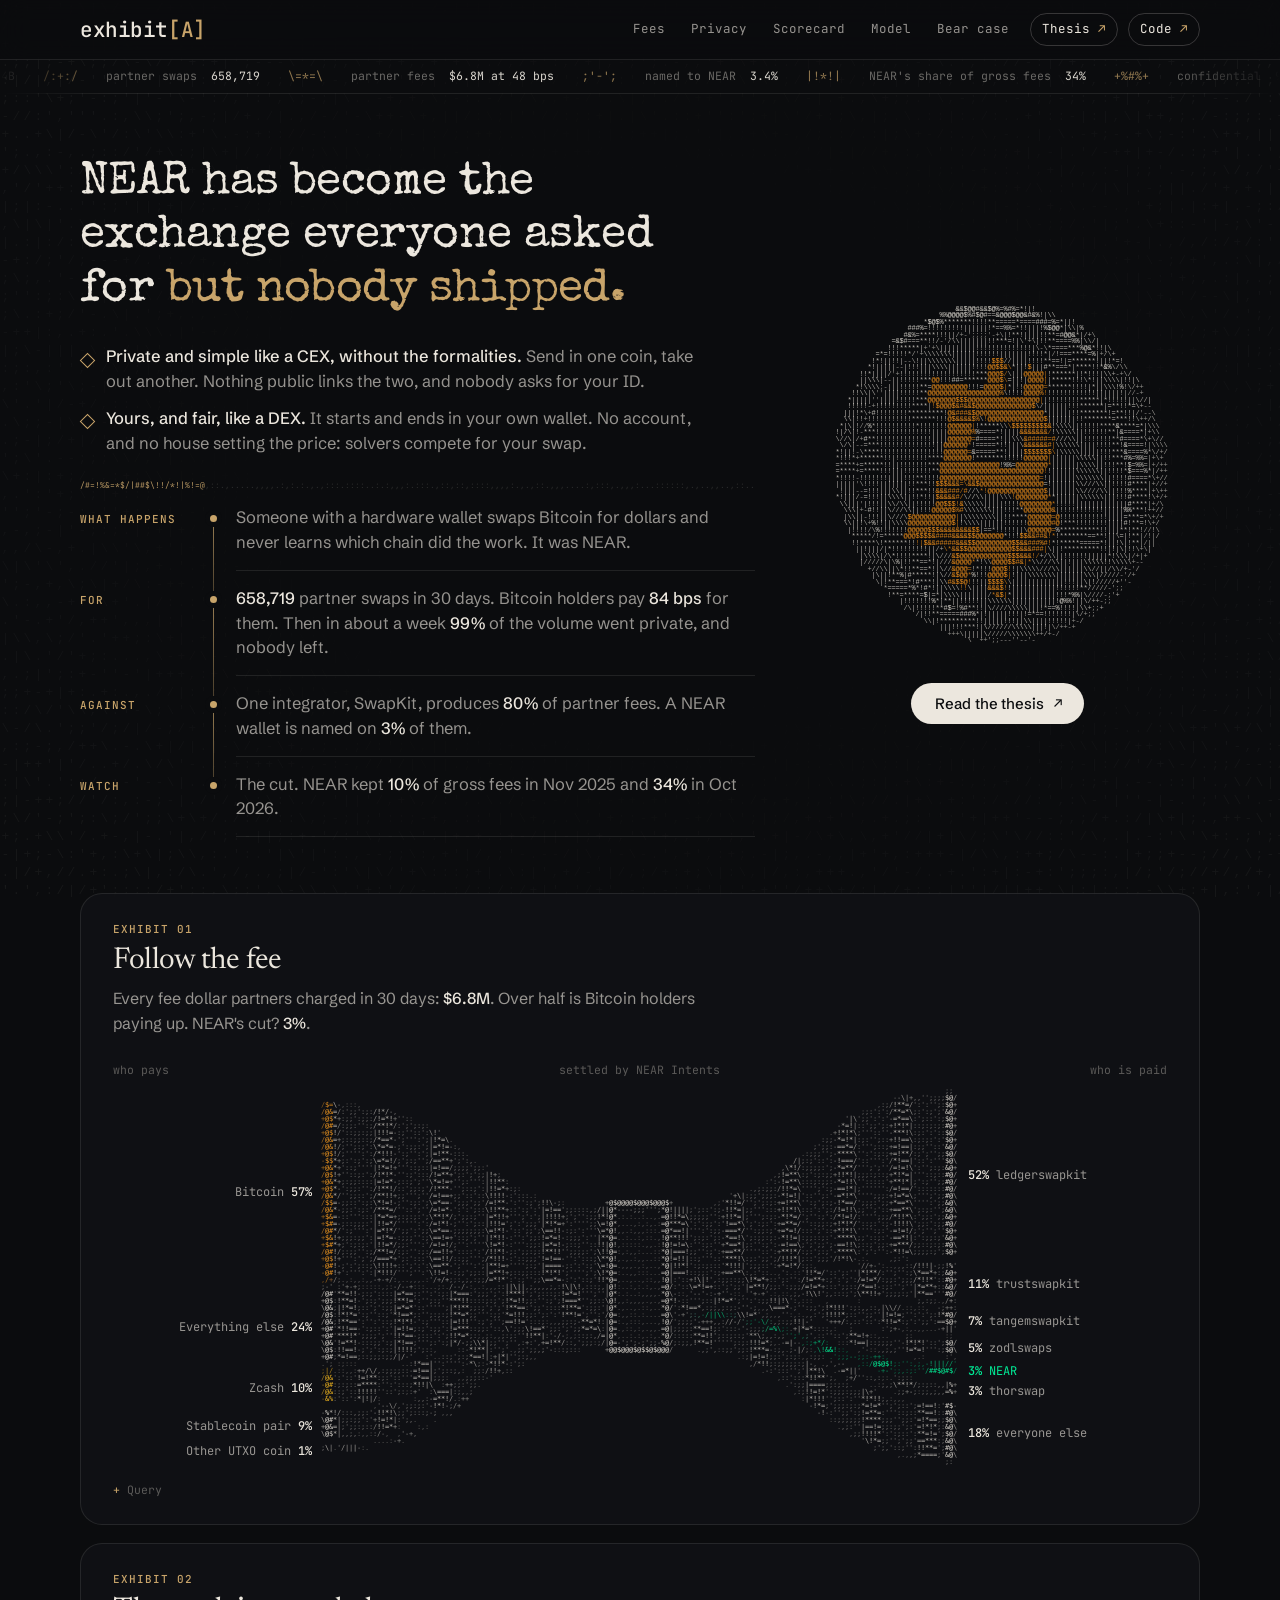
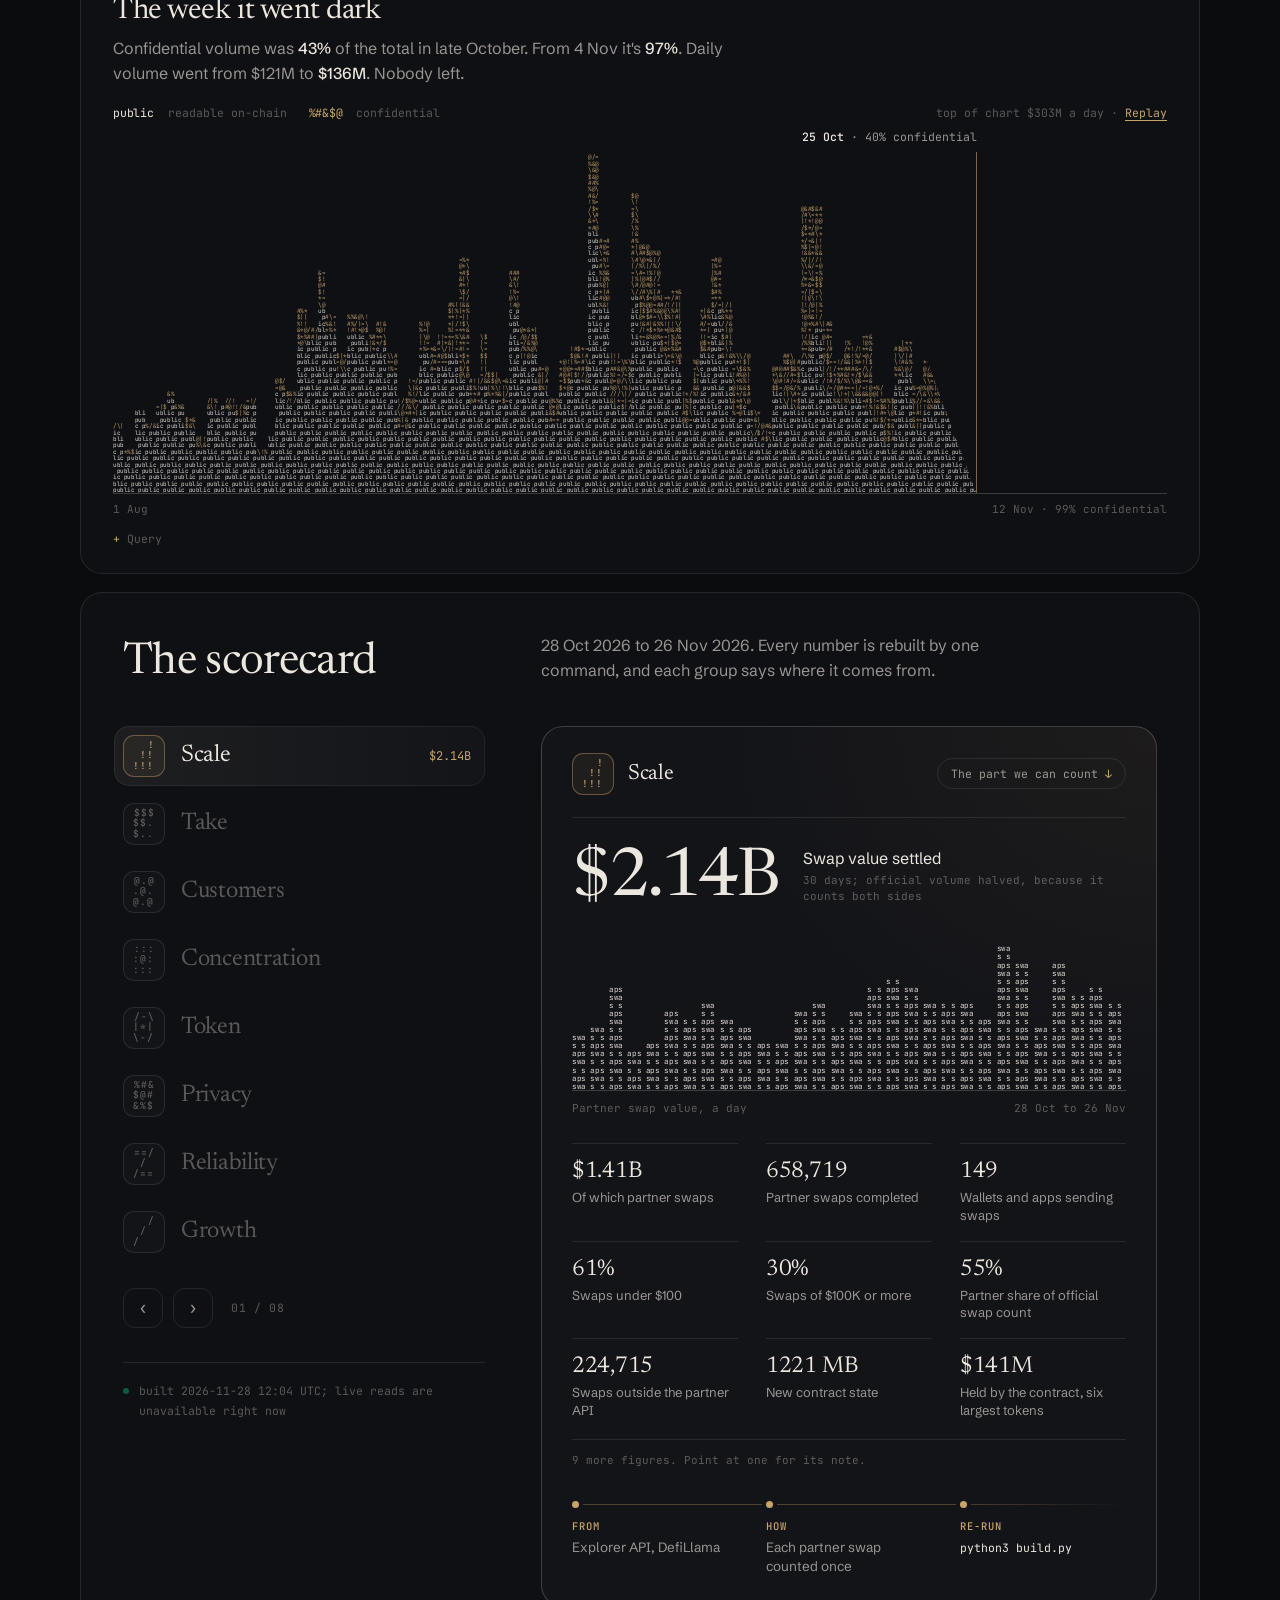
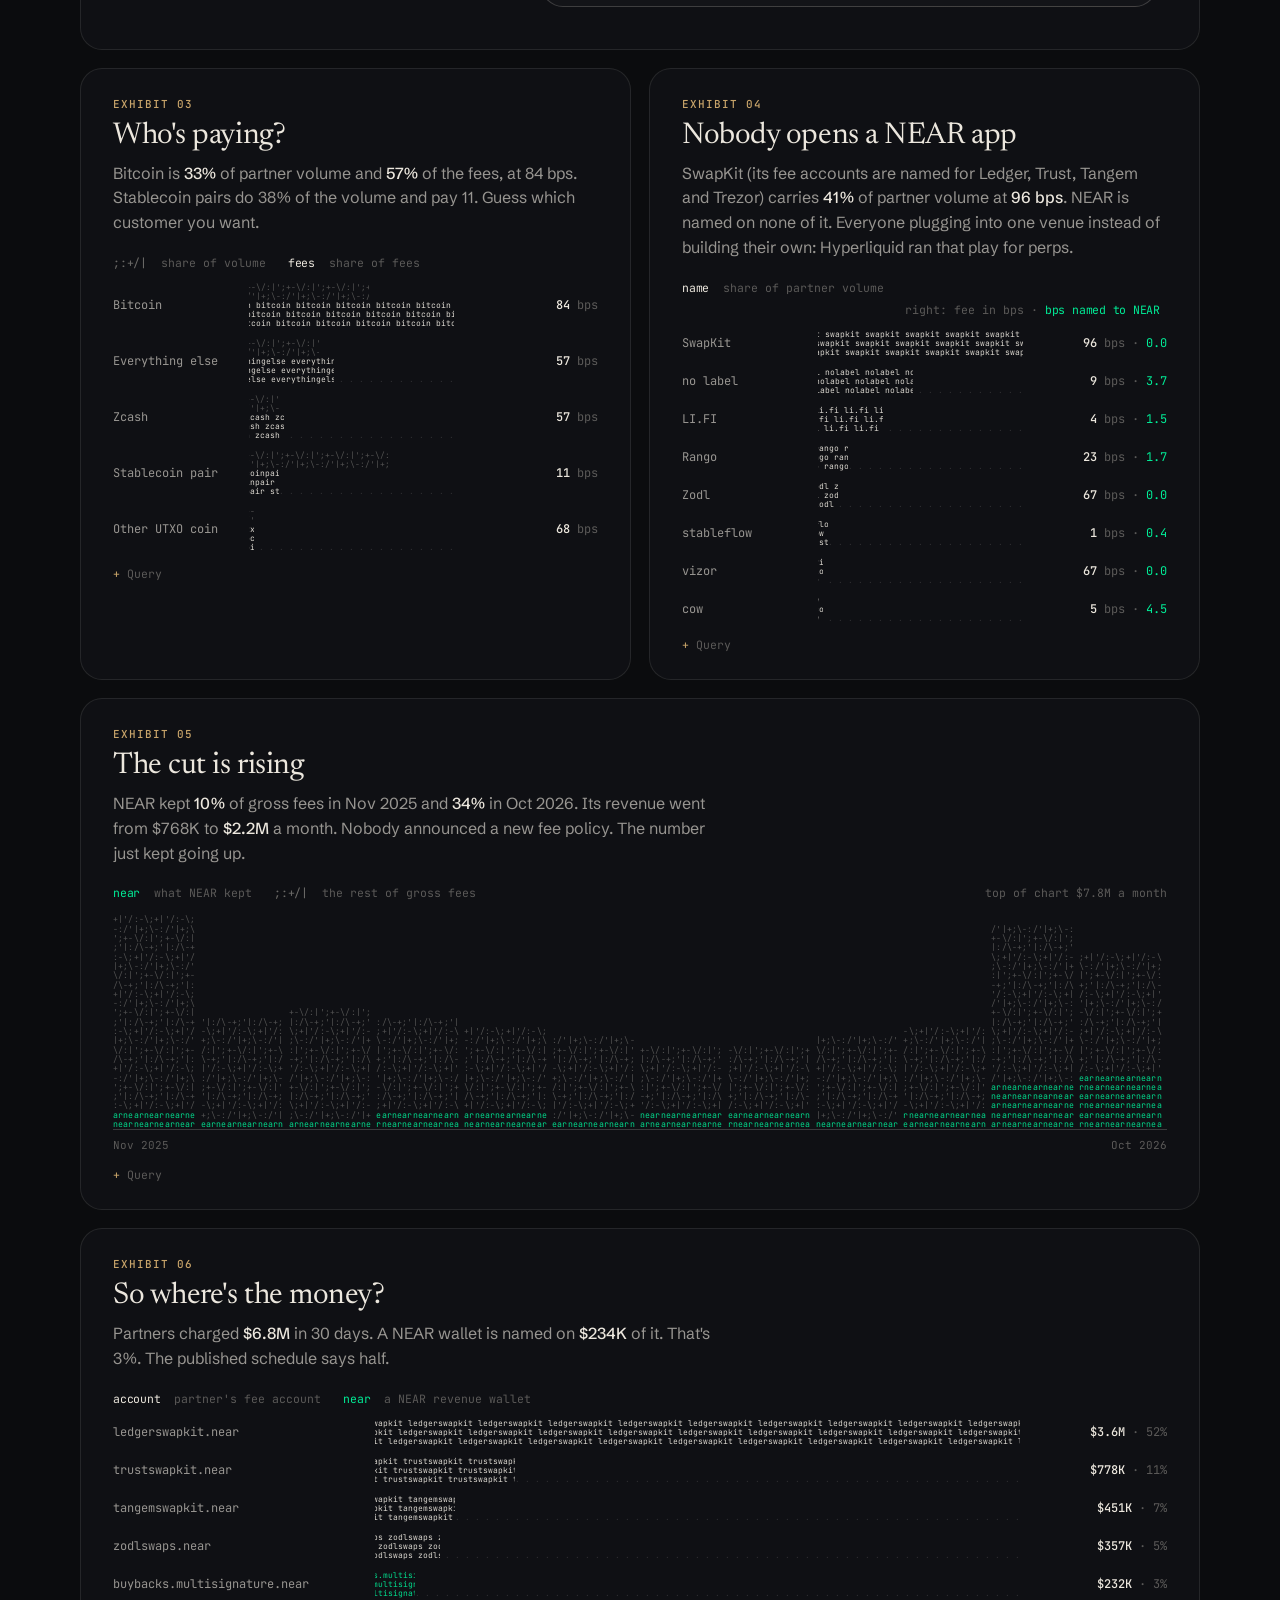
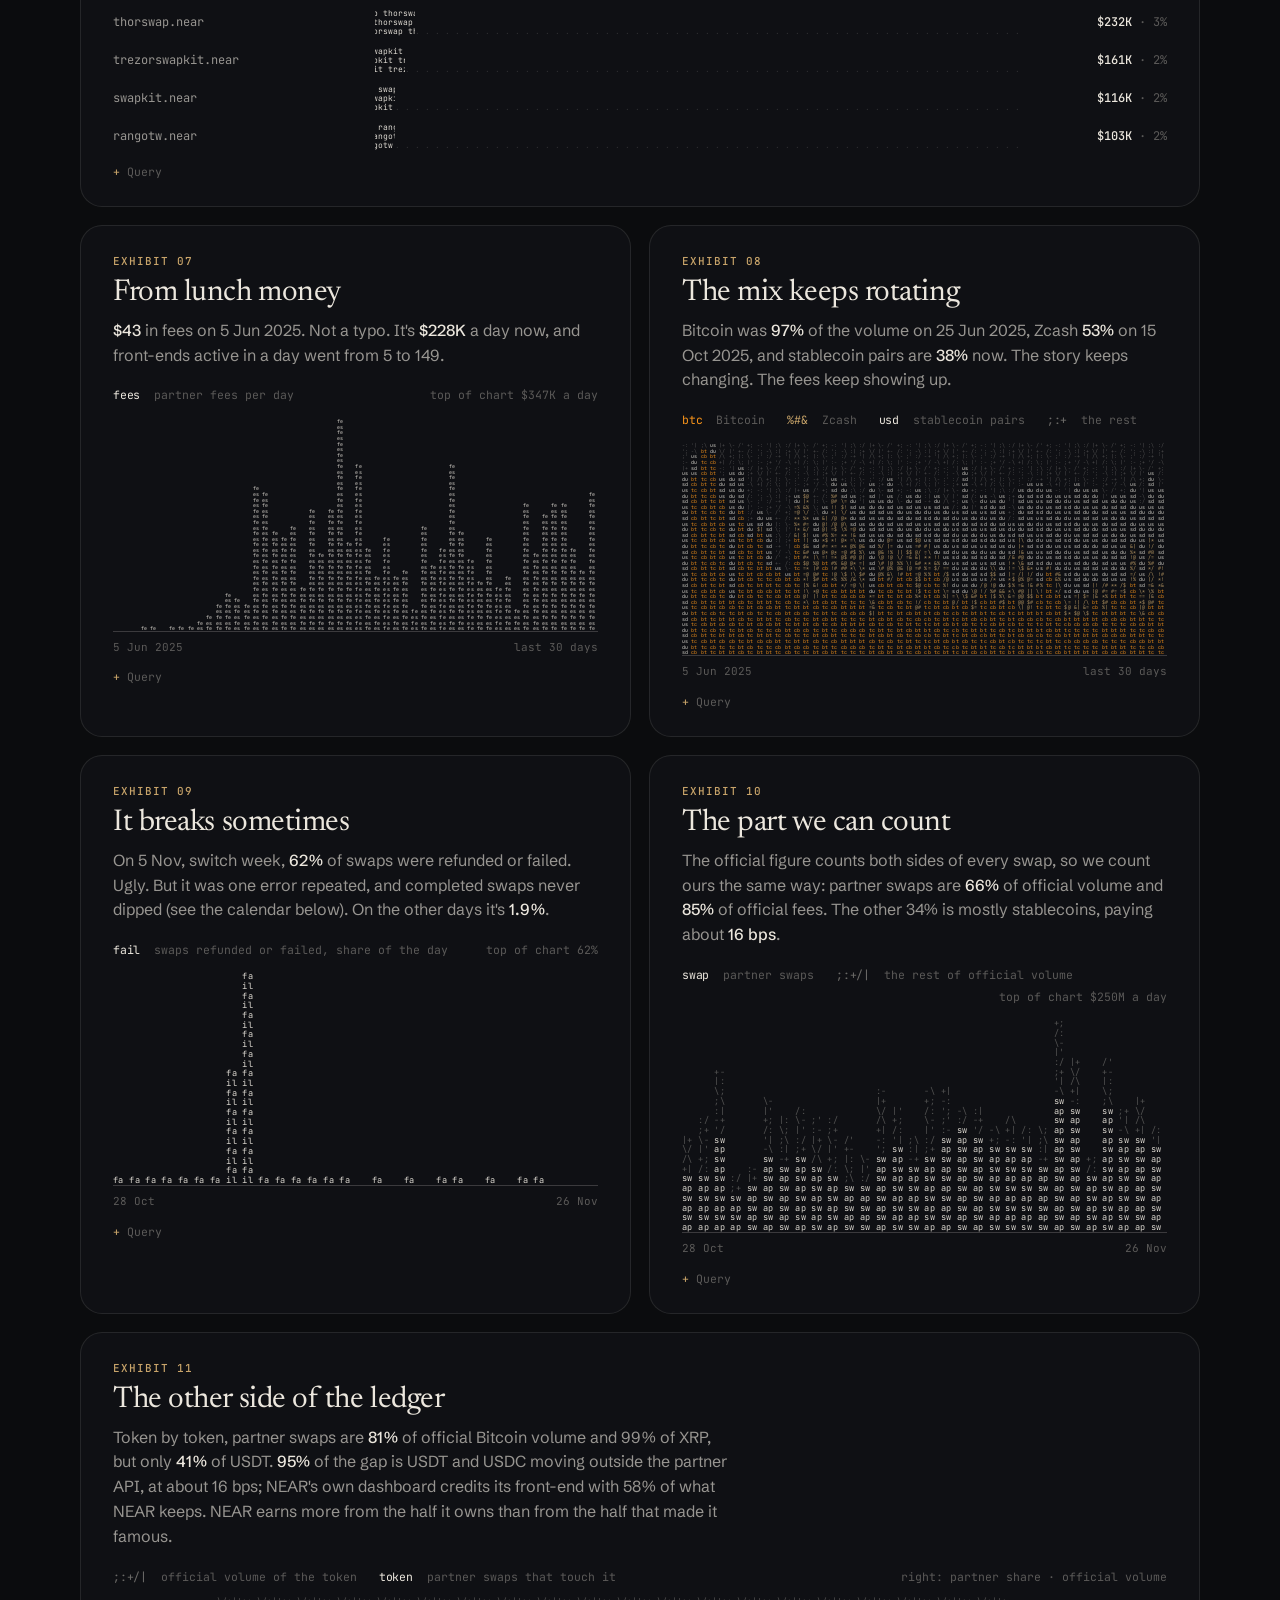
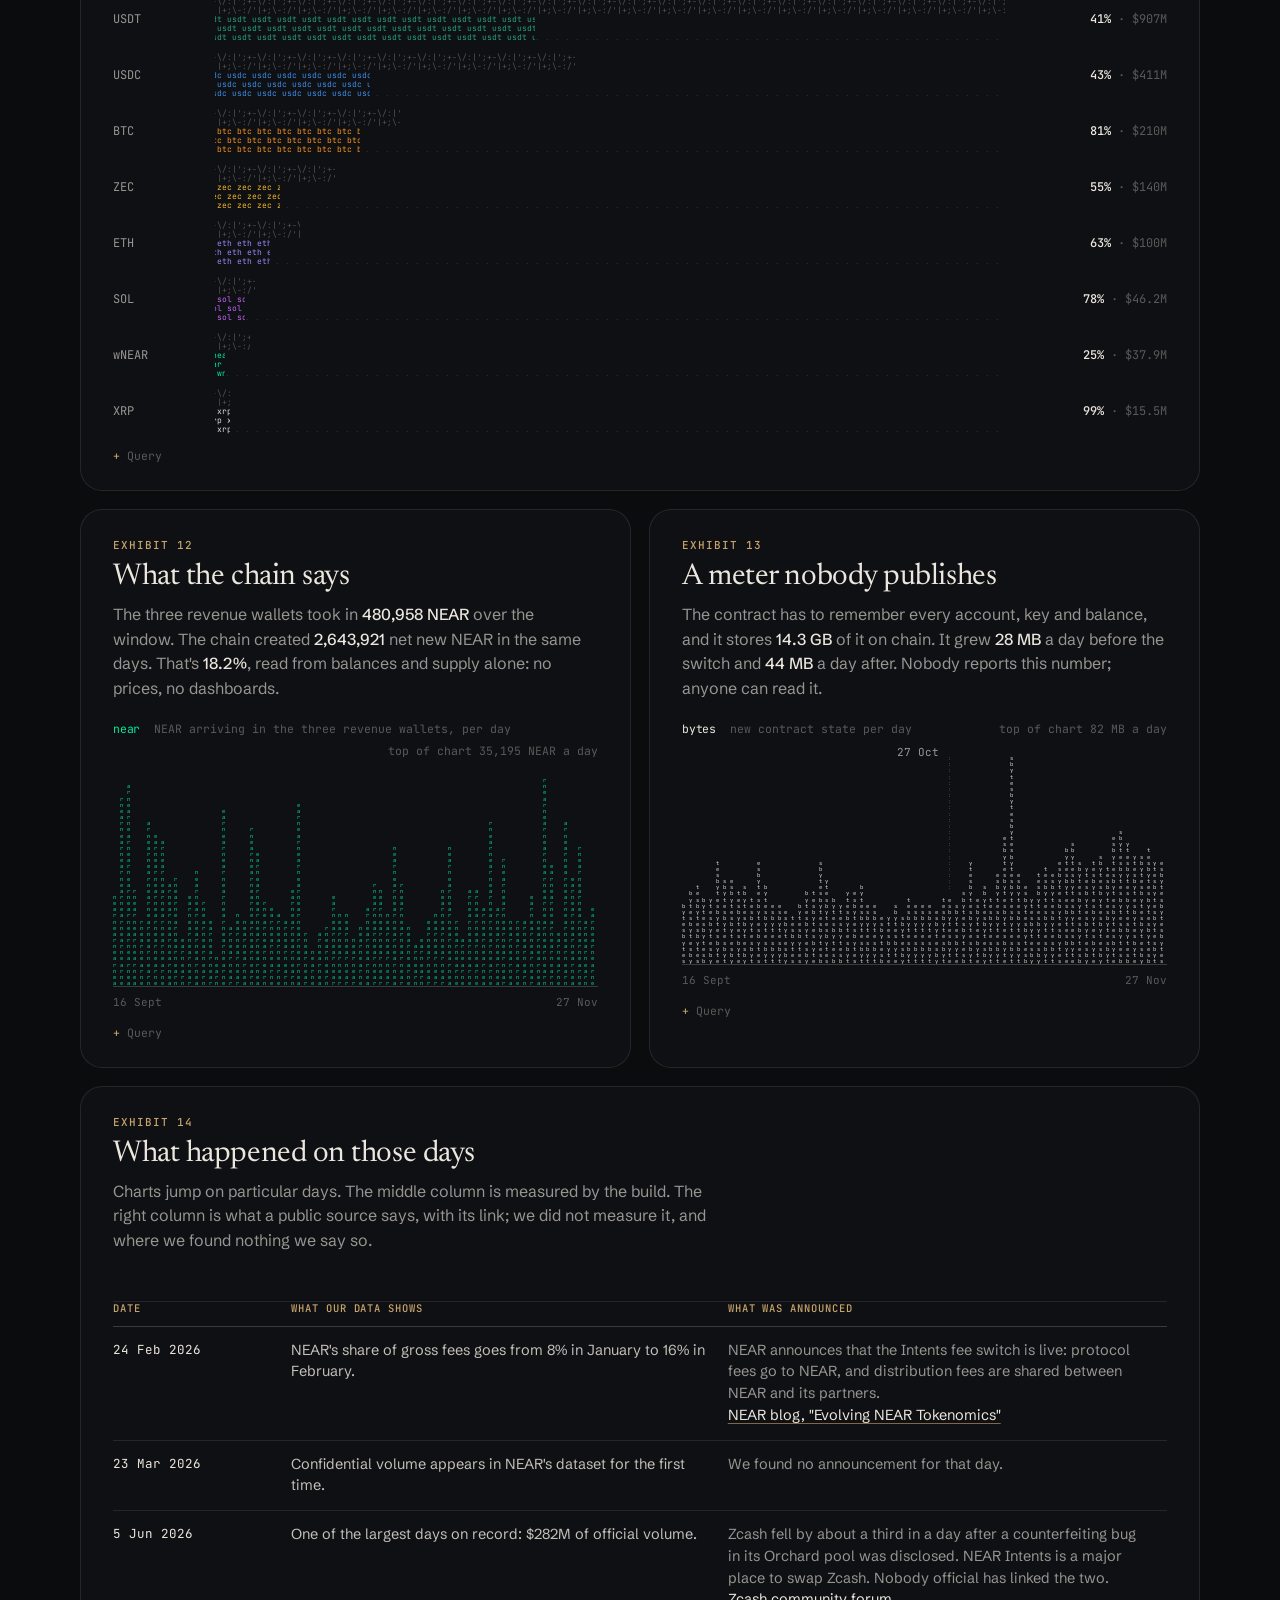
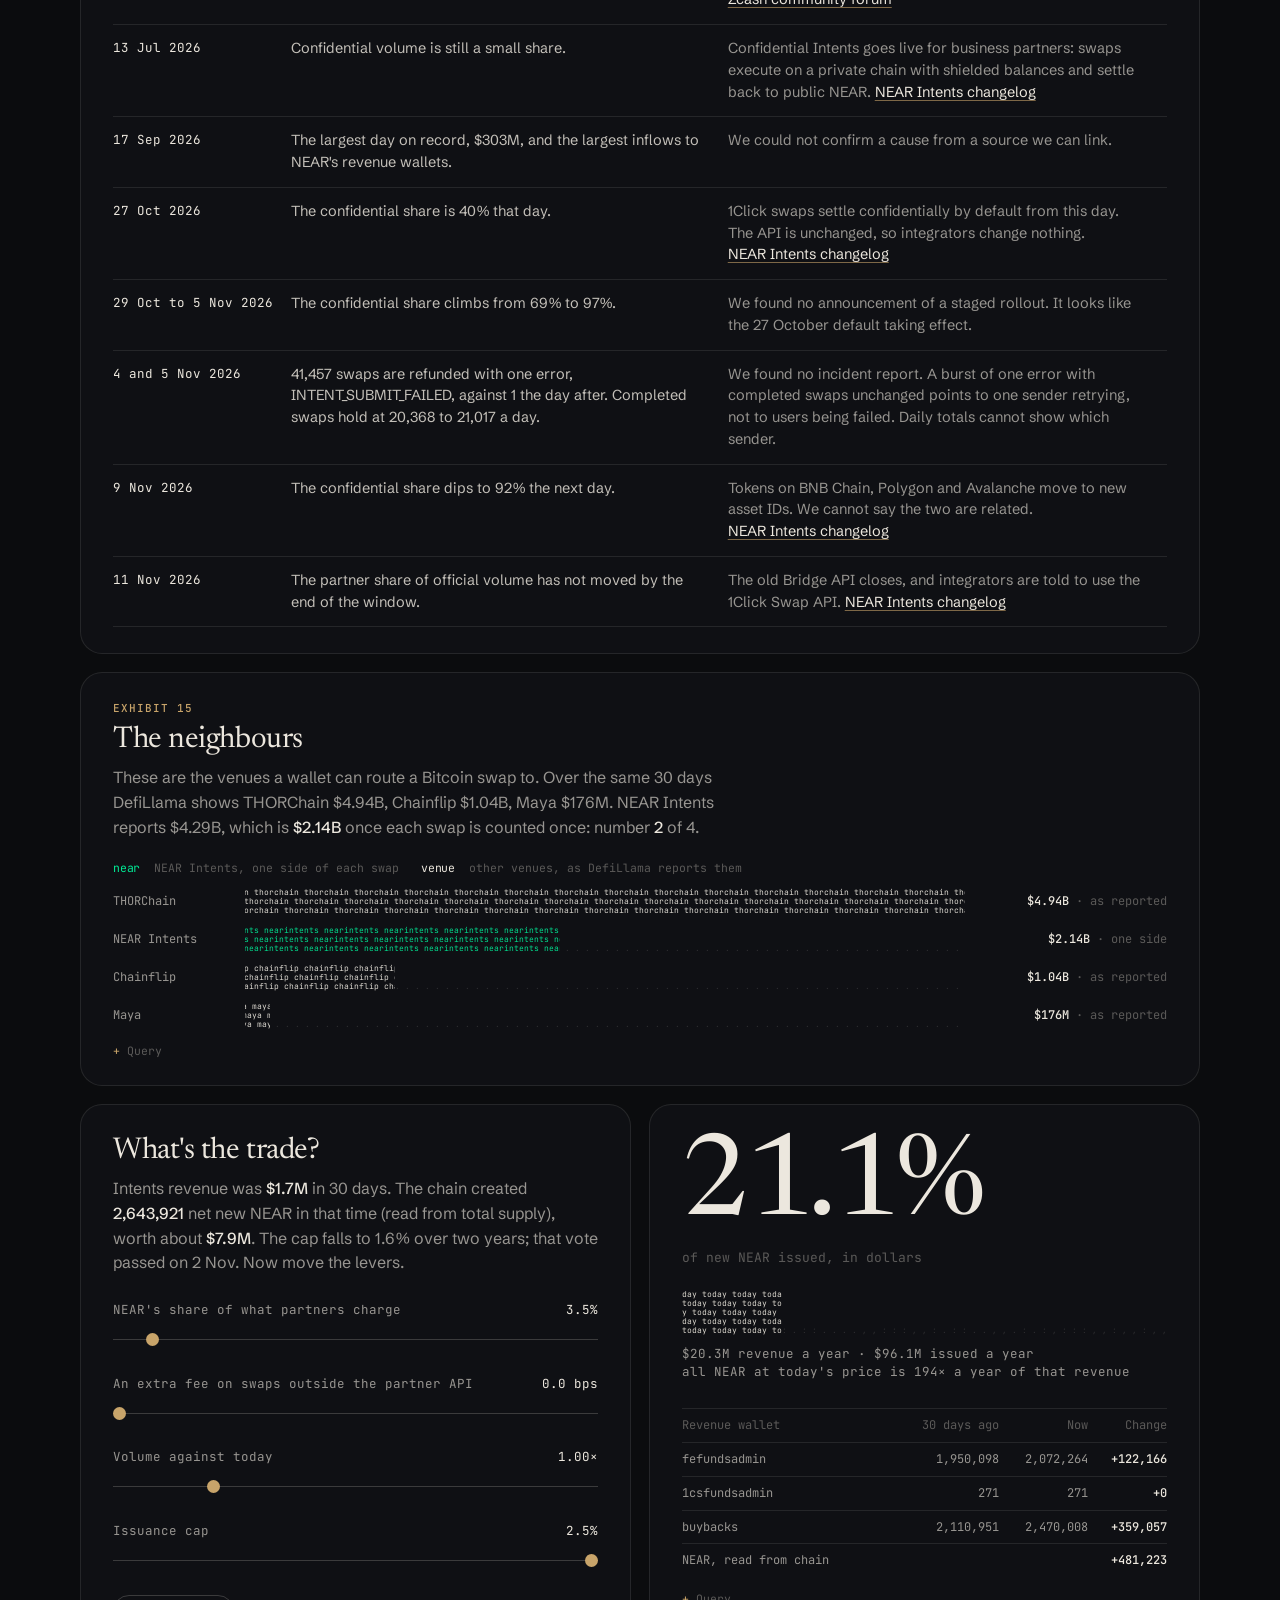
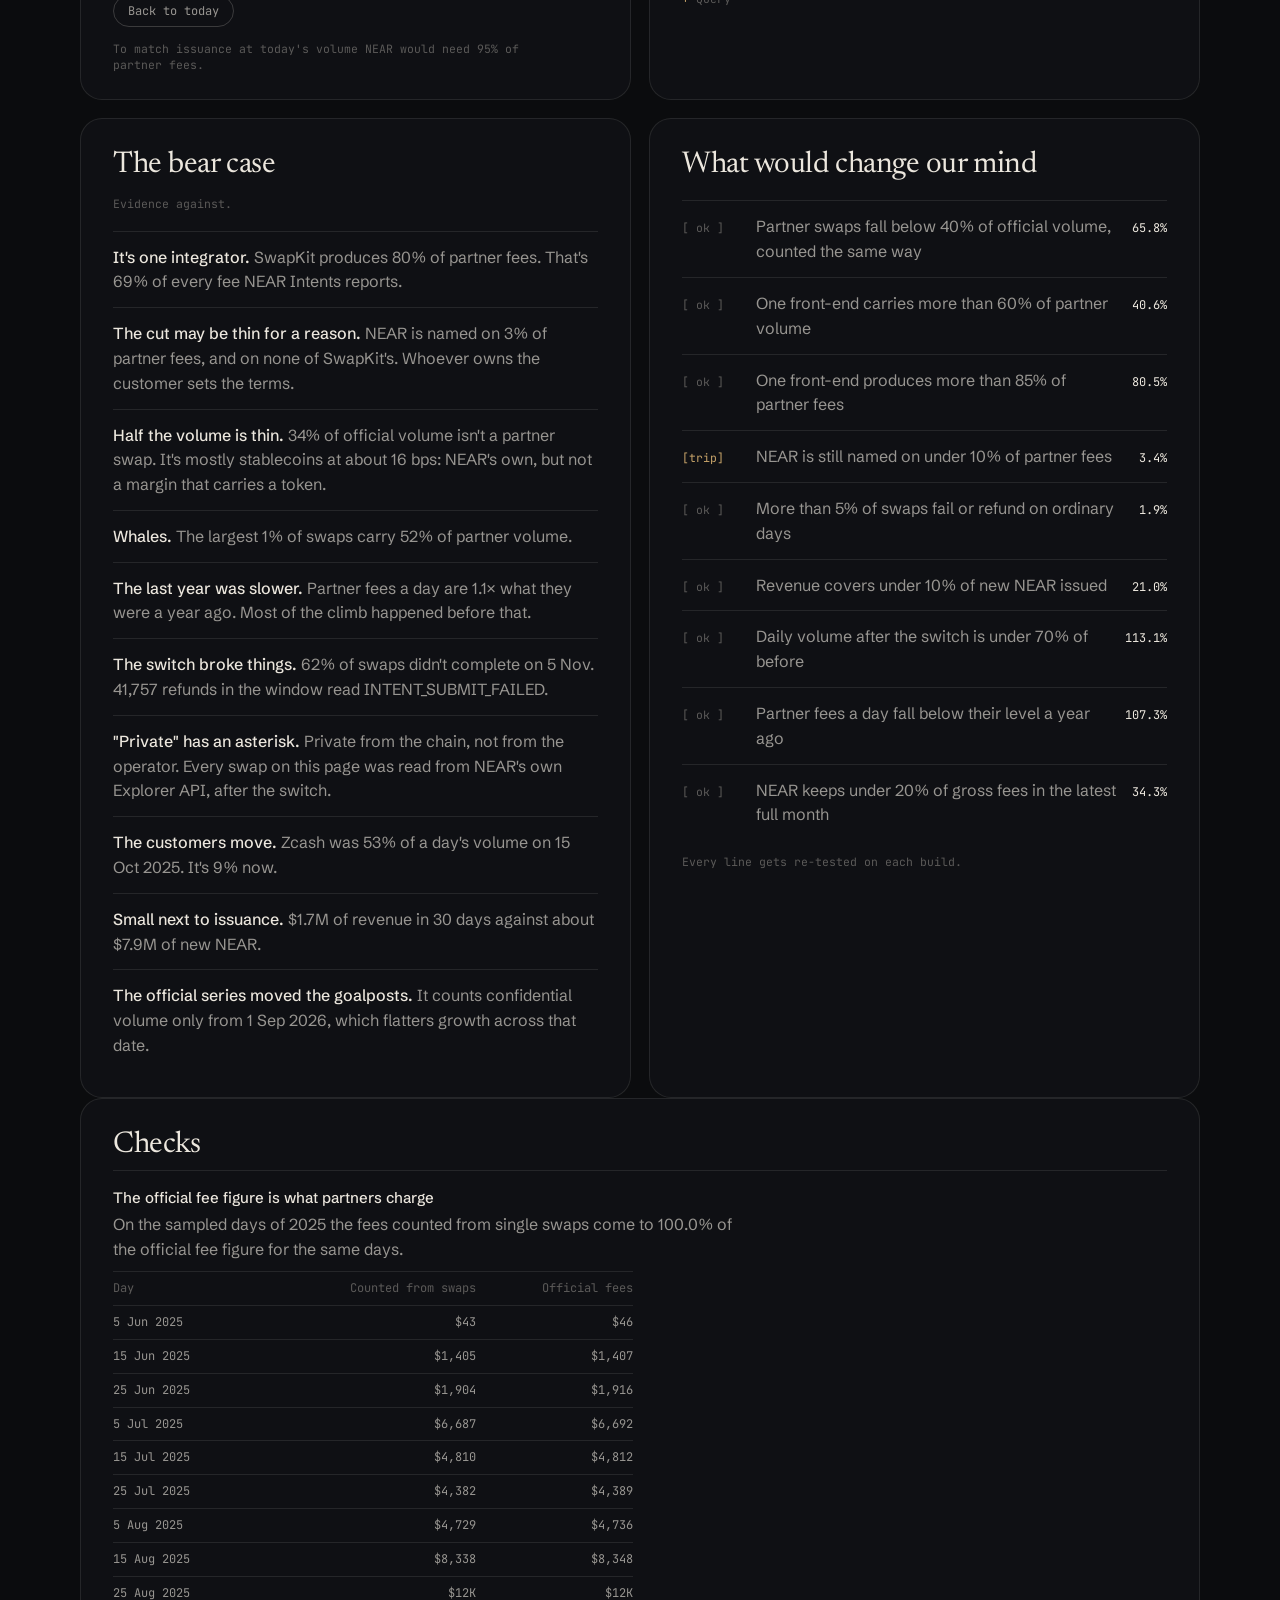
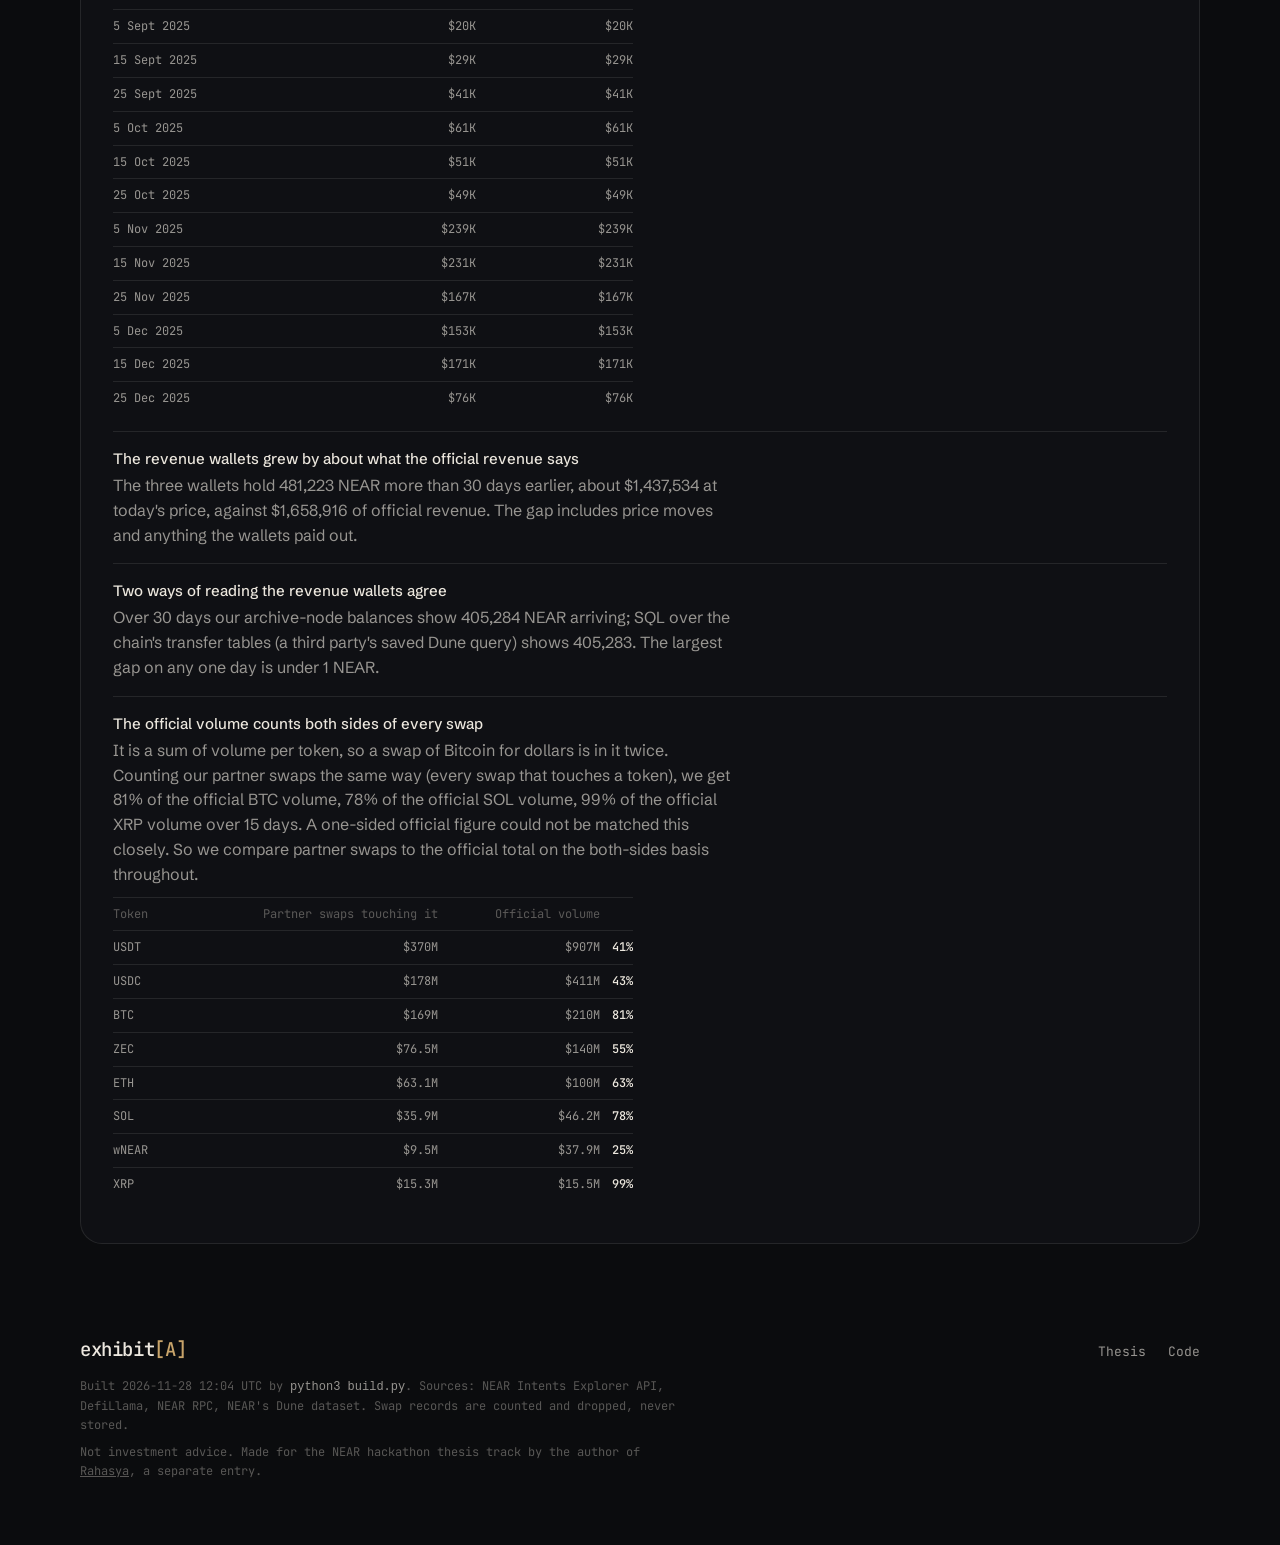
<file: docs/index.html>
<!doctype html>
<html lang="en">
<head>
<meta charset="utf-8">
<meta name="viewport" content="width=device-width, initial-scale=1">
<title>exhibit[A]: the exchange everyone asked for</title>
<meta name="description" content="A long-term thesis on NEAR, tested against every partner swap of the last 30 days. Every chart can be rebuilt with one command.">
<link rel="icon" href="icon.svg" type="image/svg+xml">
<link rel="preconnect" href="https://fonts.googleapis.com">
<link rel="preconnect" href="https://fonts.gstatic.com" crossorigin>
<link href="https://fonts.googleapis.com/css2?family=JetBrains+Mono:wght@400;500&family=Special+Elite&family=Newsreader:ital,opsz,wght@0,6..72,400;0,6..72,500;1,6..72,400;1,6..72,500&family=Schibsted+Grotesk:wght@400;500&display=swap" rel="stylesheet">
<link rel="stylesheet" href="style.css">
</head>
<body>
<canvas id="field" aria-hidden="true"></canvas>

<header class="masthead" id="top">
  <a class="lockup" href="#top" aria-label="Exhibit A"><span class="bracket" aria-hidden="true">exhibit<em>[A]</em></span></a>
  <nav>
    <a class="in" href="#flow">Fees</a>
    <a class="in" href="#dark">Privacy</a>
    <a class="in" href="#score">Scorecard</a>
    <a class="in" href="#model">Model</a>
    <a class="in" href="#against">Bear case</a>
    <a class="out" href="thesis.html">Thesis</a>
    <a class="out" href="https://github.com/0xyuji/exhibit-a">Code</a>
  </nav>
</header>
<div class="tape" aria-hidden="true"><canvas></canvas></div>

<main>
  <section class="hero">
    <div class="heroGrid">
      <div class="brief">
        <h1>NEAR has become the exchange everyone asked for <span>but nobody shipped.</span></h1>
        <ul class="pitch">
          <li><b>Private and simple like a CEX, without the formalities.</b> Send in one coin, take out another. Nothing public links the two, and nobody asks for your ID.</li>
          <li><b>Yours, and fair, like a DEX.</b> It starts and ends in your own wallet. No account, and no house setting the price: solvers compete for your swap.</li>
        </ul>
        <canvas class="rule" aria-hidden="true"></canvas>
        <dl class="terms">
          <div style="--i:0"><dt>What happens</dt><dd data-f="briefWhat"></dd></div>
          <div style="--i:1"><dt>For</dt><dd data-f="briefFor"></dd></div>
          <div style="--i:2"><dt>Against</dt><dd data-f="briefAgainst"></dd></div>
          <div style="--i:3"><dt>Watch</dt><dd data-f="briefWatch"></dd></div>
        </dl>
      </div>
      <div class="coin">
        <canvas id="solid" aria-hidden="true"></canvas>
        <a class="readIt" href="exhibit-a-thesis.pdf">Read the thesis</a>
      </div>
    </div>
  </section>

  <section class="gap">
    <figure class="chart" id="flow">
      <figcaption>
        <h2>Follow the fee</h2>
        <p data-f="flowLine"></p>
      </figcaption>
      <div class="flowHead"><span>who pays</span><span>settled by NEAR Intents</span><span>who is paid</span></div>
      <div class="flowBox"><canvas aria-hidden="true"></canvas><div class="flowLabels"></div></div>
      <details><summary>Query</summary><pre>GET explorer.near-intents.org/api/v0/transactions      -- every successful partner swap in the window

-- left:  fee dollars by what was swapped   (sum(amountInUsd * appFees[].fee / 10000), grouped as in "Who's paying?")
-- right: the same dollars by appFees[].recipient; the three NEAR revenue wallets are drawn in green
-- band width is proportional to dollars; code: pipeline/swaps.py</pre></details>
    </figure>
  </section>

  <section>
    <figure class="chart" id="dark">
      <figcaption>
        <h2>The week it went dark</h2>
        <p data-f="darkLine"></p>
      </figcaption>
      <div class="legend">
        <span><i class="k clear">public</i> readable on-chain</span>
        <span><i class="k cipher">%#&amp;$@</i> confidential</span>
        <span class="scale"><span data-f="darkScale"></span> · <button class="replay" type="button">Replay</button></span>
      </div>
      <div class="plot tall"><canvas aria-hidden="true"></canvas><div class="marks"></div><div class="tip"></div></div>
      <div class="axis"><span data-f="darkFrom"></span><span data-f="darkTo"></span></div>
      <details><summary>Query</summary><pre>-- NEAR's own saved query: <a href="https://dune.com/queries/5179085">dune.com/queries/5179085</a> (dataset dune.near.dataset_near_intents_metrics)
select date_at,
       sum(case when source_type = 'public'       then cast(volume_amount_usd as double) end) as public_volume_usd,
       sum(case when source_type = 'confidential' then cast(volume_amount_usd as double) end) as confidential_volume_usd
from dune.near.dataset_near_intents_metrics
group by date_at

-- cross-check: api.llama.fi/summary/dexs/near-intents?dataType=dailyVolume
-- (equals public before 2026-09-01 and public + confidential from that day on)</pre></details>
    </figure>
  </section>

  <section>
    <div class="chart" id="score">
      <div class="scHead">
        <h2>The scorecard</h2>
        <p class="sub2"><span data-f="window"></span>. Every number is rebuilt by one command, and each group says where it comes from.</p>
      </div>
      <div class="scGrid">
        <div class="scSide">
          <div class="scList" role="tablist" aria-label="Groups of figures" aria-orientation="vertical"></div>
          <div class="scNav">
            <button type="button" class="scPrev" aria-label="Previous group">&#8249;</button>
            <button type="button" class="scNext" aria-label="Next group">&#8250;</button>
            <span class="scCount"></span>
          </div>
          <div class="live" id="live" aria-live="polite"><span class="dot"></span><span id="liveText">reading the chain…</span></div>
        </div>
        <div class="scPanel" id="scPanel" role="tabpanel">
          <header>
            <pre class="scTile" aria-hidden="true"></pre>
            <h3></h3>
            <a class="scOut" href="#"></a>
          </header>
          <div class="scLead"><b></b><div><span></span><small></small></div></div>
          <div class="scTrace">
            <canvas aria-hidden="true"></canvas>
            <div class="scSplit"></div>
          </div>
          <p class="scCap"><span></span><span></span></p>
          <dl class="scCells"></dl>
          <p class="scNote" aria-live="polite"></p>
          <ol class="scTrail"></ol>
        </div>
      </div>
    </div>
  </section>

  <section class="pair">
    <figure class="chart" id="kinds">
      <figcaption>
        <h2>Who's paying?</h2>
        <p data-f="kindsLine"></p>
      </figcaption>
      <div class="legend"><span><i class="k ghost">;:+/|</i> share of volume</span><span><i class="k clear">fees</i> share of fees</span></div>
      <div class="bars"></div>
      <details><summary>Query</summary><pre>GET explorer.near-intents.org/api/v0/transactions
    ?statuses=SUCCESS,REFUNDED,FAILED&amp;numberOfTransactions=1000
    &amp;startTimestampUnix={day start}&amp;endTimestampUnix={cursor}     -- paged back through each day

-- per successful swap:  fee = amountInUsd * sum(appFees[].fee) / 10000
-- group: both sides in {USDC, USDT, DAI} -> stablecoin pair; else touches BTC -> Bitcoin;
--        else ZEC -> Zcash; else LTC / DOGE / BCH -> other UTXO coin; else everything else
-- code: pipeline/swaps.py</pre></details>
    </figure>

    <figure class="chart" id="fronts">
      <figcaption>
        <h2>Nobody opens a NEAR app</h2>
        <p data-f="frontsLine"></p>
      </figcaption>
      <div class="legend"><span><i class="k clear">name</i> share of partner volume</span><span class="scale">right: fee in bps · <i class="k near">bps named to NEAR</i></span></div>
      <div class="bars"></div>
      <details><summary>Query</summary><pre>-- same swap records as "Who's paying?", grouped by the referral field
-- fee charged   = sum(amountInUsd * appFees[].fee / 10000) / sum(amountInUsd)
-- named to NEAR = the part whose appFees[].recipient is one of
--   buybacks.multisignature.near, fefundsadmin.sputnik-dao.near, 1csfundsadmin.sputnik-dao.near</pre></details>
    </figure>
  </section>

  <section>
    <figure class="chart" id="monthly">
      <figcaption>
        <h2>The cut is rising</h2>
        <p data-f="monthlyLine"></p>
      </figcaption>
      <div class="legend"><span><i class="k near">near</i> what NEAR kept</span><span><i class="k ghost">;:+/|</i> the rest of gross fees</span><span class="scale" data-f="monthlyScale"></span></div>
      <div class="plot"><canvas aria-hidden="true"></canvas><div class="tip"></div></div>
      <div class="axis"><span data-f="monthlyFrom"></span><span data-f="monthlyTo"></span></div>
      <details><summary>Query</summary><pre>GET api.llama.fi/summary/fees/near-intents?dataType=dailyFees       -- gross fees, per day
GET api.llama.fi/summary/fees/near-intents?dataType=dailyRevenue    -- NEAR/wNEAR swept into its revenue wallets, per day
-- summed by calendar month; share kept = revenue / fees. Full months only.
-- DefiLlama builds both from NEAR's Dune datasets and the three revenue wallets (see "What the chain says").</pre></details>
    </figure>
  </section>

  <section>
    <figure class="chart" id="recipients">
      <figcaption>
        <h2>So where's the money?</h2>
        <p data-f="recipientsLine"></p>
      </figcaption>
      <div class="legend"><span><i class="k clear">account</i> partner's fee account</span><span><i class="k near">near</i> a NEAR revenue wallet</span></div>
      <div class="bars"></div>
      <details><summary>Query</summary><pre>-- same swap records, grouped by appFees[].recipient
-- dollars = sum(amountInUsd * fee / 10000) per recipient, successful swaps only</pre></details>
    </figure>
  </section>

  <section class="pair">
    <figure class="chart" id="growth">
      <figcaption>
        <h2>From lunch money</h2>
        <p data-f="growthLine"></p>
      </figcaption>
      <div class="legend"><span><i class="k clear">fees</i> partner fees per day</span><span class="scale" data-f="growthScale"></span></div>
      <div class="plot"><canvas></canvas><div class="tip"></div></div>
      <div class="axis"><span data-f="growthFrom"></span><span>last 30 days</span></div>
      <details><summary>Query</summary><pre>-- three full days counted per month (the 5th, 15th and 25th), then the daily average of the window
-- same Explorer request and fee rule as "Who's paying?"</pre></details>
    </figure>

    <figure class="chart" id="mix">
      <figcaption>
        <h2>The mix keeps rotating</h2>
        <p data-f="mixLine"></p>
      </figcaption>
      <div class="legend"><span><i class="k btc">btc</i> Bitcoin</span><span><i class="k cipher">%#&amp;</i> Zcash</span><span><i class="k clear">usd</i> stablecoin pairs</span><span><i class="k ghost">;:+</i> the rest</span></div>
      <div class="plot"><canvas></canvas><div class="tip"></div></div>
      <div class="axis"><span data-f="growthFrom"></span><span>last 30 days</span></div>
      <details><summary>Query</summary><pre>-- share of each day's partner volume by group (groups as in "Who's paying?")
-- three sampled days per month, so the path between them is not shown</pre></details>
    </figure>
  </section>

  <section class="pair">
    <figure class="chart" id="broken">
      <figcaption>
        <h2>It breaks sometimes</h2>
        <p data-f="brokenLine"></p>
      </figcaption>
      <div class="legend"><span><i class="k clear">fail</i> swaps refunded or failed, share of the day</span><span class="scale" data-f="brokenScale"></span></div>
      <div class="plot"><canvas></canvas><div class="tip"></div></div>
      <div class="axis"><span data-f="winFrom"></span><span data-f="winTo"></span></div>
      <details><summary>Query</summary><pre>-- same Explorer request; per day:
-- (count(status = REFUNDED) + count(status = FAILED)) / count(*)</pre></details>
    </figure>

    <figure class="chart" id="share">
      <figcaption>
        <h2>The part we can count</h2>
        <p data-f="shareLine"></p>
      </figcaption>
      <div class="legend"><span><i class="k clear">swap</i> partner swaps</span><span><i class="k ghost">;:+/|</i> the rest of official volume</span><span class="scale" data-f="shareScale"></span></div>
      <div class="plot"><canvas></canvas><div class="tip"></div></div>
      <div class="axis"><span data-f="winFrom"></span><span data-f="winTo"></span></div>
      <details><summary>Query</summary><pre>-- partner swaps: 2 * sum(amountInUsd) of successful swaps per day (Explorer API);
--   doubled because the official figure counts both sides of a swap
-- official:      api.llama.fi/summary/dexs/near-intents?dataType=dailyVolume
-- official swap counts, for the same check by count: <a href="https://dune.com/queries/4374089">dune.com/queries/4374089</a></pre></details>
    </figure>
  </section>

  <section>
    <figure class="chart" id="tokens">
      <figcaption>
        <h2>The other side of the ledger</h2>
        <p data-f="tokensLine"></p>
      </figcaption>
      <div class="legend"><span><i class="k ghost">;:+/|</i> official volume of the token</span><span><i class="k clear">token</i> partner swaps that touch it</span><span class="scale">right: partner share · official volume</span></div>
      <div class="bars"></div>
      <details><summary>Query</summary><pre>-- official, per token and day: NEAR's saved query <a href="https://dune.com/queries/5157527">dune.com/queries/5157527</a>
select date_at, symbol, sum(cast(volume_amount_usd as double)) as volume_usd
from dune.near.dataset_near_intents_metrics
group by date_at, symbol

-- ours: sum(amountInUsd) of successful partner swaps whose origin or destination asset is the token
-- (Explorer API, pipeline/swaps.py). Both count a swap once for each of its two tokens.</pre></details>
    </figure>
  </section>

  <section class="pair" id="chain">
    <figure class="chart" id="inflow">
      <figcaption>
        <h2>What the chain says</h2>
        <p data-f="inflowLine"></p>
      </figcaption>
      <div class="legend"><span><i class="k near">near</i> NEAR arriving in the three revenue wallets, per day</span><span class="scale" data-f="inflowScale"></span></div>
      <div class="plot"><canvas aria-hidden="true"></canvas><div class="tip"></div></div>
      <div class="axis"><span data-f="chainFrom"></span><span data-f="chainTo"></span></div>
      <details><summary>Query</summary><pre>-- NEAR archival RPC, no key. For the last block of each UTC day:
query { request_type: "view_account", block_id: &lt;block&gt;, account_id: &lt;wallet&gt; }   -- three wallets
block { block_id: &lt;block&gt; }.header.total_supply                                  -- net new NEAR per day

-- wallets: fefundsadmin.sputnik-dao.near, 1csfundsadmin.sputnik-dao.near, buybacks.multisignature.near
-- code: pipeline/history.py      the same thing in SQL: <a href="https://dune.com/queries/6740088">dune.com/queries/6740088</a> (a third party's)</pre></details>
    </figure>

    <figure class="chart" id="state">
      <figcaption>
        <h2>A meter nobody publishes</h2>
        <p data-f="stateLine"></p>
      </figcaption>
      <div class="legend"><span><i class="k clear">bytes</i> new contract state per day</span><span class="scale" data-f="stateScale"></span></div>
      <div class="plot"><canvas aria-hidden="true"></canvas><div class="marks"></div><div class="tip"></div></div>
      <div class="axis"><span data-f="chainFrom"></span><span data-f="chainTo"></span></div>
      <details><summary>Query</summary><pre>-- NEAR archival RPC, no key. For the last block of each UTC day:
query { request_type: "view_account", block_id: &lt;block&gt;, account_id: "intents.near" }.storage_usage

-- the day's growth in bytes the contract stores: new accounts, keys, balances and intents
-- code: pipeline/history.py</pre></details>
    </figure>
  </section>

  <section>
    <figure class="chart" id="calendar">
      <figcaption>
        <h2>What happened on those days</h2>
        <p>Charts jump on particular days. The middle column is measured by the build. The right column is what a public source says, with its link; we did not measure it, and where we found nothing we say so.</p>
      </figcaption>
      <div class="tableBox"><table>
        <thead><tr><th>Date</th><th>What our data shows</th><th>What was announced</th></tr></thead>
        <tbody></tbody>
      </table></div>
    </figure>
  </section>

  <section>
    <figure class="chart" id="peers">
      <figcaption>
        <h2>The neighbours</h2>
        <p data-f="peersLine"></p>
      </figcaption>
      <div class="legend"><span><i class="k near">near</i> NEAR Intents, one side of each swap</span><span><i class="k clear">venue</i> other venues, as DefiLlama reports them</span></div>
      <div class="bars"></div>
      <details><summary>Query</summary><pre>GET api.llama.fi/summary/dexs/{thorchain-dex, chainflip-amm, maya-protocol, near-intents}?dataType=dailyVolume
-- summed over the same days. NEAR Intents is halved, because its figure counts both sides of a swap
-- (see "The other side of the ledger"). The others are shown as reported; we did not audit their basis.</pre></details>
    </figure>
  </section>

  <section id="model" class="model">
    <div class="modelText">
      <h2>What's the trade?</h2>
      <p data-f="modelLine"></p>
      <label>NEAR's share of what partners charge <output id="cutOut"></output>
        <input id="cut" type="range" min="0" max="50" step="0.5"></label>
      <label>An extra fee on swaps outside the partner API <output id="restOut"></output>
        <input id="rest" type="range" min="0" max="10" step="0.5" value="0"></label>
      <label>Volume against today <output id="growOut"></output>
        <input id="grow" type="range" min="0.25" max="4" step="0.25" value="1"></label>
      <label>Issuance cap <output id="capOut"></output>
        <input id="cap" type="range" min="1.6" max="2.5" step="0.1" value="2.5"></label>
      <button id="reset" type="button">Back to today</button>
      <p class="note" data-f="evenLine"></p>
    </div>
    <div class="modelOut">
      <p class="big"><span id="covered"></span><small>of new NEAR issued, in dollars</small></p>
      <div class="meter"><canvas></canvas></div>
      <p class="sub"><span id="revYear"></span> revenue a year · <span id="issYear"></span> issued a year<br>all NEAR at today's price is <span id="multiple"></span> a year of that revenue</p>
      <table id="wallets"></table>
      <details><summary>Query</summary><pre>revenue  = (revenue_now - cut_now * partner_fees) * growth
         + cut * partner_fees * growth
         + rest_bps / 10000 * (official_volume / 2 - partner_volume) * growth
issuance = net new NEAR in the window * price * (cap / 2.5%)
covered  = revenue / issuance

-- run it yourself:  python3 -m pipeline.model --cut 0.5 --growth 2 --cap 0.016

-- total_supply:        RPC block(final).header.total_supply
-- max_inflation_rate:  RPC EXPERIMENTAL_protocol_config
-- revenue_now:         api.llama.fi/summary/fees/near-intents?dataType=dailyRevenue
-- wallets:             RPC view_account now and 30 days earlier (archival node)
-- code: pipeline/model.py, pipeline/chain.py</pre></details>
    </div>
  </section>

  <section id="against" class="pair text">
    <div>
      <h2>The bear case</h2>
      <p class="note">Evidence against.</p>
      <ul id="againstList"></ul>
    </div>
    <div>
      <h2>What would change our mind</h2>
      <ul id="wires" class="wires"></ul>
      <p class="note">Every line gets re-tested on each build.</p>
    </div>
  </section>

  <section class="text">
    <h2>Checks</h2>
    <div id="checks"></div>
  </section>
</main>

<footer>
  <p class="foot"><span class="brand bracket" aria-label="Exhibit A">exhibit<em>[A]</em></span><a href="thesis.html">Thesis</a><a href="https://github.com/0xyuji/exhibit-a">Code</a></p>
  <p>Built <span data-f="built"></span> by <code>python3 build.py</code>. Sources: NEAR Intents Explorer API, DefiLlama, NEAR RPC, NEAR's Dune dataset. Swap records are counted and dropped, never stored.</p>
  <p>Not investment advice. Made for the NEAR hackathon thesis track by the author of <a href="https://rahasya.chat">Rahasya</a>, a separate entry.</p>
</footer>

<script src="app.js" type="module"></script>
</body>
</html>
</file>
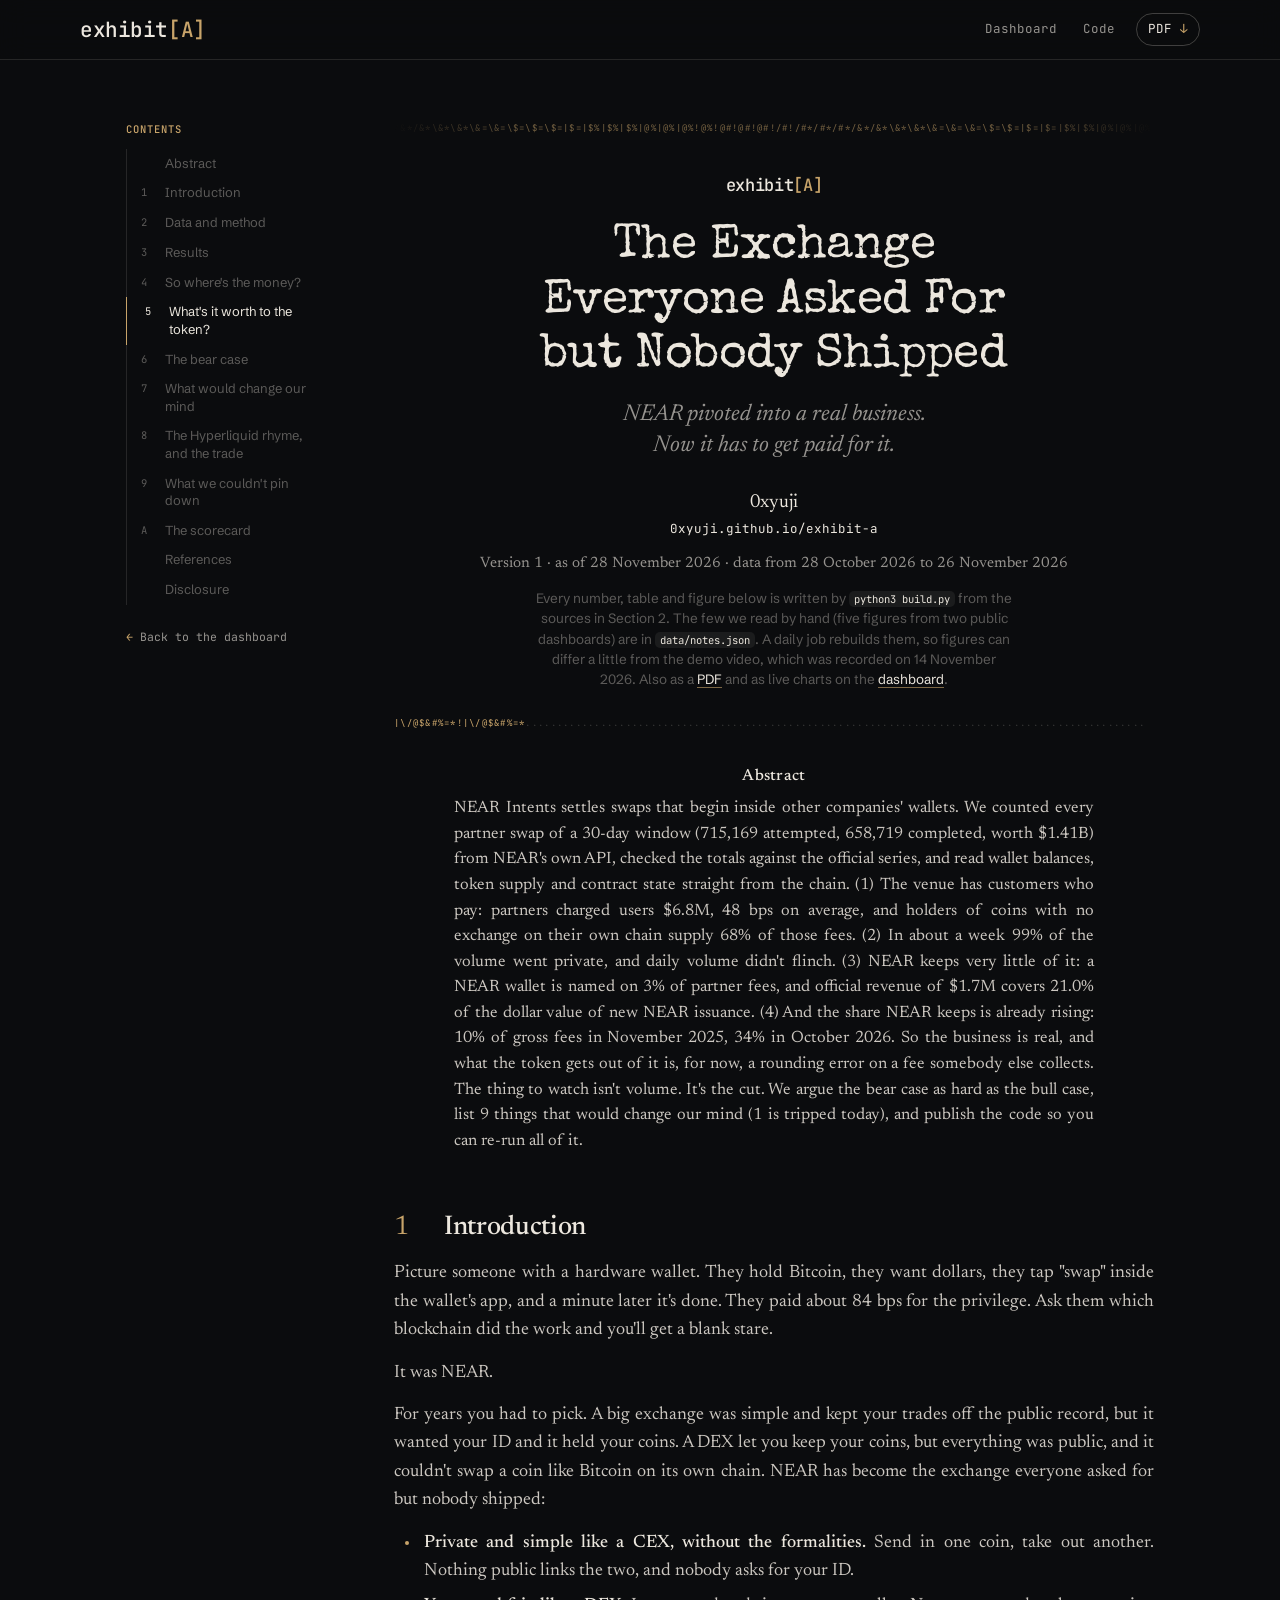
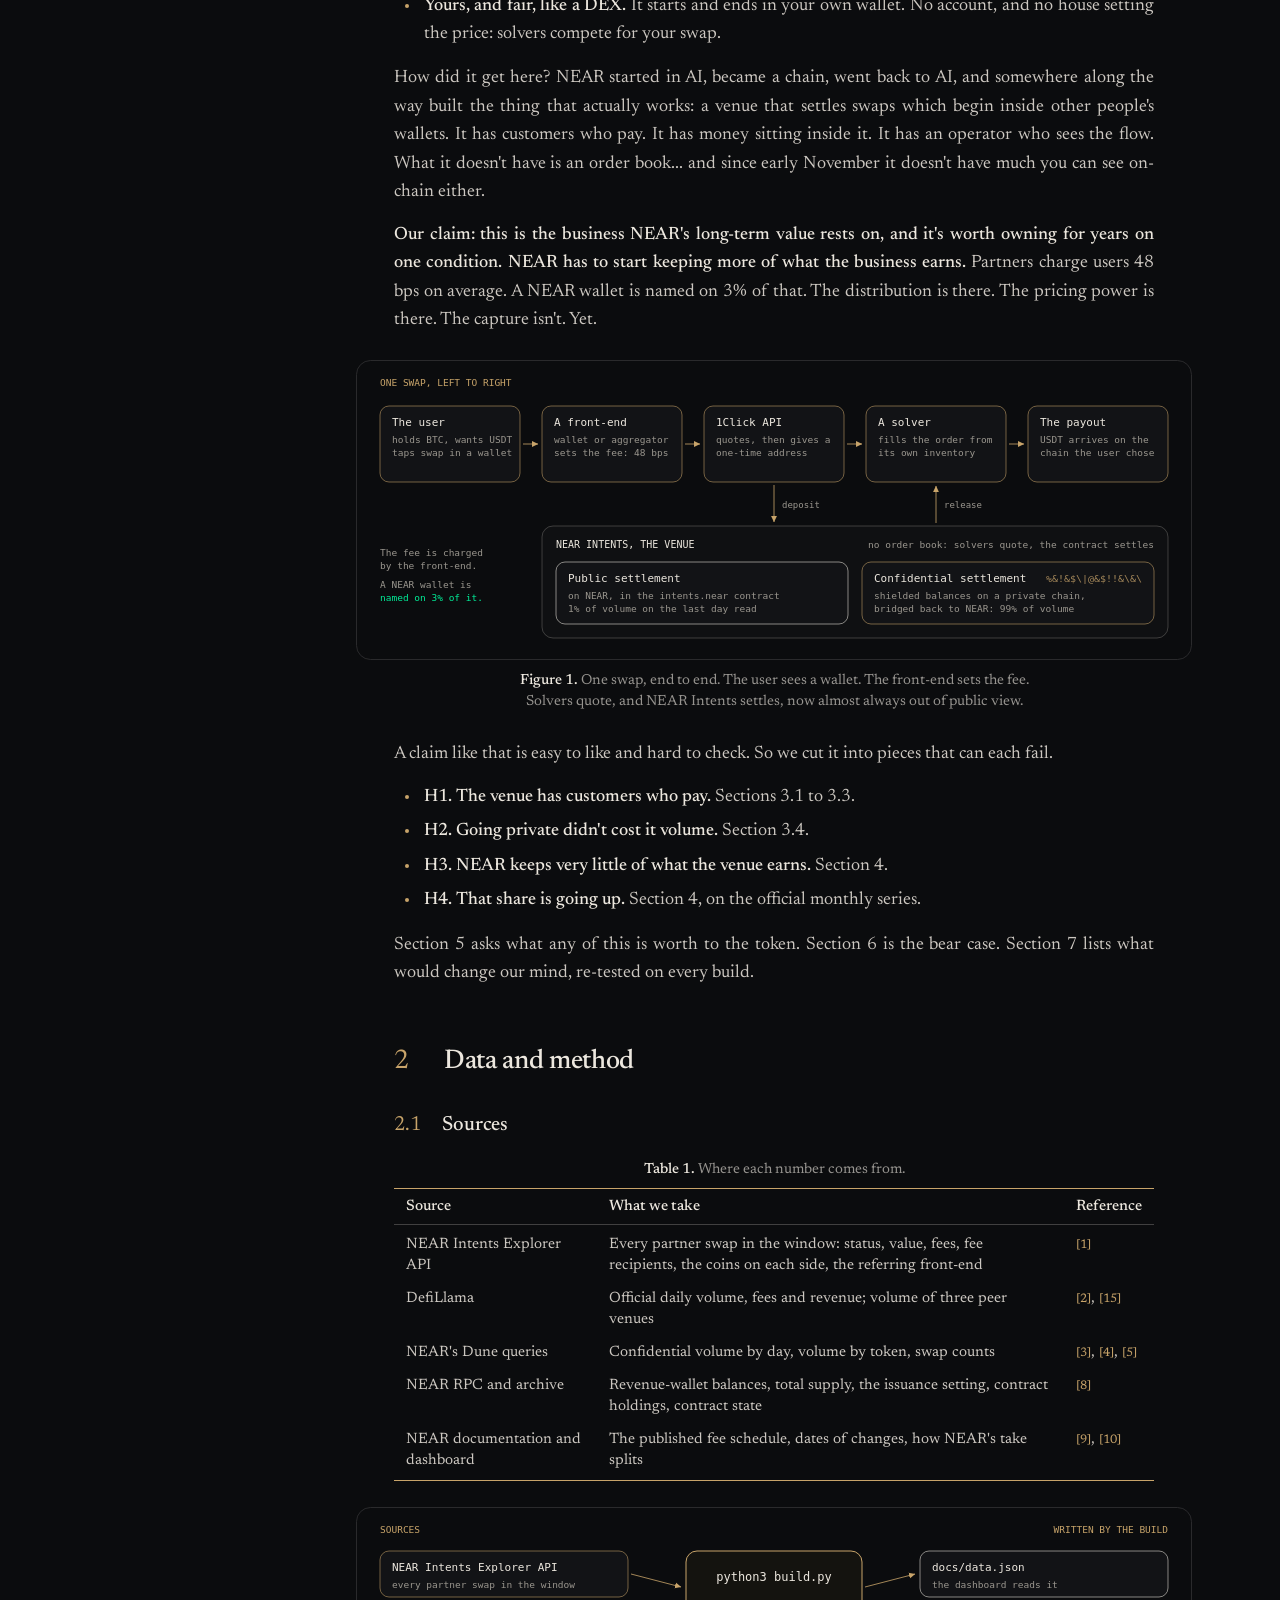
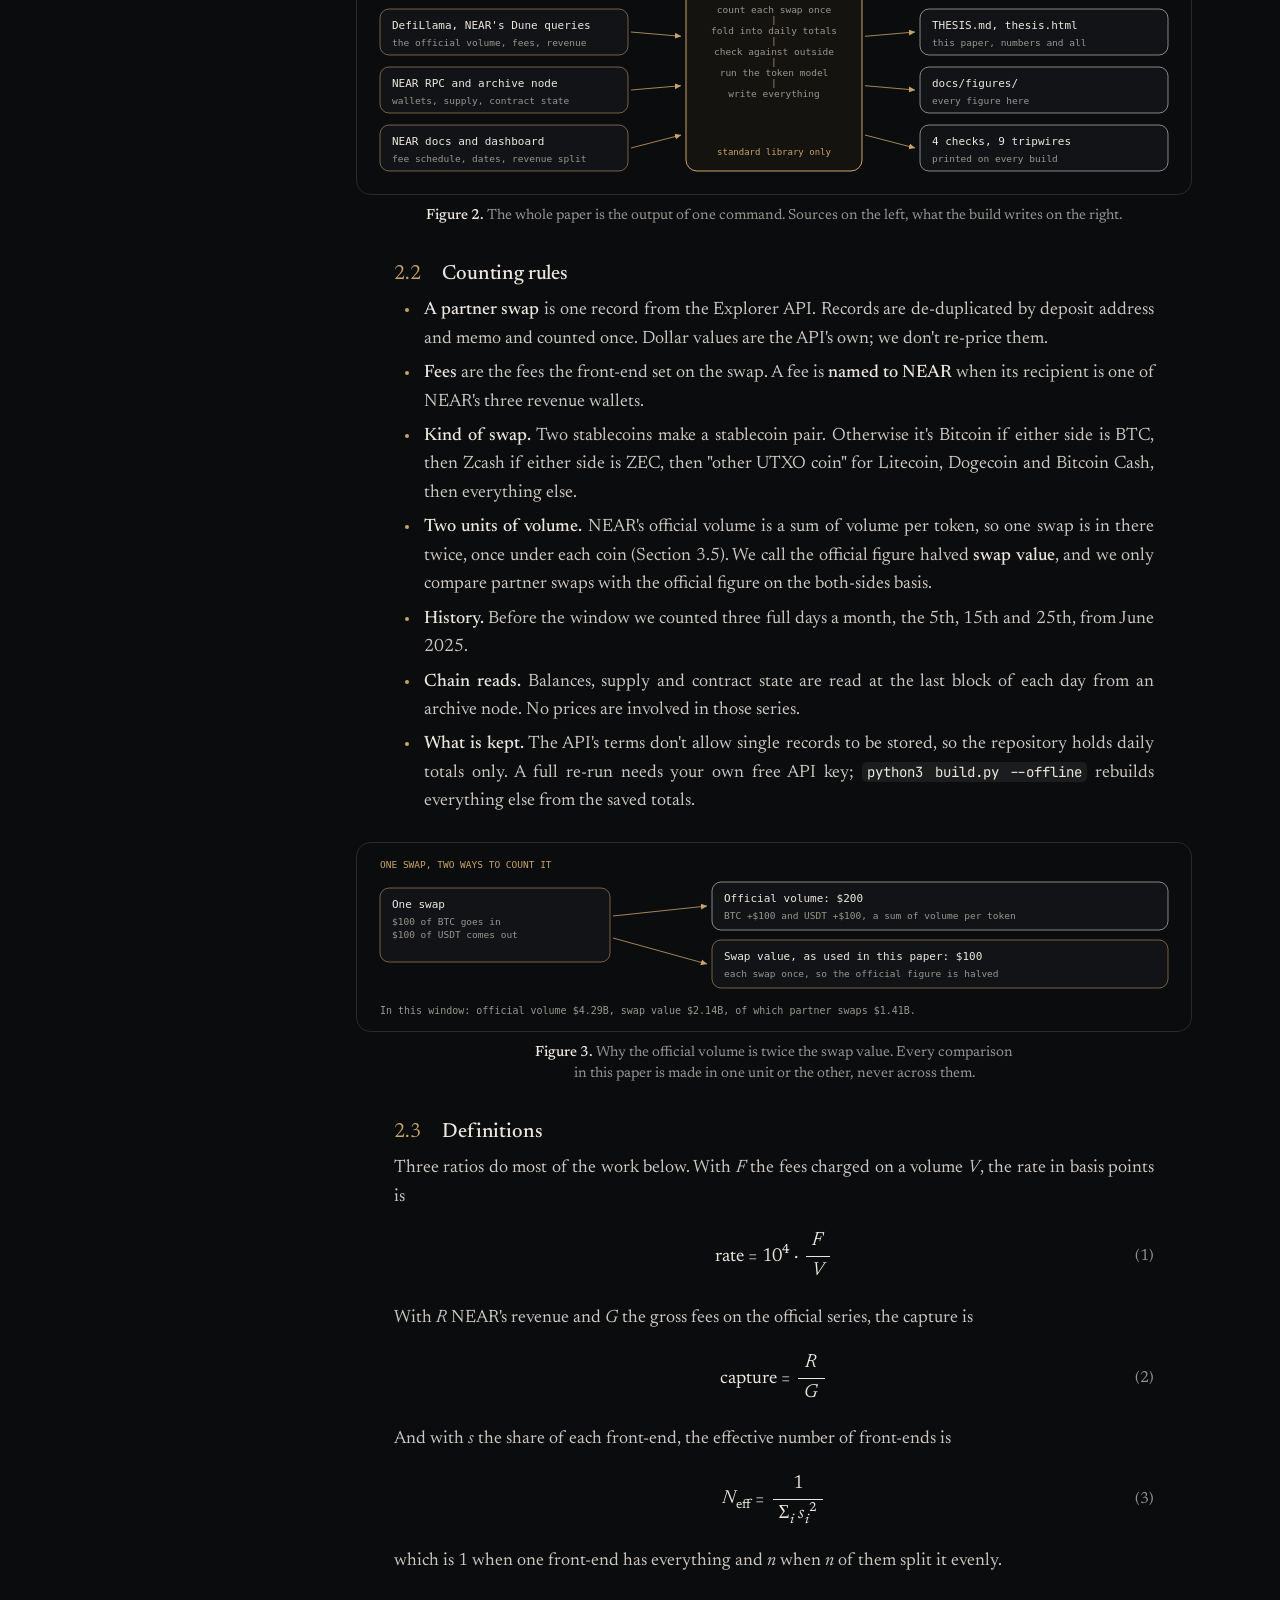
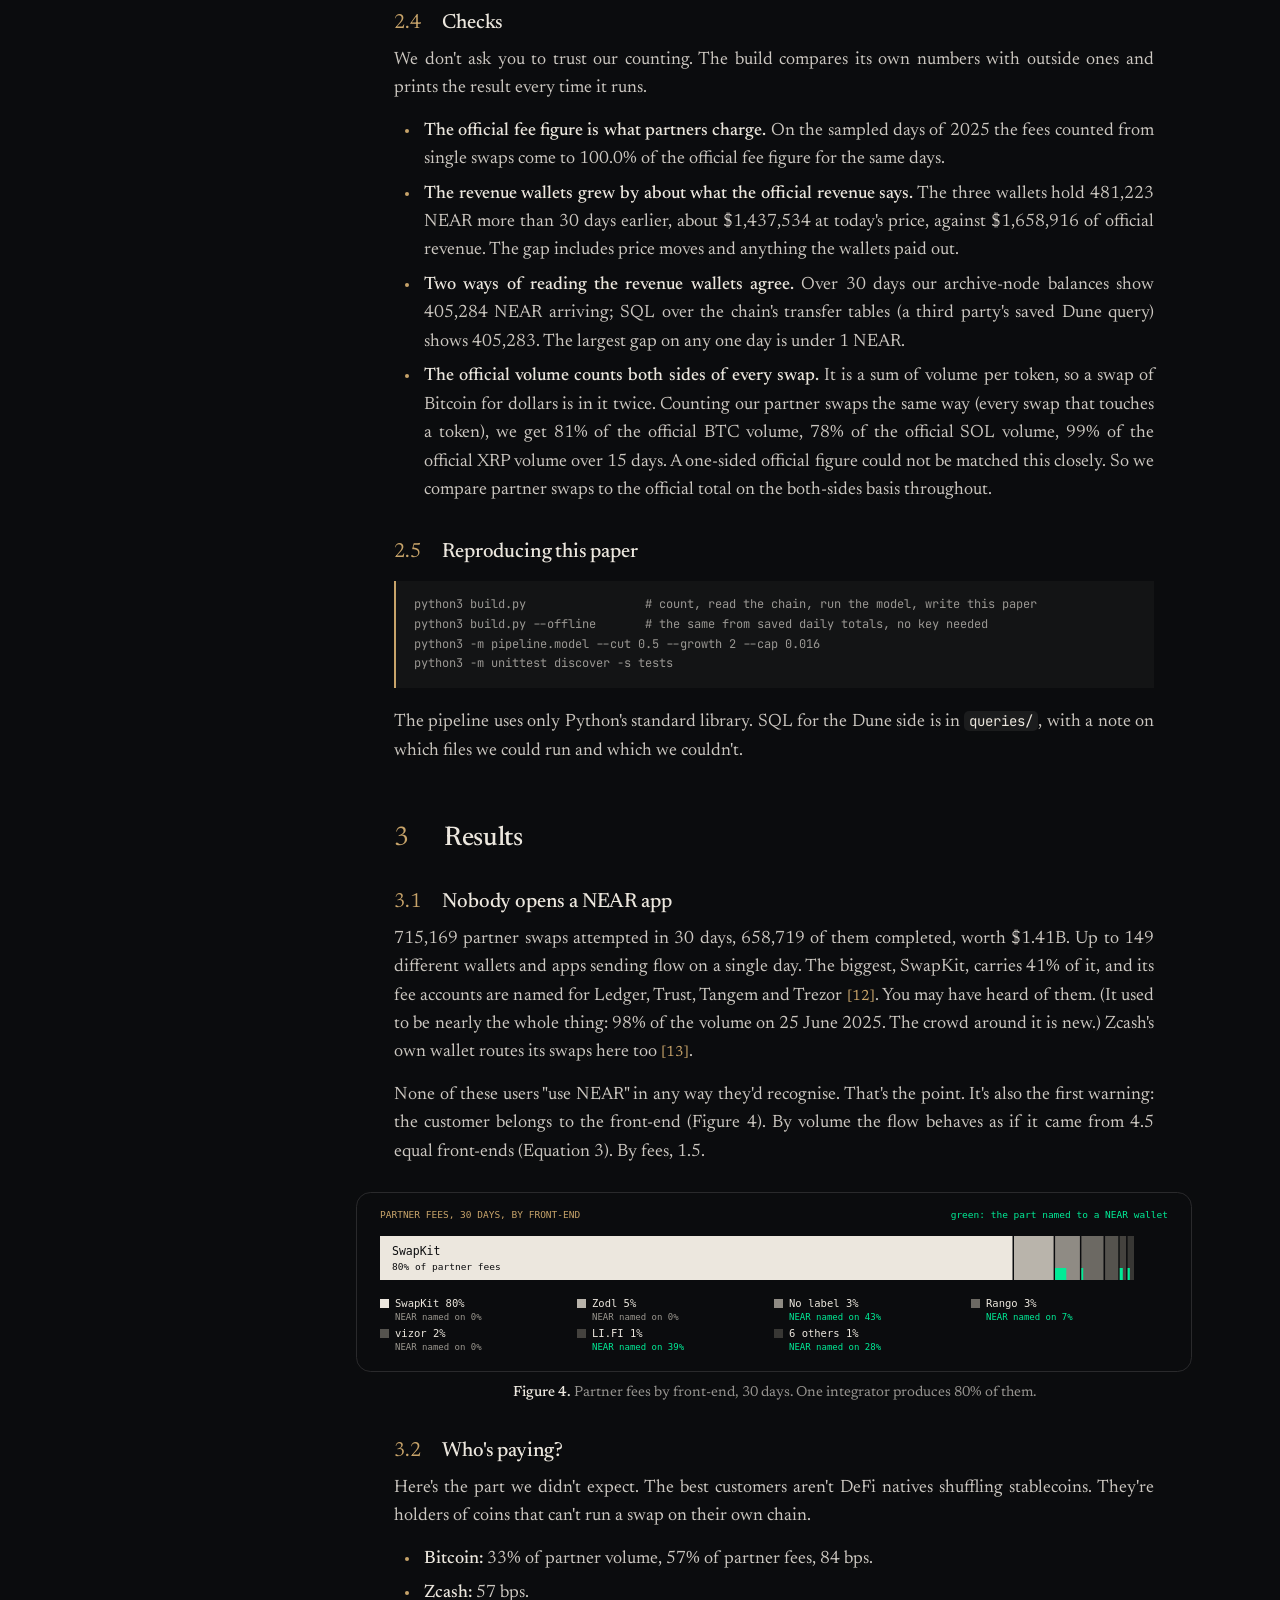
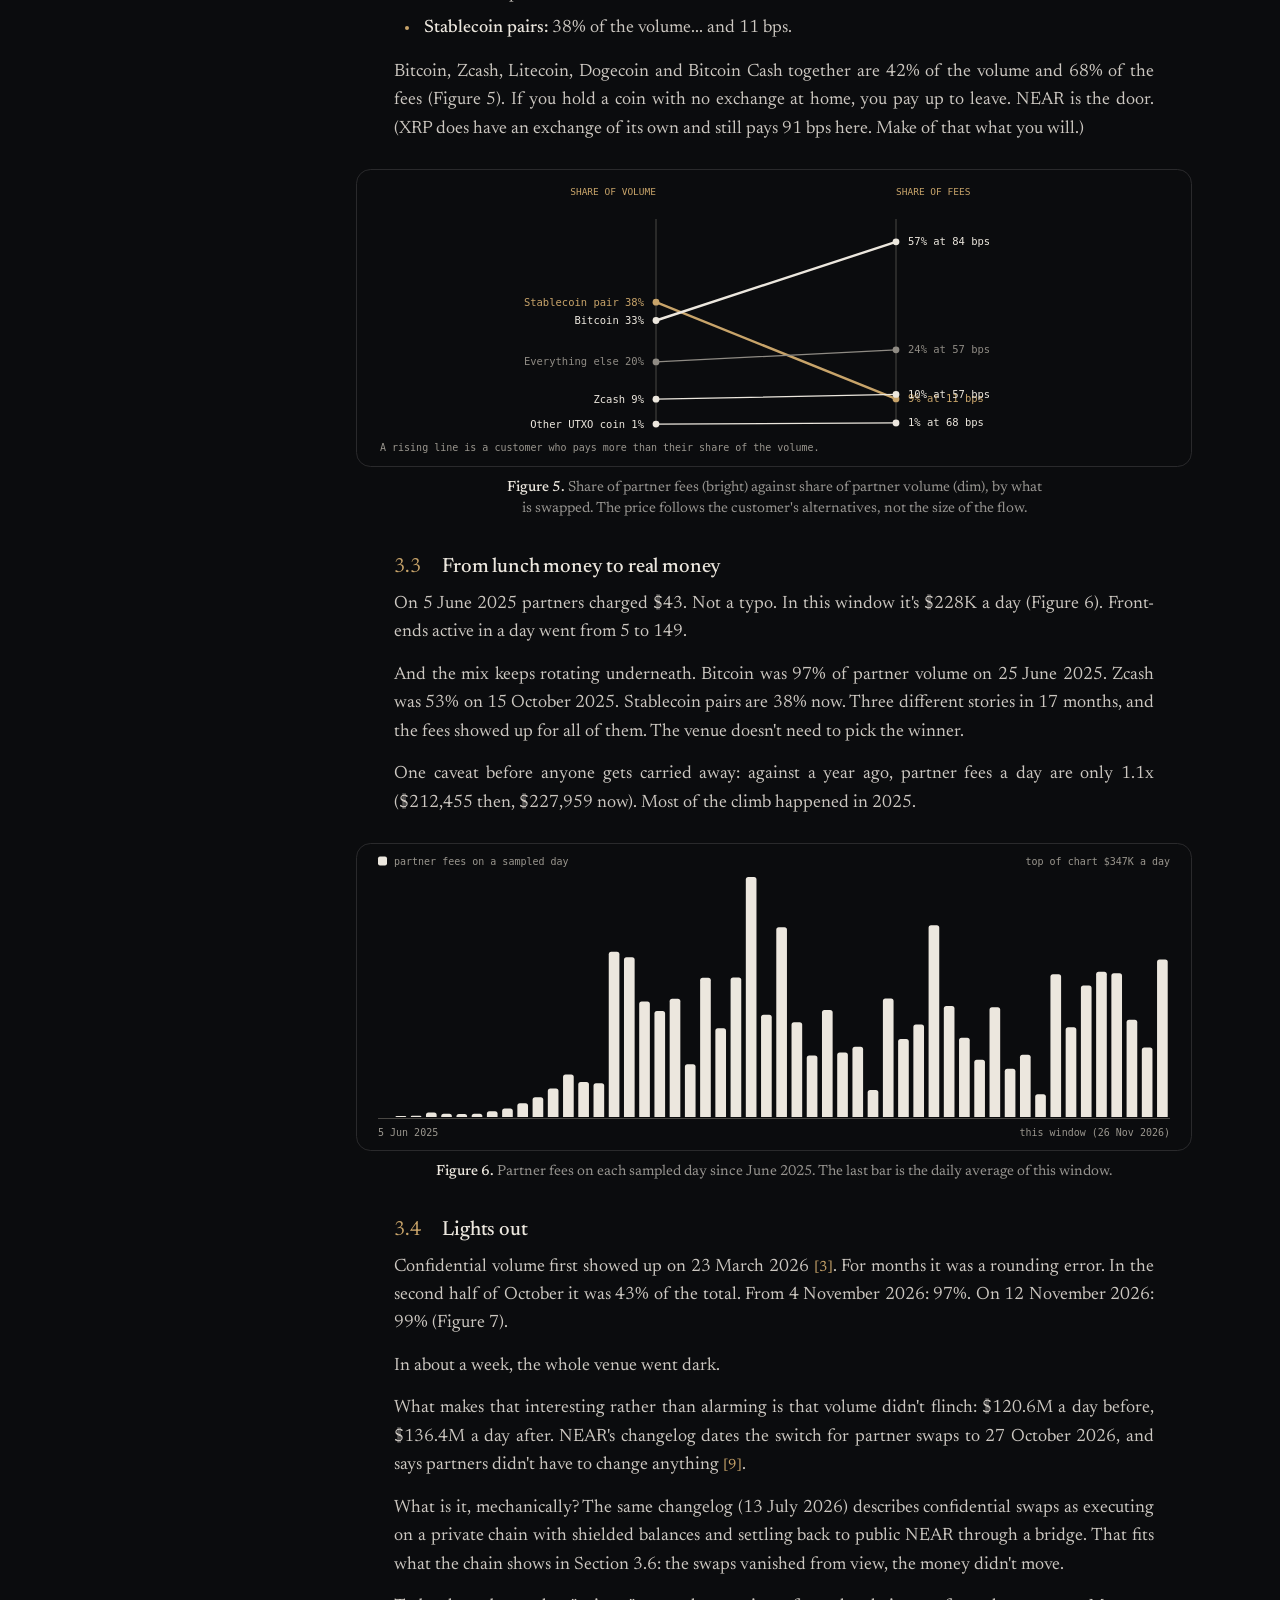
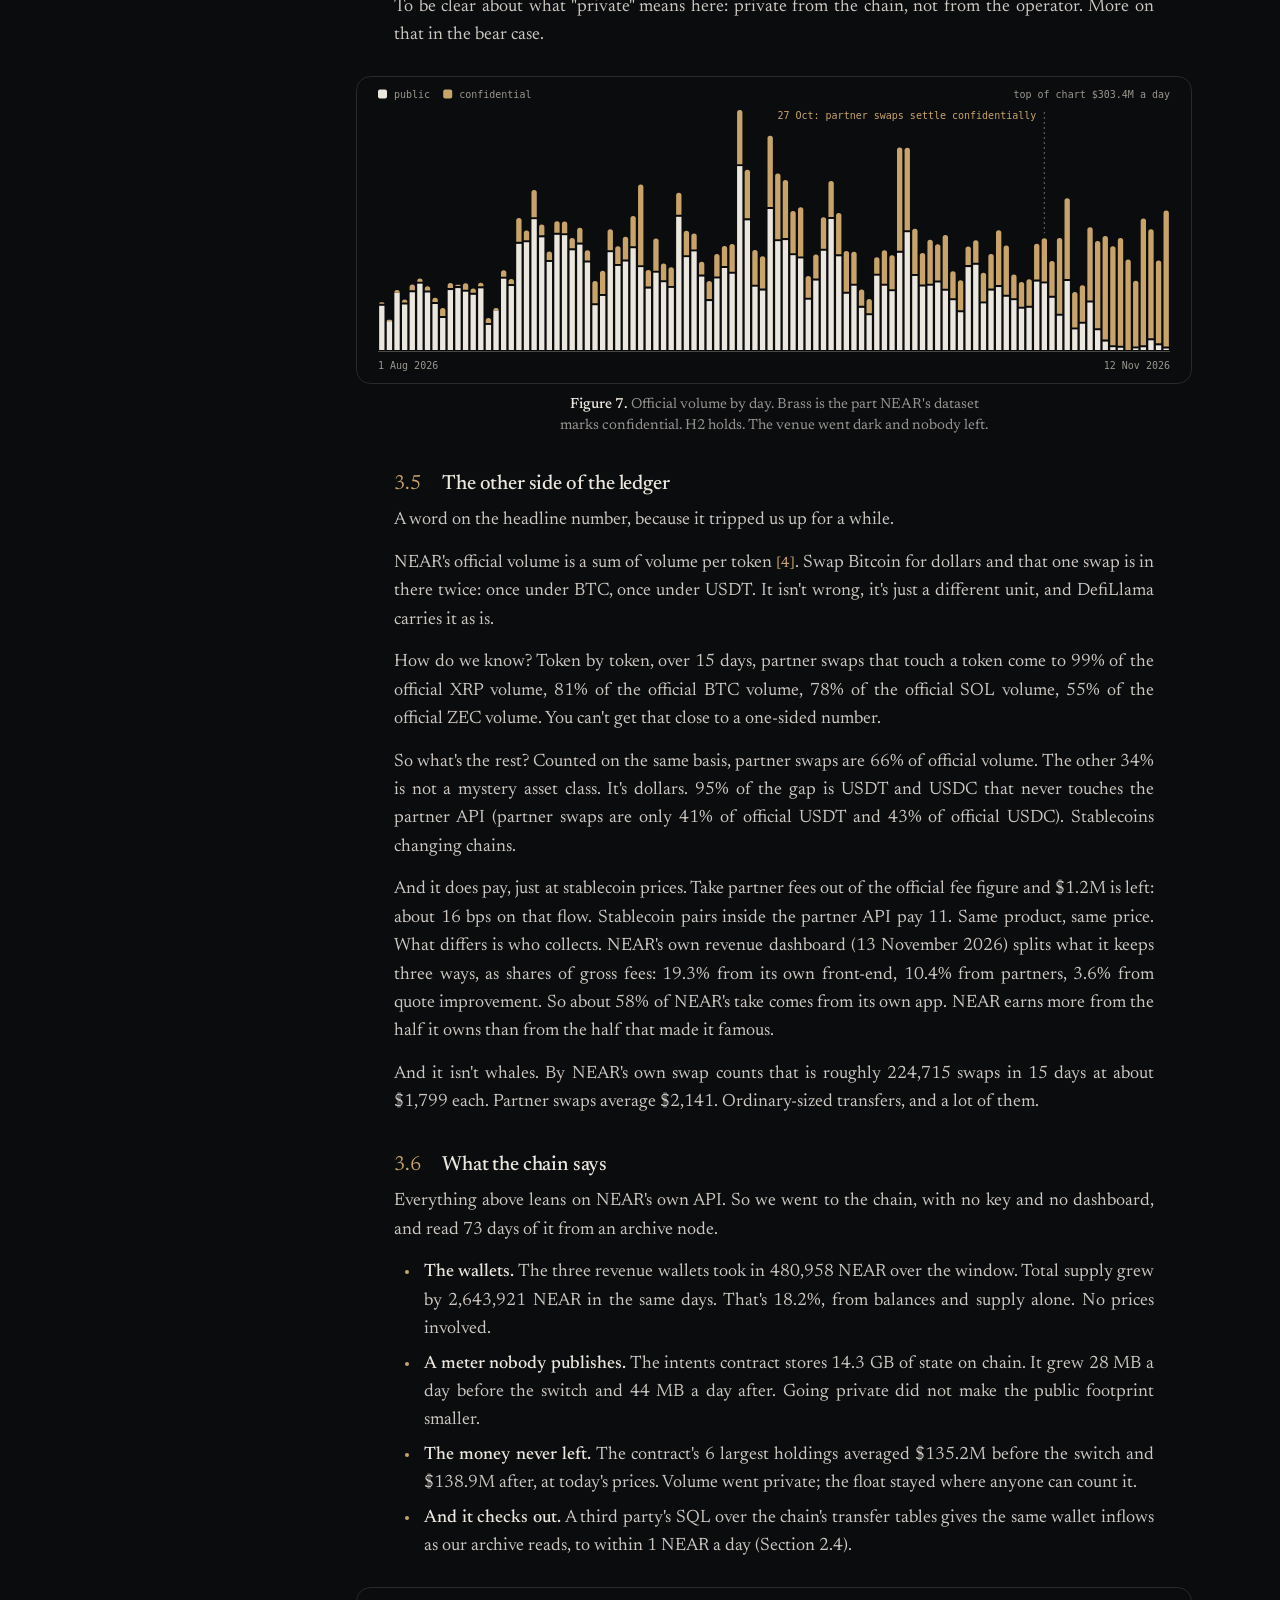
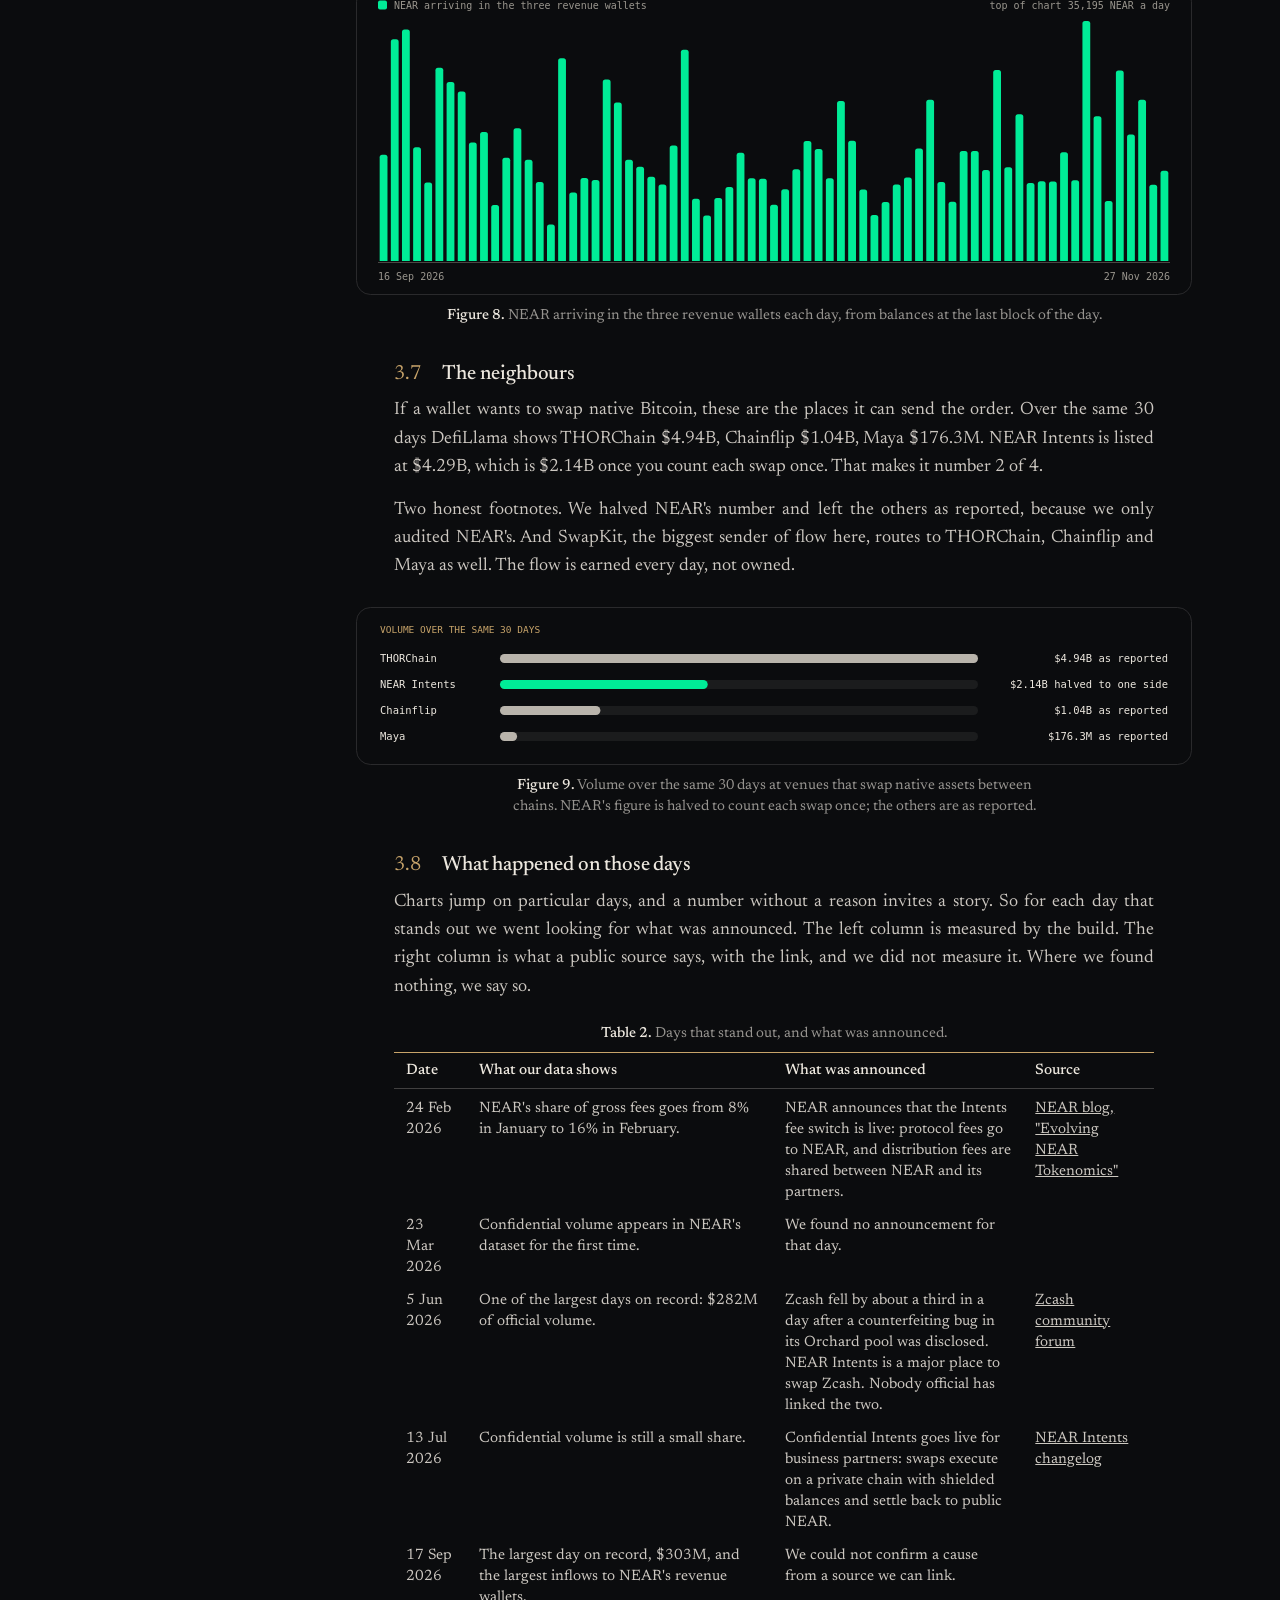
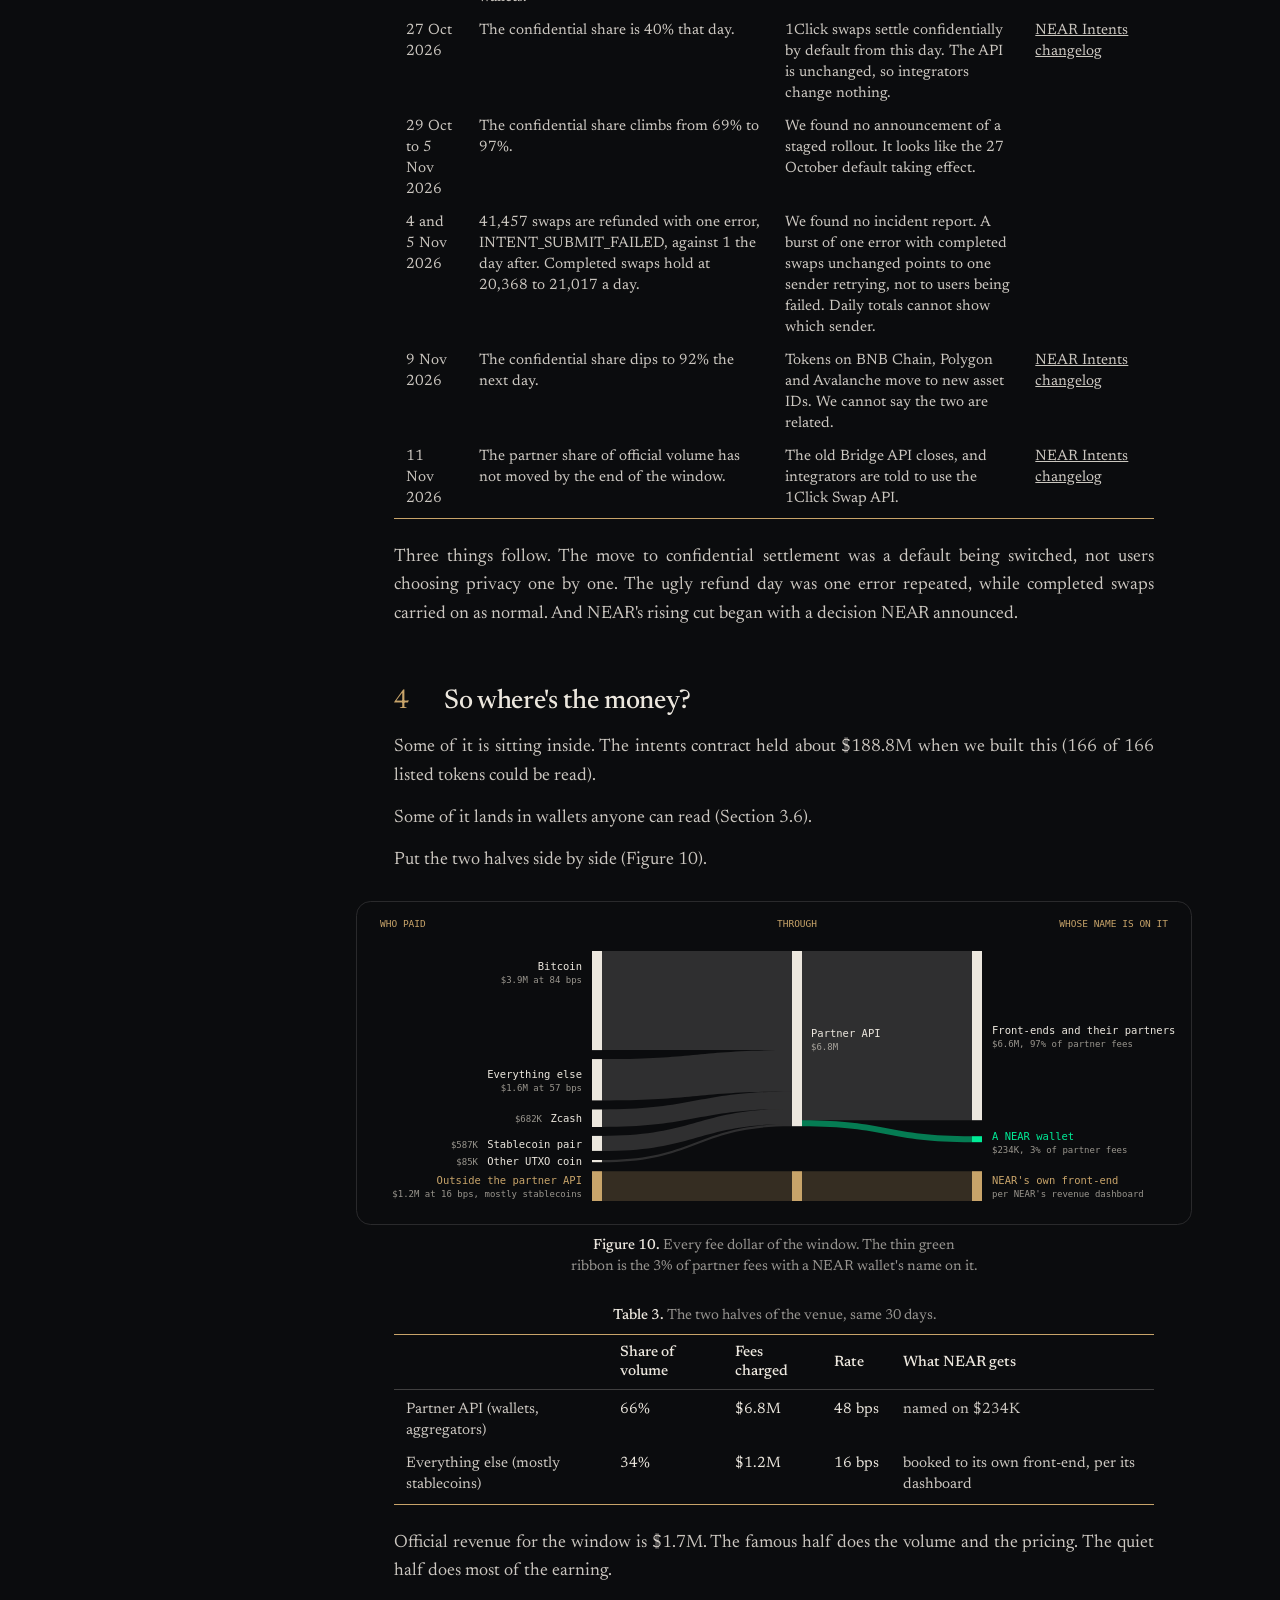
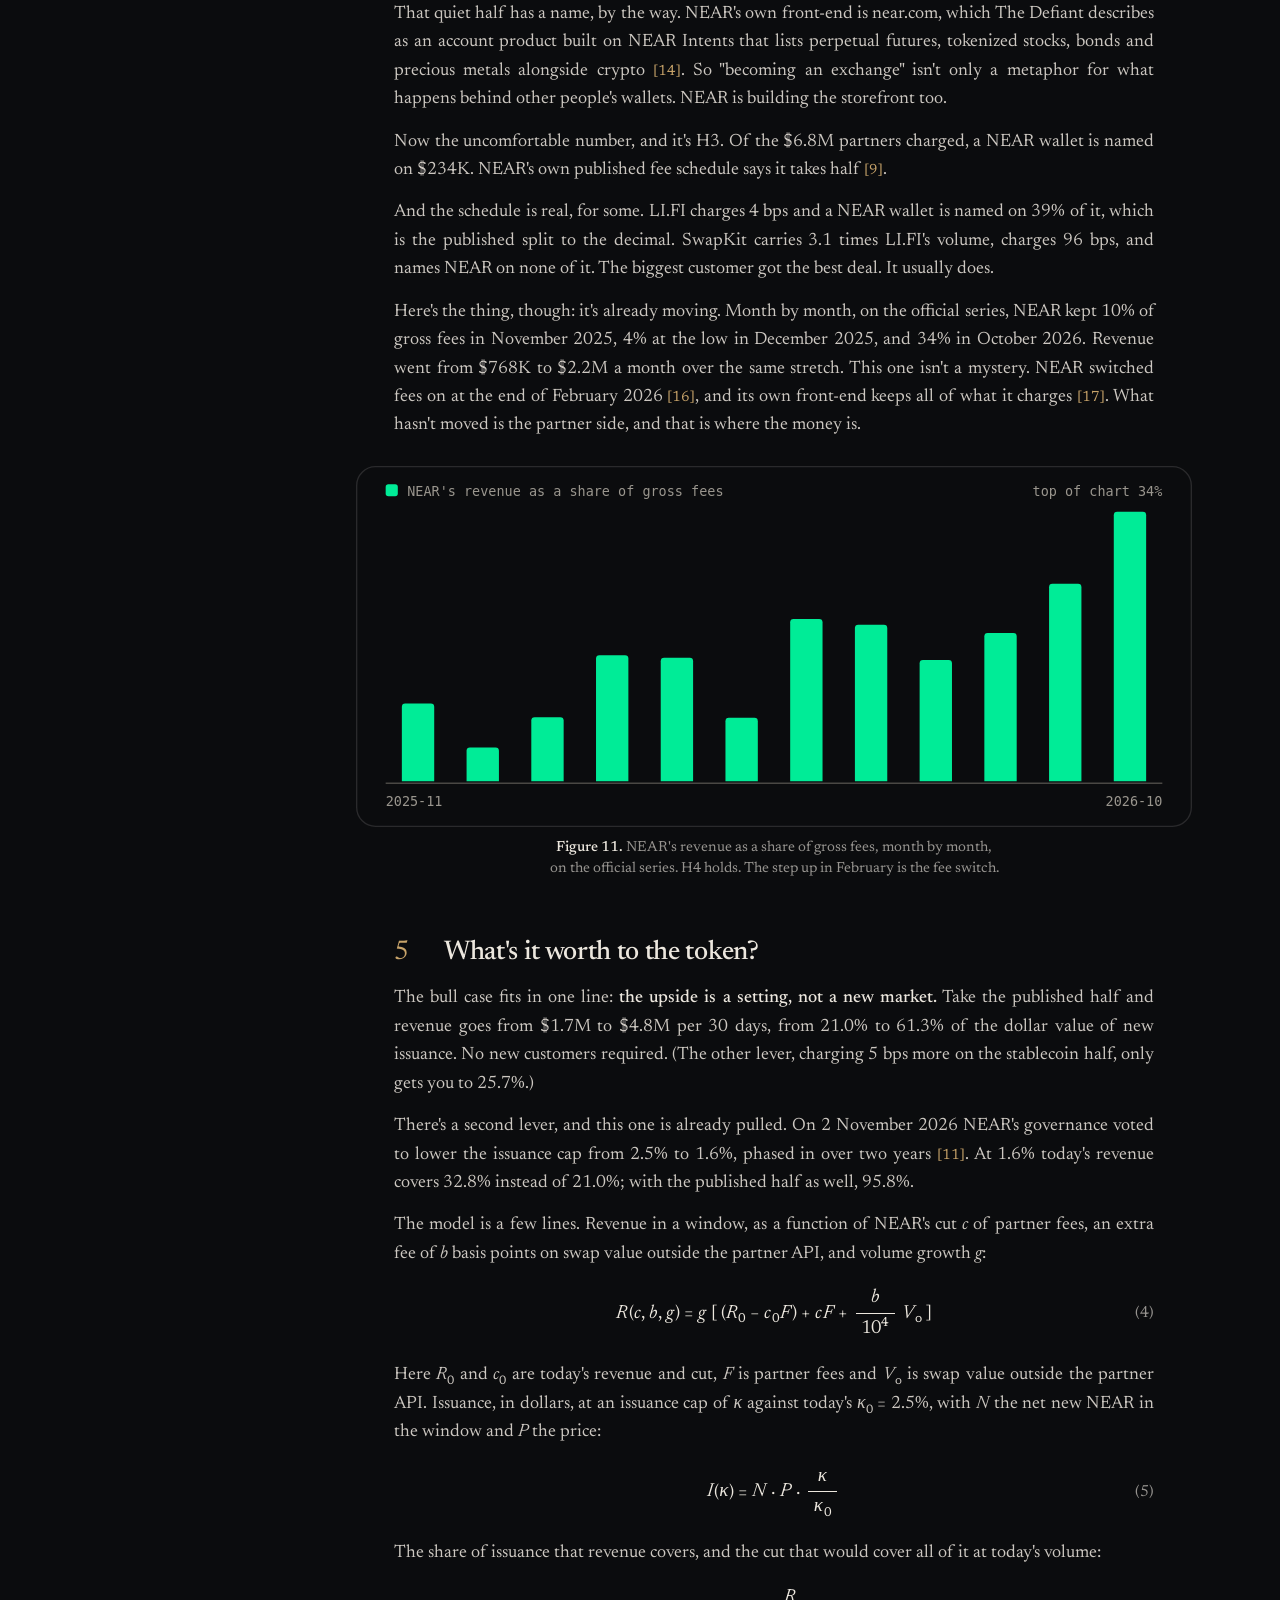
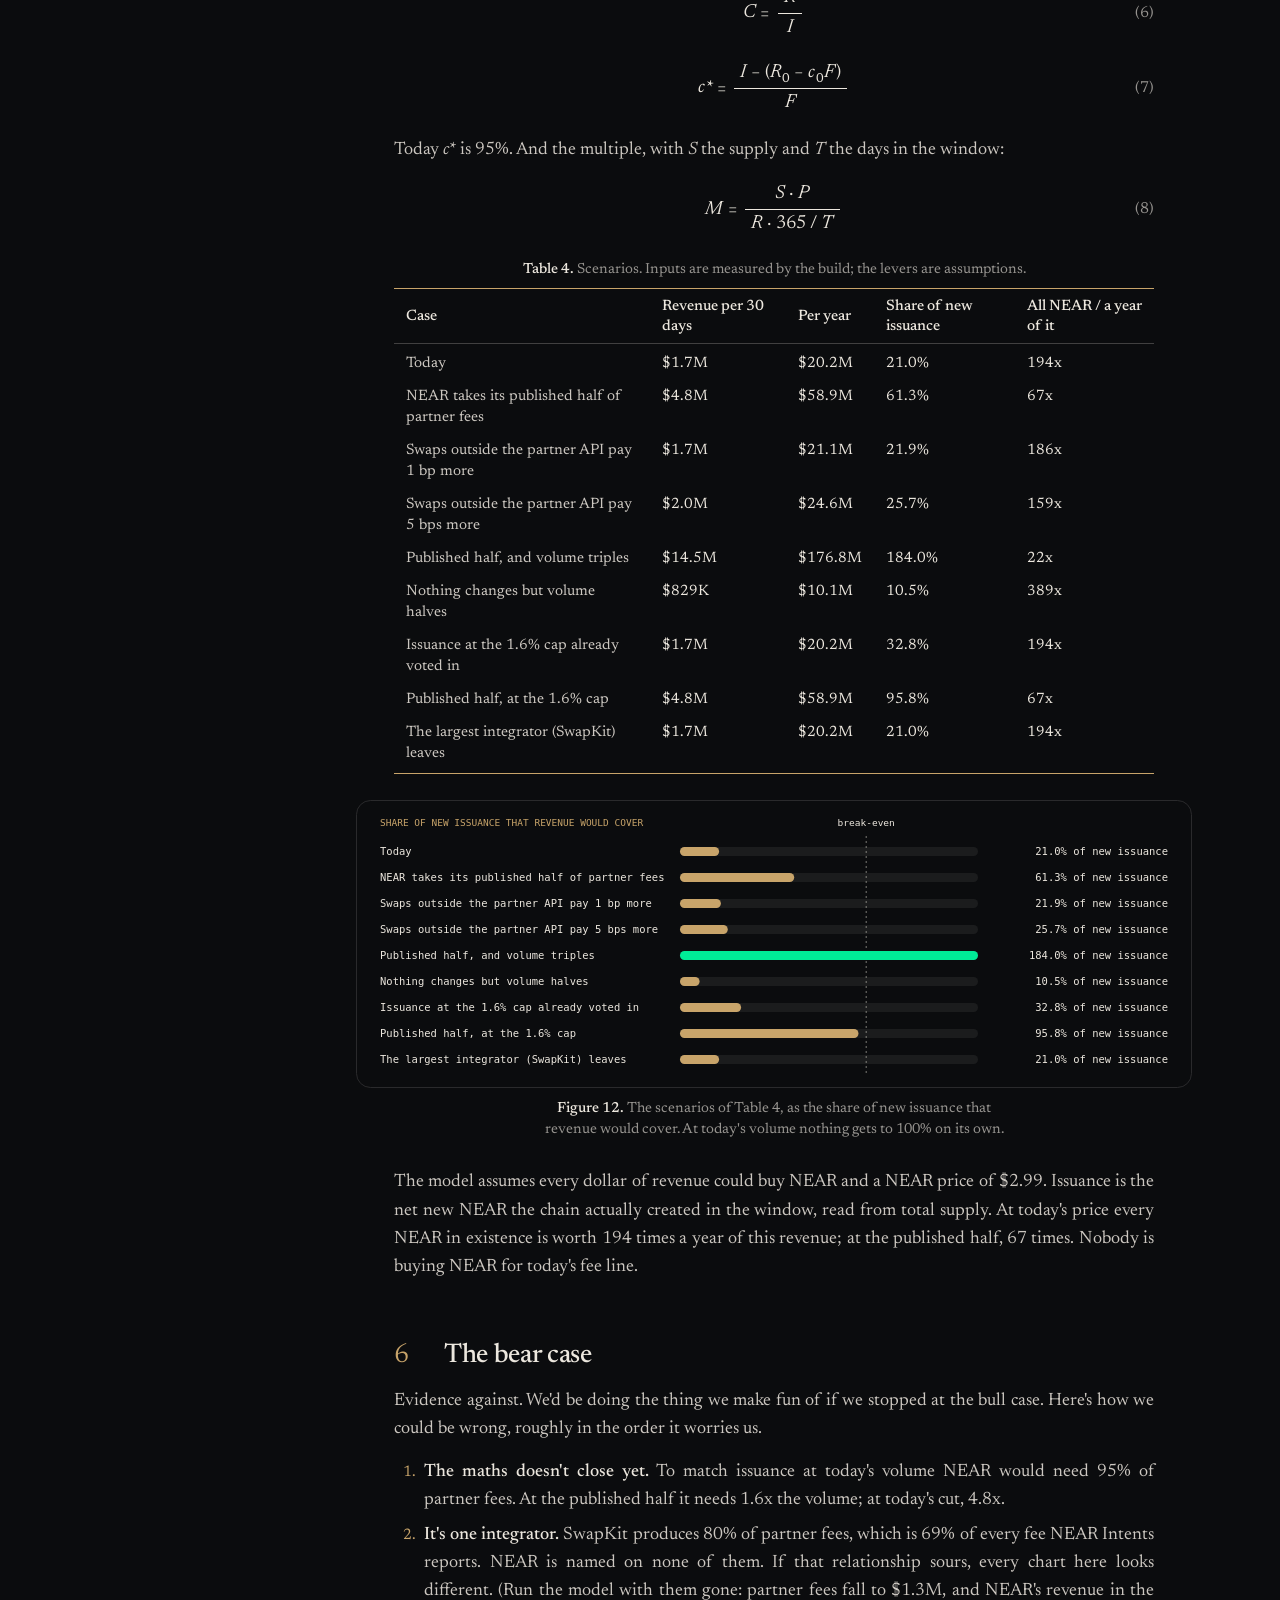
<file: docs/thesis.html>
<!doctype html>
<html lang="en">
<head>
<meta charset="utf-8">
<meta name="viewport" content="width=device-width, initial-scale=1">
<title>The Exchange Everyone Asked For but Nobody Shipped · exhibit[A]</title>
<meta name="description" content="A working paper on NEAR Intents: every number, table and figure is written by one command from public data.">
<link rel="icon" href="icon.svg" type="image/svg+xml">
<link rel="preconnect" href="https://fonts.googleapis.com">
<link rel="preconnect" href="https://fonts.gstatic.com" crossorigin>
<link href="https://fonts.googleapis.com/css2?family=JetBrains+Mono:wght@400;500&family=Special+Elite&family=Newsreader:ital,opsz,wght@0,6..72,400;0,6..72,500;1,6..72,400;1,6..72,500&family=Schibsted+Grotesk:wght@400;500&display=swap" rel="stylesheet">
<link rel="stylesheet" href="paper.css">
</head>
<body>
<header class="masthead">
  <a class="lockup" href="./" aria-label="Exhibit A"><span class="bracket" aria-hidden="true">exhibit<em>[A]</em></span></a>
  <nav>
    <a href="./">Dashboard</a>
    <a href="https://github.com/0xyuji/exhibit-a">Code</a>
    <a class="out" href="exhibit-a-thesis.pdf">PDF</a>
  </nav>
</header>
<div class="sheet">
  <nav class="contents" aria-label="Contents">
    <p>Contents</p>
    <ol><li><a href="#abstract"><span></span>Abstract</a></li><li><a href="#1-introduction"><span>1</span>Introduction</a></li><li><a href="#2-data-and-method"><span>2</span>Data and method</a></li><li><a href="#3-results"><span>3</span>Results</a></li><li><a href="#4-so-where-s-the-money"><span>4</span>So where&#x27;s the money?</a></li><li><a href="#5-what-s-it-worth-to-the-token"><span>5</span>What&#x27;s it worth to the token?</a></li><li><a href="#6-the-bear-case"><span>6</span>The bear case</a></li><li><a href="#7-what-would-change-our-mind"><span>7</span>What would change our mind</a></li><li><a href="#8-the-hyperliquid-rhyme-and-the-trade"><span>8</span>The Hyperliquid rhyme, and the trade</a></li><li><a href="#9-what-we-couldn-t-pin-down"><span>9</span>What we couldn&#x27;t pin down</a></li><li><a href="#appendix-a-the-scorecard"><span>A</span>The scorecard</a></li><li><a href="#references"><span></span>References</a></li><li><a href="#disclosure"><span></span>Disclosure</a></li></ol>
    <a class="back" href="./">Back to the dashboard</a>
  </nav>
  <main>
    <header class="front">
      <p class="band" aria-hidden="true">/&amp;*/&amp;*\&amp;*\&amp;*\&amp;=\&amp;=\$=\$=\$=|$=|$%|$%|$%|@%|@%|@%!@%!@#!@#!@#!/#!/#*/#*/#*/&amp;*/&amp;*\&amp;*\&amp;*\&amp;=\&amp;=\&amp;=\$=\$=|$=|$=|$%|$%|@%|@%|@%!@%!@%!@#!@#!/#!/#!/#*/#*/&amp;*/</p>
      <p class="mark" aria-hidden="true">exhibit<em>[A]</em></p>
      <h1>The Exchange Everyone Asked For but Nobody Shipped</h1>
      <p class="deck">NEAR pivoted into a real business. Now it has to get paid for it.</p><p class="author"><b>0xyuji</b></p><p class="site"><a href="./">0xyuji.github.io/exhibit-a</a></p><p class="version">Version 1 · as of 28 November 2026 · data from 28 October 2026 to 26 November 2026</p><p class="note"><i>Every number, table and figure below is written by <code>python3 build.py</code> from the sources in Section 2. The few we read by hand (five figures from two public dashboards) are in <code>data/notes.json</code>. A daily job rebuilds them, so figures can differ a little from the demo video, which was recorded on 14 November 2026. Also as a <a href="exhibit-a-thesis.pdf">PDF</a> and as live charts on the <a href="./">dashboard</a>.</i></p>
      <p class="rule" aria-hidden="true"><em>|\/@$&amp;#%=*!|\/@$&amp;#%=*</em>...................................................................................................</p>
    </header>
    <section class="abstract" id="abstract"><h2>Abstract</h2>
<p>NEAR Intents settles swaps that begin inside other companies' wallets. We counted every partner swap of a 30-day window (715,169 attempted, 658,719 completed, worth $1.41B) from NEAR's own API, checked the totals against the official series, and read wallet balances, token supply and contract state straight from the chain. (1) The venue has customers who pay: partners charged users $6.8M, 48 bps on average, and holders of coins with no exchange on their own chain supply 68% of those fees. (2) In about a week 99% of the volume went private, and daily volume didn't flinch. (3) NEAR keeps very little of it: a NEAR wallet is named on 3% of partner fees, and official revenue of $1.7M covers 21.0% of the dollar value of new NEAR issuance. (4) And the share NEAR keeps is already rising: 10% of gross fees in November 2025, 34% in October 2026. So the business is real, and what the token gets out of it is, for now, a rounding error on a fee somebody else collects. The thing to watch isn't volume. It's the cut. We argue the bear case as hard as the bull case, list 9 things that would change our mind (1 is tripped today), and publish the code so you can re-run all of it.</p>
</section>
<h2 id="1-introduction"><span class="num">1</span>Introduction</h2>
<p>Picture someone with a hardware wallet. They hold Bitcoin, they want dollars, they tap "swap" inside the wallet's app, and a minute later it's done. They paid about 84 bps for the privilege. Ask them which blockchain did the work and you'll get a blank stare.</p>
<p>It was NEAR.</p>
<p>For years you had to pick. A big exchange was simple and kept your trades off the public record, but it wanted your ID and it held your coins. A DEX let you keep your coins, but everything was public, and it couldn't swap a coin like Bitcoin on its own chain. NEAR has become the exchange everyone asked for but nobody shipped:</p>
<ul><li><b>Private and simple like a CEX, without the formalities.</b> Send in one coin, take out another. Nothing public links the two, and nobody asks for your ID.</li><li><b>Yours, and fair, like a DEX.</b> It starts and ends in your own wallet. No account, and no house setting the price: solvers compete for your swap.</li></ul>
<p>How did it get here? NEAR started in AI, became a chain, went back to AI, and somewhere along the way built the thing that actually works: a venue that settles swaps which begin inside other people's wallets. It has customers who pay. It has money sitting inside it. It has an operator who sees the flow. What it doesn't have is an order book... and since early November it doesn't have much you can see on-chain either.</p>
<p><b>Our claim: this is the business NEAR's long-term value rests on, and it's worth owning for years on one condition. NEAR has to start keeping more of what the business earns.</b> Partners charge users 48 bps on average. A NEAR wallet is named on 3% of that. The distribution is there. The pricing power is there. The capture isn't. Yet.</p>
<figure class="plate" id="figure-1"><img src="figures/mechanism.svg" alt="Figure 1" loading="lazy"><figcaption><b>Figure 1.</b> One swap, end to end. The user sees a wallet. The front-end sets the fee. Solvers quote, and NEAR Intents settles, now almost always out of public view.</figcaption></figure>
<p>A claim like that is easy to like and hard to check. So we cut it into pieces that can each fail.</p>
<ul><li><b>H1. The venue has customers who pay.</b> Sections 3.1 to 3.3.</li><li><b>H2. Going private didn't cost it volume.</b> Section 3.4.</li><li><b>H3. NEAR keeps very little of what the venue earns.</b> Section 4.</li><li><b>H4. That share is going up.</b> Section 4, on the official monthly series.</li></ul>
<p>Section 5 asks what any of this is worth to the token. Section 6 is the bear case. Section 7 lists what would change our mind, re-tested on every build.</p>
<h2 id="2-data-and-method"><span class="num">2</span>Data and method</h2>
<h3 id="2-1-sources"><span class="num">2.1</span>Sources</h3>
<p class="caption"><b>Table 1.</b> Where each number comes from.</p>
<div class="tableWrap"><table><thead><tr><th>Source</th><th>What we take</th><th>Reference</th></tr></thead><tbody><tr><td>NEAR Intents Explorer API</td><td>Every partner swap in the window: status, value, fees, fee recipients, the coins on each side, the referring front-end</td><td><a class="cite" href="#ref-1">1</a></td></tr><tr><td>DefiLlama</td><td>Official daily volume, fees and revenue; volume of three peer venues</td><td><a class="cite" href="#ref-2">2</a>, <a class="cite" href="#ref-15">15</a></td></tr><tr><td>NEAR's Dune queries</td><td>Confidential volume by day, volume by token, swap counts</td><td><a class="cite" href="#ref-3">3</a>, <a class="cite" href="#ref-4">4</a>, <a class="cite" href="#ref-5">5</a></td></tr><tr><td>NEAR RPC and archive</td><td>Revenue-wallet balances, total supply, the issuance setting, contract holdings, contract state</td><td><a class="cite" href="#ref-8">8</a></td></tr><tr><td>NEAR documentation and dashboard</td><td>The published fee schedule, dates of changes, how NEAR's take splits</td><td><a class="cite" href="#ref-9">9</a>, <a class="cite" href="#ref-10">10</a></td></tr></tbody></table></div>
<figure class="plate" id="figure-2"><img src="figures/pipeline.svg" alt="Figure 2" loading="lazy"><figcaption><b>Figure 2.</b> The whole paper is the output of one command. Sources on the left, what the build writes on the right.</figcaption></figure>
<h3 id="2-2-counting-rules"><span class="num">2.2</span>Counting rules</h3>
<ul><li><b>A partner swap</b> is one record from the Explorer API. Records are de-duplicated by deposit address and memo and counted once. Dollar values are the API's own; we don't re-price them.</li><li><b>Fees</b> are the fees the front-end set on the swap. A fee is <b>named to NEAR</b> when its recipient is one of NEAR's three revenue wallets.</li><li><b>Kind of swap.</b> Two stablecoins make a stablecoin pair. Otherwise it's Bitcoin if either side is BTC, then Zcash if either side is ZEC, then "other UTXO coin" for Litecoin, Dogecoin and Bitcoin Cash, then everything else.</li><li><b>Two units of volume.</b> NEAR's official volume is a sum of volume per token, so one swap is in there twice, once under each coin (Section 3.5). We call the official figure halved <b>swap value</b>, and we only compare partner swaps with the official figure on the both-sides basis.</li><li><b>History.</b> Before the window we counted three full days a month, the 5th, 15th and 25th, from June 2025.</li><li><b>Chain reads.</b> Balances, supply and contract state are read at the last block of each day from an archive node. No prices are involved in those series.</li><li><b>What is kept.</b> The API's terms don't allow single records to be stored, so the repository holds daily totals only. A full re-run needs your own free API key; <code>python3 build.py --offline</code> rebuilds everything else from the saved totals.</li></ul>
<figure class="plate" id="figure-3"><img src="figures/units.svg" alt="Figure 3" loading="lazy"><figcaption><b>Figure 3.</b> Why the official volume is twice the swap value. Every comparison in this paper is made in one unit or the other, never across them.</figcaption></figure>
<h3 id="2-3-definitions"><span class="num">2.3</span>Definitions</h3>
<p>Three ratios do most of the work below. With <i>F</i> the fees charged on a volume <i>V</i>, the rate in basis points is</p>
<div class="eq" id="eq-1"><span class="m">rate = 10<sup>4</sup> &middot; <span class="frac"><span><i>F</i></span><span><i>V</i></span></span></span><span class="no">(1)</span></div>
<p>With <i>R</i> NEAR's revenue and <i>G</i> the gross fees on the official series, the capture is</p>
<div class="eq" id="eq-2"><span class="m">capture = <span class="frac"><span><i>R</i></span><span><i>G</i></span></span></span><span class="no">(2)</span></div>
<p>And with <i>s</i> the share of each front-end, the effective number of front-ends is</p>
<div class="eq" id="eq-3"><span class="m"><i>N</i><sub>eff</sub> = <span class="frac"><span>1</span><span>&Sigma;<sub><i>i</i></sub> <i>s</i><sub><i>i</i></sub><sup>2</sup></span></span></span><span class="no">(3)</span></div>
<p>which is 1 when one front-end has everything and <i>n</i> when <i>n</i> of them split it evenly.</p>
<h3 id="2-4-checks"><span class="num">2.4</span>Checks</h3>
<p>We don't ask you to trust our counting. The build compares its own numbers with outside ones and prints the result every time it runs.</p>
<ul><li><b>The official fee figure is what partners charge.</b> On the sampled days of 2025 the fees counted from single swaps come to 100.0% of the official fee figure for the same days.</li><li><b>The revenue wallets grew by about what the official revenue says.</b> The three wallets hold 481,223 NEAR more than 30 days earlier, about $1,437,534 at today's price, against $1,658,916 of official revenue. The gap includes price moves and anything the wallets paid out.</li><li><b>Two ways of reading the revenue wallets agree.</b> Over 30 days our archive-node balances show 405,284 NEAR arriving; SQL over the chain's transfer tables (a third party's saved Dune query) shows 405,283. The largest gap on any one day is under 1 NEAR.</li><li><b>The official volume counts both sides of every swap.</b> It is a sum of volume per token, so a swap of Bitcoin for dollars is in it twice. Counting our partner swaps the same way (every swap that touches a token), we get 81% of the official BTC volume, 78% of the official SOL volume, 99% of the official XRP volume over 15 days. A one-sided official figure could not be matched this closely. So we compare partner swaps to the official total on the both-sides basis throughout.</li></ul>
<h3 id="2-5-reproducing-this-paper"><span class="num">2.5</span>Reproducing this paper</h3>
<pre>python3 build.py                 # count, read the chain, run the model, write this paper
python3 build.py --offline       # the same from saved daily totals, no key needed
python3 -m pipeline.model --cut 0.5 --growth 2 --cap 0.016
python3 -m unittest discover -s tests</pre>
<p>The pipeline uses only Python's standard library. SQL for the Dune side is in <code>queries/</code>, with a note on which files we could run and which we couldn't.</p>
<h2 id="3-results"><span class="num">3</span>Results</h2>
<h3 id="3-1-nobody-opens-a-near-app"><span class="num">3.1</span>Nobody opens a NEAR app</h3>
<p>715,169 partner swaps attempted in 30 days, 658,719 of them completed, worth $1.41B. Up to 149 different wallets and apps sending flow on a single day. The biggest, SwapKit, carries 41% of it, and its fee accounts are named for Ledger, Trust, Tangem and Trezor <a class="cite" href="#ref-12">12</a>. You may have heard of them. (It used to be nearly the whole thing: 98% of the volume on 25 June 2025. The crowd around it is new.) Zcash's own wallet routes its swaps here too <a class="cite" href="#ref-13">13</a>.</p>
<p>None of these users "use NEAR" in any way they'd recognise. That's the point. It's also the first warning: the customer belongs to the front-end (Figure 4). By volume the flow behaves as if it came from 4.5 equal front-ends (Equation 3). By fees, 1.5.</p>
<figure class="plate" id="figure-4"><img src="figures/fronts.svg" alt="Figure 4" loading="lazy"><figcaption><b>Figure 4.</b> Partner fees by front-end, 30 days. One integrator produces 80% of them.</figcaption></figure>
<h3 id="3-2-who-s-paying"><span class="num">3.2</span>Who's paying?</h3>
<p>Here's the part we didn't expect. The best customers aren't DeFi natives shuffling stablecoins. They're holders of coins that can't run a swap on their own chain.</p>
<ul><li><b>Bitcoin:</b> 33% of partner volume, 57% of partner fees, 84 bps.</li><li><b>Zcash:</b> 57 bps.</li><li><b>Stablecoin pairs:</b> 38% of the volume... and 11 bps.</li></ul>
<p>Bitcoin, Zcash, Litecoin, Dogecoin and Bitcoin Cash together are 42% of the volume and 68% of the fees (Figure 5). If you hold a coin with no exchange at home, you pay up to leave. NEAR is the door. (XRP does have an exchange of its own and still pays 91 bps here. Make of that what you will.)</p>
<figure class="plate" id="figure-5"><img src="figures/payers.svg" alt="Figure 5" loading="lazy"><figcaption><b>Figure 5.</b> Share of partner fees (bright) against share of partner volume (dim), by what is swapped. The price follows the customer's alternatives, not the size of the flow.</figcaption></figure>
<h3 id="3-3-from-lunch-money-to-real-money"><span class="num">3.3</span>From lunch money to real money</h3>
<p>On 5 June 2025 partners charged $43. Not a typo. In this window it's $228K a day (Figure 6). Front-ends active in a day went from 5 to 149.</p>
<p>And the mix keeps rotating underneath. Bitcoin was 97% of partner volume on 25 June 2025. Zcash was 53% on 15 October 2025. Stablecoin pairs are 38% now. Three different stories in 17 months, and the fees showed up for all of them. The venue doesn't need to pick the winner.</p>
<p>One caveat before anyone gets carried away: against a year ago, partner fees a day are only 1.1x ($212,455 then, $227,959 now). Most of the climb happened in 2025.</p>
<figure class="plate" id="figure-6"><img src="figures/growth.svg" alt="Figure 6" loading="lazy"><figcaption><b>Figure 6.</b> Partner fees on each sampled day since June 2025. The last bar is the daily average of this window.</figcaption></figure>
<h3 id="3-4-lights-out"><span class="num">3.4</span>Lights out</h3>
<p>Confidential volume first showed up on 23 March 2026 <a class="cite" href="#ref-3">3</a>. For months it was a rounding error. In the second half of October it was 43% of the total. From 4 November 2026: 97%. On 12 November 2026: 99% (Figure 7).</p>
<p>In about a week, the whole venue went dark.</p>
<p>What makes that interesting rather than alarming is that volume didn't flinch: $120.6M a day before, $136.4M a day after. NEAR's changelog dates the switch for partner swaps to 27 October 2026, and says partners didn't have to change anything <a class="cite" href="#ref-9">9</a>.</p>
<p>What is it, mechanically? The same changelog (13 July 2026) describes confidential swaps as executing on a private chain with shielded balances and settling back to public NEAR through a bridge. That fits what the chain shows in Section 3.6: the swaps vanished from view, the money didn't move.</p>
<p>To be clear about what "private" means here: private from the chain, not from the operator. More on that in the bear case.</p>
<figure class="plate" id="figure-7"><img src="figures/dark.svg" alt="Figure 7" loading="lazy"><figcaption><b>Figure 7.</b> Official volume by day. Brass is the part NEAR's dataset marks confidential. H2 holds. The venue went dark and nobody left.</figcaption></figure>
<h3 id="3-5-the-other-side-of-the-ledger"><span class="num">3.5</span>The other side of the ledger</h3>
<p>A word on the headline number, because it tripped us up for a while.</p>
<p>NEAR's official volume is a sum of volume per token <a class="cite" href="#ref-4">4</a>. Swap Bitcoin for dollars and that one swap is in there twice: once under BTC, once under USDT. It isn't wrong, it's just a different unit, and DefiLlama carries it as is.</p>
<p>How do we know? Token by token, over 15 days, partner swaps that touch a token come to 99% of the official XRP volume, 81% of the official BTC volume, 78% of the official SOL volume, 55% of the official ZEC volume. You can't get that close to a one-sided number.</p>
<p>So what's the rest? Counted on the same basis, partner swaps are 66% of official volume. The other 34% is not a mystery asset class. It's dollars. 95% of the gap is USDT and USDC that never touches the partner API (partner swaps are only 41% of official USDT and 43% of official USDC). Stablecoins changing chains.</p>
<p>And it does pay, just at stablecoin prices. Take partner fees out of the official fee figure and $1.2M is left: about 16 bps on that flow. Stablecoin pairs inside the partner API pay 11. Same product, same price. What differs is who collects. NEAR's own revenue dashboard (13 November 2026) splits what it keeps three ways, as shares of gross fees: 19.3% from its own front-end, 10.4% from partners, 3.6% from quote improvement. So about 58% of NEAR's take comes from its own app. NEAR earns more from the half it owns than from the half that made it famous.</p>
<p>And it isn't whales. By NEAR's own swap counts that is roughly 224,715 swaps in 15 days at about $1,799 each. Partner swaps average $2,141. Ordinary-sized transfers, and a lot of them.</p>
<h3 id="3-6-what-the-chain-says"><span class="num">3.6</span>What the chain says</h3>
<p>Everything above leans on NEAR's own API. So we went to the chain, with no key and no dashboard, and read 73 days of it from an archive node.</p>
<ul><li><b>The wallets.</b> The three revenue wallets took in 480,958 NEAR over the window. Total supply grew by 2,643,921 NEAR in the same days. That's 18.2%, from balances and supply alone. No prices involved.</li><li><b>A meter nobody publishes.</b> The intents contract stores 14.3 GB of state on chain. It grew 28 MB a day before the switch and 44 MB a day after. Going private did not make the public footprint smaller.</li><li><b>The money never left.</b> The contract's 6 largest holdings averaged $135.2M before the switch and $138.9M after, at today's prices. Volume went private; the float stayed where anyone can count it.</li><li><b>And it checks out.</b> A third party's SQL over the chain's transfer tables gives the same wallet inflows as our archive reads, to within 1 NEAR a day (Section 2.4).</li></ul>
<figure class="plate" id="figure-8"><img src="figures/inflow.svg" alt="Figure 8" loading="lazy"><figcaption><b>Figure 8.</b> NEAR arriving in the three revenue wallets each day, from balances at the last block of the day.</figcaption></figure>
<h3 id="3-7-the-neighbours"><span class="num">3.7</span>The neighbours</h3>
<p>If a wallet wants to swap native Bitcoin, these are the places it can send the order. Over the same 30 days DefiLlama shows THORChain $4.94B, Chainflip $1.04B, Maya $176.3M. NEAR Intents is listed at $4.29B, which is $2.14B once you count each swap once. That makes it number 2 of 4.</p>
<p>Two honest footnotes. We halved NEAR's number and left the others as reported, because we only audited NEAR's. And SwapKit, the biggest sender of flow here, routes to THORChain, Chainflip and Maya as well. The flow is earned every day, not owned.</p>
<figure class="plate" id="figure-9"><img src="figures/peers.svg" alt="Figure 9" loading="lazy"><figcaption><b>Figure 9.</b> Volume over the same 30 days at venues that swap native assets between chains. NEAR's figure is halved to count each swap once; the others are as reported.</figcaption></figure>
<h3 id="3-8-what-happened-on-those-days"><span class="num">3.8</span>What happened on those days</h3>
<p>Charts jump on particular days, and a number without a reason invites a story. So for each day that stands out we went looking for what was announced. The left column is measured by the build. The right column is what a public source says, with the link, and we did not measure it. Where we found nothing, we say so.</p>
<p class="caption"><b>Table 2.</b> Days that stand out, and what was announced.</p>
<div class="tableWrap"><table><thead><tr><th>Date</th><th>What our data shows</th><th>What was announced</th><th>Source</th></tr></thead><tbody><tr><td>24 Feb 2026</td><td>NEAR's share of gross fees goes from 8% in January to 16% in February.</td><td>NEAR announces that the Intents fee switch is live: protocol fees go to NEAR, and distribution fees are shared between NEAR and its partners.</td><td><a href="https://www.near.org/blog/evolving-near-tokenomics">NEAR blog, "Evolving NEAR Tokenomics"</a></td></tr><tr><td>23 Mar 2026</td><td>Confidential volume appears in NEAR's dataset for the first time.</td><td>We found no announcement for that day.</td><td></td></tr><tr><td>5 Jun 2026</td><td>One of the largest days on record: $282M of official volume.</td><td>Zcash fell by about a third in a day after a counterfeiting bug in its Orchard pool was disclosed. NEAR Intents is a major place to swap Zcash. Nobody official has linked the two.</td><td><a href="https://forum.zcashcommunity.com/t/the-orchard-counterfeiting-vulnerability-and-next-steps/56015">Zcash community forum</a></td></tr><tr><td>13 Jul 2026</td><td>Confidential volume is still a small share.</td><td>Confidential Intents goes live for business partners: swaps execute on a private chain with shielded balances and settle back to public NEAR.</td><td><a href="https://docs.near-intents.org/changelog/overview">NEAR Intents changelog</a></td></tr><tr><td>17 Sep 2026</td><td>The largest day on record, $303M, and the largest inflows to NEAR's revenue wallets.</td><td>We could not confirm a cause from a source we can link.</td><td></td></tr><tr><td>27 Oct 2026</td><td>The confidential share is 40% that day.</td><td>1Click swaps settle confidentially by default from this day. The API is unchanged, so integrators change nothing.</td><td><a href="https://docs.near-intents.org/changelog/overview">NEAR Intents changelog</a></td></tr><tr><td>29 Oct to 5 Nov 2026</td><td>The confidential share climbs from 69% to 97%.</td><td>We found no announcement of a staged rollout. It looks like the 27 October default taking effect.</td><td></td></tr><tr><td>4 and 5 Nov 2026</td><td>41,457 swaps are refunded with one error, INTENT_SUBMIT_FAILED, against 1 the day after. Completed swaps hold at 20,368 to 21,017 a day.</td><td>We found no incident report. A burst of one error with completed swaps unchanged points to one sender retrying, not to users being failed. Daily totals cannot show which sender.</td><td></td></tr><tr><td>9 Nov 2026</td><td>The confidential share dips to 92% the next day.</td><td>Tokens on BNB Chain, Polygon and Avalanche move to new asset IDs. We cannot say the two are related.</td><td><a href="https://docs.near-intents.org/changelog/overview">NEAR Intents changelog</a></td></tr><tr><td>11 Nov 2026</td><td>The partner share of official volume has not moved by the end of the window.</td><td>The old Bridge API closes, and integrators are told to use the 1Click Swap API.</td><td><a href="https://docs.near-intents.org/changelog/overview">NEAR Intents changelog</a></td></tr></tbody></table></div>
<p>Three things follow. The move to confidential settlement was a default being switched, not users choosing privacy one by one. The ugly refund day was one error repeated, while completed swaps carried on as normal. And NEAR's rising cut began with a decision NEAR announced.</p>
<h2 id="4-so-where-s-the-money"><span class="num">4</span>So where's the money?</h2>
<p>Some of it is sitting inside. The intents contract held about $188.8M when we built this (166 of 166 listed tokens could be read).</p>
<p>Some of it lands in wallets anyone can read (Section 3.6).</p>
<p>Put the two halves side by side (Figure 10).</p>
<figure class="plate" id="figure-10"><img src="figures/feeflow.svg" alt="Figure 10" loading="lazy"><figcaption><b>Figure 10.</b> Every fee dollar of the window. The thin green ribbon is the 3% of partner fees with a NEAR wallet's name on it.</figcaption></figure>
<p class="caption"><b>Table 3.</b> The two halves of the venue, same 30 days.</p>
<div class="tableWrap"><table><thead><tr><th></th><th>Share of volume</th><th>Fees charged</th><th>Rate</th><th>What NEAR gets</th></tr></thead><tbody><tr><td>Partner API (wallets, aggregators)</td><td class='n'>66%</td><td class='n'>$6.8M</td><td class='n'>48 bps</td><td>named on $234K</td></tr><tr><td>Everything else (mostly stablecoins)</td><td class='n'>34%</td><td class='n'>$1.2M</td><td class='n'>16 bps</td><td>booked to its own front-end, per its dashboard</td></tr></tbody></table></div>
<p>Official revenue for the window is $1.7M. The famous half does the volume and the pricing. The quiet half does most of the earning.</p>
<p>That quiet half has a name, by the way. NEAR's own front-end is near.com, which The Defiant describes as an account product built on NEAR Intents that lists perpetual futures, tokenized stocks, bonds and precious metals alongside crypto <a class="cite" href="#ref-14">14</a>. So "becoming an exchange" isn't only a metaphor for what happens behind other people's wallets. NEAR is building the storefront too.</p>
<p>Now the uncomfortable number, and it's H3. Of the $6.8M partners charged, a NEAR wallet is named on $234K. NEAR's own published fee schedule says it takes half <a class="cite" href="#ref-9">9</a>.</p>
<p>And the schedule is real, for some. LI.FI charges 4 bps and a NEAR wallet is named on 39% of it, which is the published split to the decimal. SwapKit carries 3.1 times LI.FI's volume, charges 96 bps, and names NEAR on none of it. The biggest customer got the best deal. It usually does.</p>
<p>Here's the thing, though: it's already moving. Month by month, on the official series, NEAR kept 10% of gross fees in November 2025, 4% at the low in December 2025, and 34% in October 2026. Revenue went from $768K to $2.2M a month over the same stretch. This one isn't a mystery. NEAR switched fees on at the end of February 2026 <a class="cite" href="#ref-16">16</a>, and its own front-end keeps all of what it charges <a class="cite" href="#ref-17">17</a>. What hasn't moved is the partner side, and that is where the money is.</p>
<figure class="plate" id="figure-11"><img src="figures/capture.svg" alt="Figure 11" loading="lazy"><figcaption><b>Figure 11.</b> NEAR's revenue as a share of gross fees, month by month, on the official series. H4 holds. The step up in February is the fee switch.</figcaption></figure>
<h2 id="5-what-s-it-worth-to-the-token"><span class="num">5</span>What's it worth to the token?</h2>
<p>The bull case fits in one line: <b>the upside is a setting, not a new market.</b> Take the published half and revenue goes from $1.7M to $4.8M per 30 days, from 21.0% to 61.3% of the dollar value of new issuance. No new customers required. (The other lever, charging 5 bps more on the stablecoin half, only gets you to 25.7%.)</p>
<p>There's a second lever, and this one is already pulled. On 2 November 2026 NEAR's governance voted to lower the issuance cap from 2.5% to 1.6%, phased in over two years <a class="cite" href="#ref-11">11</a>. At 1.6% today's revenue covers 32.8% instead of 21.0%; with the published half as well, 95.8%.</p>
<p>The model is a few lines. Revenue in a window, as a function of NEAR's cut <i>c</i> of partner fees, an extra fee of <i>b</i> basis points on swap value outside the partner API, and volume growth <i>g</i>:</p>
<div class="eq" id="eq-4"><span class="m"><i>R</i>(<i>c</i>, <i>b</i>, <i>g</i>) = <i>g</i> [ (<i>R</i><sub>0</sub> &minus; <i>c</i><sub>0</sub><i>F</i>) + <i>c</i><i>F</i> + <span class="frac"><span><i>b</i></span><span>10<sup>4</sup></span></span> <i>V</i><sub>o</sub> ]</span><span class="no">(4)</span></div>
<p>Here <i>R</i><sub>0</sub> and <i>c</i><sub>0</sub> are today's revenue and cut, <i>F</i> is partner fees and <i>V</i><sub>o</sub> is swap value outside the partner API. Issuance, in dollars, at an issuance cap of <i>κ</i> against today's <i>κ</i><sub>0</sub> = 2.5%, with <i>N</i> the net new NEAR in the window and <i>P</i> the price:</p>
<div class="eq" id="eq-5"><span class="m"><i>I</i>(<i>&kappa;</i>) = <i>N</i> &middot; <i>P</i> &middot; <span class="frac"><span><i>&kappa;</i></span><span><i>&kappa;</i><sub>0</sub></span></span></span><span class="no">(5)</span></div>
<p>The share of issuance that revenue covers, and the cut that would cover all of it at today's volume:</p>
<div class="eq" id="eq-6"><span class="m"><i>C</i> = <span class="frac"><span><i>R</i></span><span><i>I</i></span></span></span><span class="no">(6)</span></div>
<div class="eq" id="eq-7"><span class="m"><i>c</i>* = <span class="frac"><span><i>I</i> &minus; (<i>R</i><sub>0</sub> &minus; <i>c</i><sub>0</sub><i>F</i>)</span><span><i>F</i></span></span></span><span class="no">(7)</span></div>
<p>Today <i>c</i>&#42; is 95%. And the multiple, with <i>S</i> the supply and <i>T</i> the days in the window:</p>
<div class="eq" id="eq-8"><span class="m"><i>M</i> = <span class="frac"><span><i>S</i> &middot; <i>P</i></span><span><i>R</i> &middot; 365 / <i>T</i></span></span></span><span class="no">(8)</span></div>
<p class="caption"><b>Table 4.</b> Scenarios. Inputs are measured by the build; the levers are assumptions.</p>
<div class="tableWrap"><table><thead><tr><th>Case</th><th>Revenue per 30 days</th><th>Per year</th><th>Share of new issuance</th><th>All NEAR / a year of it</th></tr></thead><tbody><tr><td>Today</td><td class='n'>$1.7M</td><td class='n'>$20.2M</td><td class='n'>21.0%</td><td class='n'>194x</td></tr><tr><td>NEAR takes its published half of partner fees</td><td class='n'>$4.8M</td><td class='n'>$58.9M</td><td class='n'>61.3%</td><td class='n'>67x</td></tr><tr><td>Swaps outside the partner API pay 1 bp more</td><td class='n'>$1.7M</td><td class='n'>$21.1M</td><td class='n'>21.9%</td><td class='n'>186x</td></tr><tr><td>Swaps outside the partner API pay 5 bps more</td><td class='n'>$2.0M</td><td class='n'>$24.6M</td><td class='n'>25.7%</td><td class='n'>159x</td></tr><tr><td>Published half, and volume triples</td><td class='n'>$14.5M</td><td class='n'>$176.8M</td><td class='n'>184.0%</td><td class='n'>22x</td></tr><tr><td>Nothing changes but volume halves</td><td class='n'>$829K</td><td class='n'>$10.1M</td><td class='n'>10.5%</td><td class='n'>389x</td></tr><tr><td>Issuance at the 1.6% cap already voted in</td><td class='n'>$1.7M</td><td class='n'>$20.2M</td><td class='n'>32.8%</td><td class='n'>194x</td></tr><tr><td>Published half, at the 1.6% cap</td><td class='n'>$4.8M</td><td class='n'>$58.9M</td><td class='n'>95.8%</td><td class='n'>67x</td></tr><tr><td>The largest integrator (SwapKit) leaves</td><td class='n'>$1.7M</td><td class='n'>$20.2M</td><td class='n'>21.0%</td><td class='n'>194x</td></tr></tbody></table></div>
<figure class="plate" id="figure-12"><img src="figures/model.svg" alt="Figure 12" loading="lazy"><figcaption><b>Figure 12.</b> The scenarios of Table 4, as the share of new issuance that revenue would cover. At today's volume nothing gets to 100% on its own.</figcaption></figure>
<p>The model assumes every dollar of revenue could buy NEAR and a NEAR price of $2.99. Issuance is the net new NEAR the chain actually created in the window, read from total supply. At today's price every NEAR in existence is worth 194 times a year of this revenue; at the published half, 67 times. Nobody is buying NEAR for today's fee line.</p>
<h2 id="6-the-bear-case"><span class="num">6</span>The bear case</h2>
<p>Evidence against. We'd be doing the thing we make fun of if we stopped at the bull case. Here's how we could be wrong, roughly in the order it worries us.</p>
<ol><li><b>The maths doesn't close yet.</b> To match issuance at today's volume NEAR would need 95% of partner fees. At the published half it needs 1.6x the volume; at today's cut, 4.8x.</li><li><b>It's one integrator.</b> SwapKit produces 80% of partner fees, which is 69% of every fee NEAR Intents reports. NEAR is named on none of them. If that relationship sours, every chart here looks different. (Run the model with them gone: partner fees fall to $1.3M, and NEAR's revenue in the records doesn't move, because it was never named on those fees. Either NEAR is paid some other way, or it is giving away its biggest channel.)</li><li><b>The cut may be thin for a reason.</b> $234K of $6.8M. The partners own the customer, and whoever owns the customer sets the terms.</li><li><b>Half the volume is thin.</b> Counted the same way, partner swaps are 66% of official volume and 85% of official fees. The other 34% brings the remaining 15%. 95% of that gap is USDT and USDC, paying about 16 bps. Useful, and NEAR's own, but stablecoin margins won't carry the token.</li><li><b>Whales.</b> The largest 1% of swaps carry 52% of partner volume.</li><li><b>The switch broke things.</b> On 5 November 2026, 62% of swaps were refunded or failed. Over the whole window 7.9% didn't complete. Strip out the worst days and it's 1.9%... but users don't get to strip out the worst days. (Table 2 has the detail: almost all of it was one error, and completed swaps never dipped.)</li><li><b>"Private" has an asterisk.</b> Every swap we counted was read from NEAR's own Explorer API <a class="cite" href="#ref-1">1</a>, after the switch. Users trust the operator the way they'd trust an exchange, and an exchange without identity checks carries regulatory risk that no chart here can measure.</li><li><b>It's small next to issuance.</b> $1.7M of revenue in 30 days against roughly $7.9M of new NEAR. Halve the volume and cover falls to 10.5%.</li><li><b>The official series moved the goalposts.</b> DefiLlama's volume <a class="cite" href="#ref-2">2</a> counts confidential volume only from 1 September 2026, which flatters growth across that date. Worth knowing before you draw a trendline.</li></ol>
<h2 id="7-what-would-change-our-mind"><span class="num">7</span>What would change our mind</h2>
<p>Every line gets re-tested on each build. 1 of 9 is tripped right now.</p>
<p class="caption"><b>Table 5.</b> Tripwires.</p>
<div class="tableWrap"><table><thead><tr><th>Tripwire</th><th>Now</th><th>State</th></tr></thead><tbody><tr><td>Partner swaps fall below 40% of official volume, counted the same way</td><td class='n'>65.8%</td><td>not tripped</td></tr><tr><td>One front-end carries more than 60% of partner volume</td><td class='n'>40.6%</td><td>not tripped</td></tr><tr><td>One front-end produces more than 85% of partner fees</td><td class='n'>80.5%</td><td>not tripped</td></tr><tr><td>NEAR is still named on under 10% of partner fees</td><td class='n'>3.4%</td><td><b>tripped</b></td></tr><tr><td>More than 5% of swaps fail or refund on ordinary days</td><td class='n'>1.9%</td><td>not tripped</td></tr><tr><td>Revenue covers under 10% of new NEAR issued</td><td class='n'>21.0%</td><td>not tripped</td></tr><tr><td>Daily volume after the switch is under 70% of before</td><td class='n'>113.1%</td><td>not tripped</td></tr><tr><td>Partner fees a day fall below their level a year ago</td><td class='n'>107.3%</td><td>not tripped</td></tr><tr><td>NEAR keeps under 20% of gross fees in the latest full month</td><td class='n'>34.3%</td><td>not tripped</td></tr></tbody></table></div>
<h2 id="8-the-hyperliquid-rhyme-and-the-trade"><span class="num">8</span>The Hyperliquid rhyme, and the trade</h2>
<p>We're not going to compare numbers with Hyperliquid, because they aren't comparable. The shape is.</p>
<p>Hyperliquid showed what happens when the liquidity for one thing gathers in one decentralised venue. Everybody else plugs in rather than building their own, and the venue gets very hard to route around. NEAR Intents is taking that seat for moving value between chains, above all for coins with no exchange at home.</p>
<p>The tell is who sends the flow: aggregators that can route anywhere send swaps here (LI.FI 13%, Rango 6%, SwapKit 41% of partner volume). Aggregators have no loyalty, which is exactly why it matters that they keep showing up.</p>
<p>So what's the trade? Long the venue, with eyes open about the token. The business is real and it grew without anyone noticing. What the token gets out of it is, today, a rounding error on a fee somebody else collects. So the thing to watch isn't volume. It's the cut.</p>
<h2 id="9-what-we-couldn-t-pin-down"><span class="num">9</span>What we couldn't pin down</h2>
<ul><li>Who sends the other 34% of official volume. We know what it's made of and roughly what it pays (Section 3.5); NEAR's dashboard points at its own front-end.</li><li>Whether NEAR Intents gives the best price. Aggregators routing to it suggests so, but we ran no price comparison, so we aren't claiming "the best liquidity".</li><li>Exactly how the fees on the stablecoin half split between NEAR's wallets. We get the total by subtraction and the attribution from NEAR's dashboard, not from single swaps.</li><li>What the closing of the old Bridge API on 11 November 2026 does. NEAR's changelog tells integrators to use the 1Click API instead <a class="cite" href="#ref-9">9</a>. If some of that flow came through the old door, the partner share should rise over the next weeks. Through 26 November 2026 it hadn't.</li><li>How NEAR's dataset decides that a dollar of volume is "confidential".</li><li>How much of NEAR's partner revenue arrives outside the swap records. NEAR's own dashboard implies somewhat more than the 3% named in them.</li><li>The path between history points. Before the window we counted three days a month.</li><li>Whether the neighbours' volumes are counted the way NEAR's is. We audited the unit of NEAR's figure only.</li><li>The SQL we wrote or adapted ourselves in <code>queries/</code> was never run by us, because the Dune account we used can read saved results and can't execute queries. Where a query matters to this paper we read the saved result of the public original.</li><li>The daily rebuild is new. If a run fails, the numbers stay at the last good build, and the date at the top says when that was. The public and confidential split, the volume per token and the swap counts are saved copies of NEAR's Dune results from 14 November 2026, so the sections that use them do not move with the daily build.</li></ul>
<h2 id="appendix-a-the-scorecard"><span class="num">Appendix A</span>The scorecard</h2>
<p class="caption"><b>Table A1.</b> Every figure the build reports, with its basis.</p>
<div class="tableWrap long"><table><thead><tr><th>Group</th><th>Figure</th><th>Now</th><th>Basis</th></tr></thead><tbody><tr><td>Scale</td><td>Swap value settled</td><td class='n'>$2.14B</td><td>30 days; official volume halved, because it counts both sides</td></tr><tr><td>Scale</td><td>Of which partner swaps</td><td class='n'>$1.41B</td><td>66% of the total</td></tr><tr><td>Scale</td><td>Partner swaps completed</td><td class='n'>658,719</td><td>21,957 a day</td></tr><tr><td>Scale</td><td>Wallets and apps sending swaps</td><td class='n'>149</td><td>most on a single day</td></tr><tr><td>Scale</td><td>Swaps under $100</td><td class='n'>61%</td><td>share of completed swaps</td></tr><tr><td>Scale</td><td>Swaps of $100K or more</td><td class='n'>30%</td><td>share of partner volume, from 1,861 swaps</td></tr><tr><td>Scale</td><td>Partner share of official swap count</td><td class='n'>55%</td><td>counted per token, like the volume</td></tr><tr><td>Scale</td><td>Swaps outside the partner API</td><td class='n'>224,715</td><td>15 days; $1,799 each on average, against $2,141 for partner swaps</td></tr><tr><td>Scale</td><td>New contract state</td><td class='n'>1,221 MB</td><td>30 days of intents.near storage growth</td></tr><tr><td>Scale</td><td>Held by the contract, six largest tokens</td><td class='n'>$141.1M</td><td>at today's prices</td></tr><tr><td>Take</td><td>Fees partners charge</td><td class='n'>$6.8M</td><td>48 bps of partner volume</td></tr><tr><td>Take</td><td>All-in cost to the user</td><td class='n'>59 bps</td><td>dollars in minus dollars out</td></tr><tr><td>Take</td><td>Named to a NEAR wallet</td><td class='n'>$234K</td><td>3.4% of partner fees</td></tr><tr><td>Take</td><td>Fees on swaps outside the partner API</td><td class='n'>$1.2M</td><td>16 bps; official fees less partner fees</td></tr><tr><td>Take</td><td>NEAR's revenue, official</td><td class='n'>$1.7M</td><td>7.7 bps of swap value</td></tr><tr><td>Take</td><td>The 1-pip protocol fee earned</td><td class='n'>$2,346</td><td>30 days to 2026-11-04, of $6.1M gross fees</td></tr><tr><td>Take</td><td>NEAR's share of gross fees</td><td class='n'>34%</td><td>2026-10; it was 10% in 2025-11</td></tr><tr><td>Customers</td><td>Coins with no exchange at home</td><td class='n'>68%</td><td>share of fees, from 42% of volume</td></tr><tr><td>Customers</td><td>Bitcoin swaps pay</td><td class='n'>84 bps</td><td>stablecoin pairs pay 11</td></tr><tr><td>Concentration</td><td>Largest front-end, share of volume</td><td class='n'>41%</td><td>swapkit</td></tr><tr><td>Concentration</td><td>Largest front-end, share of fees</td><td class='n'>80%</td><td>swapkit</td></tr><tr><td>Concentration</td><td>Front-ends that matter</td><td class='n'>4.5x</td><td>effective number: 1 / sum of squared volume shares</td></tr><tr><td>Concentration</td><td>Largest 1% of swaps</td><td class='n'>52%</td><td>share of partner volume</td></tr><tr><td>Token</td><td>NEAR into the revenue wallets</td><td class='n'>480,958 NEAR</td><td>30 days, read from chain</td></tr><tr><td>Token</td><td>Net new NEAR</td><td class='n'>2,643,921 NEAR</td><td>30 days, from total supply on chain</td></tr><tr><td>Token</td><td>Inflow against new supply</td><td class='n'>18%</td><td>both read from chain, no prices</td></tr><tr><td>Token</td><td>NEAR in the revenue wallets</td><td class='n'>4,542,542 NEAR</td><td>0.35% of supply</td></tr><tr><td>Token</td><td>Revenue against new issuance</td><td class='n'>21%</td><td>dollars; the model's base case</td></tr><tr><td>Token</td><td>All NEAR at today's price, over a year of this revenue</td><td class='n'>194.3x</td><td>supply x $2.99, against $20.2M a year</td></tr><tr><td>Token</td><td>Cut that would match issuance</td><td class='n'>95%</td><td>NEAR's share of partner fees, at today's volume</td></tr><tr><td>Token</td><td>Volume that would match issuance</td><td class='n'>1.6x</td><td>at the published half of partner fees</td></tr><tr><td>Privacy</td><td>Confidential share of volume</td><td class='n'>99%</td><td>on 2026-11-12; 43% in the second half of October</td></tr><tr><td>Reliability</td><td>Swaps that fail or refund</td><td class='n'>1.9%</td><td>ordinary days; 62% on 2026-11-05</td></tr><tr><td>Growth</td><td>Partner fees a day, against a year ago</td><td class='n'>1.1x</td><td>$212,455 then, $227,959 now</td></tr><tr><td>Growth</td><td>Official fees, against the same days a year ago</td><td class='n'>1.0x</td><td>$7.7M then, $8.0M now; every day counted, not sampled</td></tr><tr><td>Growth</td><td>Official revenue, against six months ago</td><td class='n'>2.8x</td><td>$0.59M then, $1.66M now</td></tr></tbody></table></div>
<h2 id="references">References</h2>
<ol class="refs"><li id="ref-1">NEAR Intents Explorer API. Every settled partner swap in the window, read with the author's key (<code>pipeline/swaps.py</code>).</li><li id="ref-2">DefiLlama. Daily volume, fees and revenue for NEAR Intents, which DefiLlama takes from NEAR's own Dune dataset: <a href="https://api.llama.fi/summary/dexs/near-intents">api.llama.fi/summary/dexs/near-intents</a> and <a href="https://api.llama.fi/summary/fees/near-intents">api.llama.fi/summary/fees/near-intents</a> (<code>pipeline/official.py</code>).</li><li id="ref-3">NEAR. Dune query 5179085, "NEAR Intents - All-time Volume": public and confidential volume by day. <a href="https://dune.com/queries/5179085">dune.com/queries/5179085</a> (<code>data/confidential.csv</code>).</li><li id="ref-4">NEAR. Dune query 5157527, "NEAR Intents - Token Volume": volume by token and day. <a href="https://dune.com/queries/5157527">dune.com/queries/5157527</a> (<code>data/official_tokens.csv</code>).</li><li id="ref-5">NEAR. Dune query 4374089: swap counts by day. <a href="https://dune.com/queries/4374089">dune.com/queries/4374089</a> (<code>data/official_swaps.csv</code>).</li><li id="ref-6">Third party. Dune query 9074851: what the protocol fee earns next to what front-ends charge. <a href="https://dune.com/queries/9074851">dune.com/queries/9074851</a>.</li><li id="ref-7">Third party. Dune query 6740088: NEAR arriving in the revenue wallets, from chain tables. <a href="https://dune.com/queries/6740088">dune.com/queries/6740088</a> (<code>data/dune_wallet_inflows.csv</code>).</li><li id="ref-8">NEAR mainnet RPC and archival RPC (FastNEAR). Wallet balances, total supply, the issuance setting, contract holdings and contract state, 73 days of it (<code>pipeline/chain.py</code>, <code>pipeline/history.py</code>).</li><li id="ref-9">NEAR Intents documentation: the fee schedule, and the changelog entries of 13 July, 27 October and 11 November 2026.</li><li id="ref-10">NEAR. Revenue dashboard, revenue.near.org: how NEAR's take splits by mechanism.</li><li id="ref-11">NEAR Protocol. Announcement of the issuance vote, HSP-029. <a href="https://x.com/NEARProtocol/status/2117338455189385533">x.com/NEARProtocol/status/2117338455189385533</a>.</li><li id="ref-12">Ledger. "NEAR Intents joins Ledger Wallet via SwapKit". <a href="https://ledger.com/blog-near-intents-joins-ledger-wallet-via-swapkit">ledger.com/blog-near-intents-joins-ledger-wallet-via-swapkit</a>.</li><li id="ref-13">Zodl. Swaps powered by NEAR Intents in the Zcash wallet. <a href="https://zodl.com/zashi-swaps-decentralized-on-ramp-is-live">zodl.com/zashi-swaps-decentralized-on-ramp-is-live</a>.</li><li id="ref-14">The Defiant, 18 September 2026, on near.com. <a href="https://thedefiant.io/news/markets/bitcoin-81000-near-tokenization-tokens-lead-rally-sep-18-2026">thedefiant.io/news/markets/bitcoin-81000-near-tokenization-tokens-lead-rally-sep-18-2026</a>.</li><li id="ref-15">DefiLlama. Daily volume for THORChain, Chainflip and Maya (<code>pipeline/official.py</code>).</li><li id="ref-16">NEAR. "Evolving NEAR Tokenomics", 24 February 2026: the Intents fee switch. <a href="https://near.org/blog/evolving-near-tokenomics">near.org/blog/evolving-near-tokenomics</a>.</li><li id="ref-17">NEAR. "The State of NEAR: Q2 2026", 8 July 2026: fee capture and the owned front-end. <a href="https://near.org/blog/the-state-of-near-q-2-2026">near.org/blog/the-state-of-near-q-2-2026</a>.</li><li id="ref-18">Zcash community forum. "The Orchard Counterfeiting Vulnerability, and Next Steps", June 2026. <a href="https://forum.zcashcommunity.com/t/the-orchard-counterfeiting-vulnerability-and-next-steps/56015">forum.zcashcommunity.com/t/the-orchard-counterfeiting-vulnerability-and-next-steps/56015</a>.</li></ol>
<h2 id="disclosure">Disclosure</h2>
<p>Not investment advice. Written for the NEAR hackathon, thesis track. This text is generated by <code>pipeline/thesis.py</code> from the build's numbers; most of the code, and the wording, were drafted with an AI coding assistant (Claude Code) and directed, checked and corrected by the author.</p>
    <p class="end"><a class="button" href="./">See the live charts</a><a href="https://github.com/0xyuji/exhibit-a">Read the code</a></p>
  </main>
</div>
<script>
// Which section the reader is in, and figures that rise into place.
(() => {
  const still = matchMedia("(prefers-reduced-motion: reduce)").matches;
  const links = new Map([...document.querySelectorAll(".contents ol a")].map((a) => [a.getAttribute("href").slice(1), a]));
  const seen = new IntersectionObserver((entries) => {
    for (const entry of entries) {
      if (!entry.isIntersecting) continue;
      links.forEach((a) => a.classList.remove("here"));
      links.get(entry.target.id)?.classList.add("here");
    }
  }, { rootMargin: "-20% 0px -70% 0px" });
  links.forEach((_, id) => { const el = document.getElementById(id); if (el) seen.observe(el); });

  // Figures and tables come up into place the first time they are reached.
  if (!still) {
    const rise = new IntersectionObserver((entries) => {
      for (const entry of entries) if (entry.isIntersecting) { entry.target.classList.add("in"); rise.unobserve(entry.target); }
    }, { threshold: 0.12 });
    document.querySelectorAll(".plate, .tableWrap, .abstract").forEach((el) => { el.classList.add("rise"); rise.observe(el); });
  }
})();
</script>
</body>
</html>
</file>
<file: docs/style.css>
:root {
  --ink: #0b0c0e;
  --paper: #ece7de;
  --dim: rgba(236, 231, 222, 0.62);
  --faint: rgba(236, 231, 222, 0.34);
  --line: rgba(236, 231, 222, 0.1);
  --line-strong: rgba(236, 231, 222, 0.2);
  --brass: #c8a46a;
  --near: #00ec97;
  --serif: "Newsreader", Georgia, serif;
  --sans: "Schibsted Grotesk", system-ui, sans-serif;
  --mono: "JetBrains Mono", ui-monospace, Menlo, monospace;
}

* { box-sizing: border-box; }
html { background: var(--ink); scroll-behavior: smooth; }
body {
  margin: 0;
  background: var(--ink);
  color: var(--paper);
  font: 400 16px/1.55 var(--sans);
  -webkit-font-smoothing: antialiased;
}
a { color: inherit; }

#field { position: fixed; inset: 0; z-index: 0; pointer-events: none; }

main, footer { position: relative; z-index: 1; width: min(1120px, 100% - 40px); margin: 0 auto; }


.brand { font: italic 500 24px/1 var(--serif); text-decoration: none; letter-spacing: -0.01em; }

section { padding: 18px 0 0; }
section.hero + section, section.gap { padding-top: 56px; }
.hero { padding-top: 84px; }
h1 { margin: 0; max-width: 13ch; font: 400 clamp(42px, 5.9vw, 80px)/1 var(--serif); letter-spacing: -0.025em; }
.heroGrid { display: grid; grid-template-columns: minmax(0, 1.1fr) minmax(0, 0.9fr); gap: 16px; align-items: center; }
#solid { display: block; width: 100%; aspect-ratio: 1; }

h2 { margin: 0 0 8px; font: 400 30px/1.1 var(--serif); letter-spacing: -0.015em; }
figure { margin: 0; }
figcaption p, .model p, .text p { margin: 0; max-width: 62ch; color: var(--dim); }
figcaption b, .model b, .text b { color: var(--paper); font-weight: 500; }

.legend { display: flex; flex-wrap: wrap; gap: 6px 22px; margin: 20px 0 12px; font: 400 11.5px/1.4 var(--mono); color: var(--faint); }
.legend .scale { margin-left: auto; }
.k { font-style: normal; margin-right: 7px; letter-spacing: -0.02em; }
.k.clear { color: var(--paper); }
.k.cipher { color: var(--brass); }
.k.ghost { color: rgba(236, 231, 222, 0.42); }
.k.faint { color: rgba(236, 231, 222, 0.28); }
.k.near { color: var(--near); }
.k.btc { color: #f7931a; }

.plot { position: relative; height: 216px; border-bottom: 1px solid var(--line-strong); }
.plot.tall { height: 342px; }
.plot canvas, .bar canvas, .meter canvas { display: block; width: 100%; height: 100%; }
.reveal canvas { clip-path: inset(100% 0 0 0); transition: clip-path 1.6s cubic-bezier(0.2, 0.7, 0.2, 1); }
.reveal.side canvas { clip-path: inset(0 100% 0 0); }
.reveal.in canvas { clip-path: inset(0); }
.axis { display: flex; justify-content: space-between; margin-top: 8px; font: 400 11px/1.4 var(--mono); color: var(--faint); }

.marks { position: absolute; inset: 0; pointer-events: none; }
.marks span { position: absolute; top: -4px; transform: translateX(-100%); padding-right: 9px; font: 400 11px/1.3 var(--mono); color: var(--dim); text-align: right; white-space: nowrap; }
.tip {
  position: absolute; top: 8px; left: 0; z-index: 2; display: none; pointer-events: none;
  padding: 9px 11px; background: rgba(11, 12, 14, 0.94); border: 1px solid var(--line-strong); border-radius: 6px;
  font: 400 11.5px/1.55 var(--mono); color: var(--dim); white-space: nowrap;
}
.tip b { color: var(--paper); font-weight: 500; }

details { margin-top: 14px; }
summary { width: max-content; cursor: pointer; font: 400 11.5px/1.4 var(--mono); color: var(--faint); list-style: none; }
summary::-webkit-details-marker { display: none; }
summary::before { content: "+ "; color: var(--brass); }
details[open] summary::before { content: "- "; }
summary:hover { color: var(--paper); }
pre { margin: 10px 0 0; padding: 14px 16px; overflow-x: auto; border: 1px solid var(--line); border-radius: 8px; background: rgba(236, 231, 222, 0.025); font: 400 11.5px/1.6 var(--mono); color: var(--dim); }


.pair { display: grid; grid-template-columns: minmax(0, 1fr) minmax(0, 1fr); gap: 18px; align-items: stretch; }

.bars { display: grid; gap: 11px; }
.bar { display: grid; grid-template-columns: 124px 1fr 132px; align-items: center; gap: 12px; }
.bar > span { font: 400 12px/1.25 var(--mono); color: var(--dim); overflow: hidden; text-overflow: ellipsis; white-space: nowrap; }
.bar > span:last-child { text-align: right; color: var(--faint); }
.bar > span b { color: var(--paper); font-weight: 500; }
.bar > span i { font-style: normal; color: var(--near); }
.bar > div { height: 27px; }
.bar.two > div { height: 45px; }
#recipients .bar { grid-template-columns: 250px 1fr 132px; }
#tokens .bar { grid-template-columns: 90px 1fr 150px; }

.model { display: grid; grid-template-columns: minmax(0, 1fr) minmax(0, 1fr); gap: 18px; align-items: stretch; }
.model label { display: block; margin-top: 26px; font: 400 12.5px/1.4 var(--mono); color: var(--dim); }
.model output { float: right; color: var(--paper); }
input[type="range"] { display: block; width: 100%; margin: 12px 0 0; height: 18px; background: none; appearance: none; -webkit-appearance: none; }
input[type="range"]::-webkit-slider-runnable-track { height: 1px; background: var(--line-strong); }
input[type="range"]::-moz-range-track { height: 1px; background: var(--line-strong); }
input[type="range"]::-webkit-slider-thumb { -webkit-appearance: none; width: 13px; height: 13px; margin-top: -6px; border-radius: 50%; background: var(--brass); border: 0; }
input[type="range"]::-moz-range-thumb { width: 13px; height: 13px; border-radius: 50%; background: var(--brass); border: 0; }
button { margin-top: 26px; padding: 9px 14px; background: none; border: 1px solid var(--line-strong); border-radius: 999px; color: var(--dim); font: 400 12px/1 var(--mono); cursor: pointer; }
button:hover { color: var(--paper); border-color: var(--faint); }
.big { margin: 0; }
.big span { display: block; font: 400 clamp(64px, 9vw, 112px)/0.95 var(--serif); letter-spacing: -0.03em; color: var(--paper); }
.big small { display: block; margin-top: 8px; font: 400 13px/1.4 var(--mono); color: var(--faint); }
.meter { height: 45px; margin: 22px 0 10px; }
.sub { font: 400 12.5px/1.5 var(--mono) !important; color: var(--dim); }
table { width: 100%; margin-top: 26px; border-collapse: collapse; font: 400 12px/1.4 var(--mono); color: var(--dim); }
th, td { padding: 8px 0; border-top: 1px solid var(--line); text-align: right; font-weight: 400; }
th:first-child, td:first-child { text-align: left; }
th { color: var(--faint); }
td b { color: var(--paper); font-weight: 500; }

.text ul { margin: 18px 0 0; padding: 0; list-style: none; }
.text li { padding: 13px 0; border-top: 1px solid var(--line); color: var(--dim); }
.text li b { color: var(--paper); font-weight: 500; }
.wires li { display: grid; grid-template-columns: 62px 1fr auto; gap: 12px; align-items: baseline; }
.wires code { font: 400 11.5px/1.4 var(--mono); color: var(--faint); }
.wires .hit code:first-child { color: var(--brass); }
.wires li > span:last-child { font: 400 12px/1.4 var(--mono); color: var(--paper); }
.note { margin-top: 14px !important; font: 400 11.5px/1.4 var(--mono); color: var(--faint) !important; }
#checks > div { padding: 16px 0; border-top: 1px solid var(--line); }
#checks h3 { margin: 0 0 4px; font: 500 15px/1.4 var(--sans); }
#checks table { max-width: 520px; margin-top: 10px; }

footer { padding: 96px 0 56px; font: 400 12px/1.6 var(--mono); color: var(--faint); }
footer p { margin: 0 0 8px; max-width: 86ch; }
footer code { color: var(--dim); }

@media (max-width: 860px) {
  .hero { padding-top: 44px; }
  .pair, .model { grid-template-columns: 1fr; }
  .plot.tall { height: 252px; }
  .bar, #recipients .bar { grid-template-columns: 96px 1fr 104px; gap: 8px; }
  .legend .scale { margin-left: 0; }
}

@media (prefers-reduced-motion: reduce) {
  .reveal canvas { transition: none; clip-path: none; }
  html { scroll-behavior: auto; }
}

/* cards and tiles */
.chart, .model > div, .text > div, section.text {
  background: rgba(17, 18, 21, 0.92);
  border: 1px solid var(--line);
  border-radius: 22px;
  padding: 30px 32px 26px;
}
section.pair.text { background: none; border: 0; padding: 18px 0 0; border-radius: 0; }
/* the playback of the lead chart */
#dark .legend { margin-bottom: 30px; }
.replay { margin: 0; padding: 0; border: 0; border-radius: 0; color: var(--brass); font: inherit; text-decoration: underline; text-underline-offset: 3px; }
.replay:hover { color: var(--paper); }
.cursor { position: absolute; top: 0; bottom: 0; left: 0; width: 1px; background: rgba(200, 164, 106, 0.6); pointer-events: none; transition: opacity 900ms ease; }
.cursor span { position: absolute; top: -22px; left: 0; font: 400 11.5px/1.3 var(--mono); color: var(--dim); white-space: nowrap; }
.cursor span b { color: var(--paper); font-weight: 500; }
.cursor.flip span { left: auto; right: 0; }
.done .cursor { opacity: 0; }
.marks span { opacity: 0; transition: opacity 900ms ease; }
.marks.shown span { opacity: 1; }
@media (prefers-reduced-motion: reduce) { .cursor, .marks span { transition: none; } }

@media (max-width: 860px) {
  .chart, .model > div, .text > div, section.text { padding: 22px 18px 20px; border-radius: 18px; }
  .pair, .model { gap: 12px; }
  section { padding-top: 12px; }
}

/* the fee flow */
.flowHead { display: grid; grid-template-columns: 1fr 1fr 1fr; margin: 26px 0 10px; font: 400 11.5px/1.4 var(--mono); color: var(--faint); }
.flowHead span:nth-child(2) { text-align: center; }
.flowHead span:nth-child(3) { text-align: right; }
.flowBox { position: relative; height: 380px; }
.flowBox canvas { display: block; width: 100%; height: 100%; }
.flowLabels span { position: absolute; transform: translateY(-50%); font: 400 12px/1.2 var(--mono); color: var(--dim); white-space: nowrap; overflow: hidden; text-overflow: ellipsis; }
.flowLabels span b { color: var(--paper); font-weight: 500; }
.flowLabels .l { left: 0; text-align: right; }
.flowLabels .r { right: 0; text-align: left; }
.flowLabels .near, .flowLabels .near b { color: var(--near); }
@media (max-width: 860px) { .flowBox { height: 320px; } .flowLabels span { font-size: 10.5px; } }

@media (max-width: 860px) { .heroGrid { grid-template-columns: 1fr; } #solid { max-width: 380px; margin: 0 auto; } }

/* live strip, scorecard */
.live { margin: 0 0 24px; font: 400 11.5px/1.5 var(--mono); color: var(--faint); display: flex; gap: 10px; align-items: baseline; }
.live .dot { width: 6px; height: 6px; border-radius: 50%; background: var(--near); display: inline-block; transform: translateY(-1px); opacity: 0.35; transition: opacity 600ms ease; }
.live.on .dot { opacity: 1; }
.live b { color: var(--dim); font-weight: 400; }
.sub2 { margin: 0 0 22px !important; color: var(--dim); max-width: 62ch; }
/* the scorecard: the groups down the left, one of them opened on the right */
#score { padding: 40px 42px 42px; }
.scHead { display: grid; grid-template-columns: minmax(0, 0.74fr) minmax(0, 1.26fr); gap: 56px; align-items: end; margin-bottom: 38px; }
.scHead h2 { margin: 0; font-size: clamp(32px, 3.6vw, 44px); }
.scHead .sub2 { margin: 0 0 5px !important; max-width: 50ch; }
.scGrid { display: grid; grid-template-columns: minmax(0, 0.74fr) minmax(0, 1.26fr); gap: 56px; align-items: start; }
.scSide { display: flex; flex-direction: column; min-width: 0; }
.scList { position: relative; display: flex; flex-direction: column; gap: 8px; }
.scGlow {
  position: absolute; left: 0; top: 0; border-radius: 15px; pointer-events: none;
  background: linear-gradient(90deg, rgba(236, 231, 222, 0.065), rgba(236, 231, 222, 0.025));
  box-shadow: inset 0 0 0 1px rgba(236, 231, 222, 0.07);
  transition: transform 520ms cubic-bezier(0.3, 1.25, 0.4, 1), width 300ms ease, height 300ms ease;
}
.scList button {
  position: relative; display: grid; grid-template-columns: 42px minmax(0, 1fr) auto; gap: 16px; align-items: center;
  padding: 9px 14px 9px 9px; margin: 0 0 0 -9px; border: 0; border-radius: 15px; background: none;
  color: var(--faint); text-align: left; cursor: pointer; transition: color 260ms ease;
}
.scList button span { font: 400 24px/1.1 var(--serif); letter-spacing: -0.012em; transition: transform 320ms cubic-bezier(0.2, 0.8, 0.2, 1); }
.scList button i { font: 400 12px/1 var(--mono); font-style: normal; color: var(--faint); opacity: 0; transform: translateX(6px); transition: color 260ms ease, opacity 260ms ease, transform 320ms cubic-bezier(0.2, 0.8, 0.2, 1); }
.scList button:hover { color: var(--dim); }
.scList button:hover span { transform: translateX(3px); }
.scList button:hover i, .scList button[aria-selected="true"] i { opacity: 1; transform: none; }
.scList button[aria-selected="true"] { color: var(--paper); }
.scList button[aria-selected="true"] span { transform: none; }
.scList button[aria-selected="true"] i { color: var(--brass); }
.scList button:active .scTile { transform: scale(0.94); }
.scList button:focus-visible, .scNav button:focus-visible, .scCells > div:focus-visible { outline: 1px solid var(--brass); outline-offset: 3px; }
.scTile {
  flex: none; width: 42px; height: 42px; margin: 0; padding: 0; overflow: hidden; display: grid; place-content: center;
  border: 1px solid var(--line); border-radius: 11px; background: rgba(236, 231, 222, 0.02);
  font: 500 9.5px/1.08 var(--mono); letter-spacing: 0.12em; text-indent: 0.12em; color: var(--faint);
  transition: color 300ms ease, border-color 300ms ease, background 300ms ease, transform 180ms ease;
}
.scList button[aria-selected="true"] .scTile, .scPanel header .scTile { color: var(--brass); border-color: rgba(200, 164, 106, 0.42); background: rgba(200, 164, 106, 0.07); }
.scNav { display: flex; align-items: center; gap: 10px; margin: 26px 0 0; }
.scNav button {
  width: 40px; height: 40px; margin: 0; padding: 0; border: 1px solid var(--line); border-radius: 12px; background: none; color: var(--dim);
  font: 400 20px/1 var(--sans); cursor: pointer; transition: color 200ms ease, border-color 200ms ease, transform 160ms ease;
}
.scNav button:hover { color: var(--paper); border-color: var(--line-strong); }
.scNav button:active { transform: scale(0.93); }
.scCount { margin-left: 8px; font: 400 11.5px/1 var(--mono); color: var(--faint); letter-spacing: 0.06em; }
.scSide .live { margin: 34px 0 0; padding-top: 18px; border-top: 1px solid var(--line); line-height: 1.8; }
.scSide .live .dot { flex: none; transform: translateY(-1px); }

.scPanel {
  --dir: 1;
  display: flex; flex-direction: column; min-width: 0; min-height: 720px; padding: 26px 30px 30px;
  border: 1px solid var(--line-strong); border-radius: 22px;
  background: radial-gradient(120% 70% at 100% 0%, rgba(200, 164, 106, 0.05), transparent 60%), rgba(236, 231, 222, 0.02);
}
.scPanel header { display: flex; align-items: center; gap: 14px; padding-bottom: 22px; border-bottom: 1px solid var(--line); }
.scPanel header h3 { margin: 0; font: 400 22px/1.1 var(--serif); letter-spacing: -0.01em; color: var(--paper); }
.scOut {
  margin-left: auto; padding: 9px 13px; border: 1px solid var(--line); border-radius: 999px;
  font: 400 11.5px/1 var(--mono); color: var(--dim); text-decoration: none; white-space: nowrap; transition: color 200ms ease, border-color 200ms ease;
}
.scOut::after { content: "\2193"; display: inline-block; margin-left: 7px; color: var(--brass); transition: transform 240ms cubic-bezier(0.2, 0.8, 0.2, 1); }
.scOut:hover { color: var(--paper); border-color: var(--line-strong); }
.scOut:hover::after { transform: translateY(2px); }
.scLead { display: flex; align-items: flex-end; gap: 24px; margin-top: 30px; }
.scLead b { flex: none; display: inline-flex; overflow: hidden; padding: 0.06em 0 0.1em; margin: -0.06em 0 -0.1em; font: 400 clamp(48px, 5.2vw, 68px)/0.95 var(--serif); letter-spacing: -0.03em; color: var(--paper); white-space: nowrap; }
.scLead b span { display: inline-block; }
.scLead div { display: grid; gap: 4px; padding-bottom: 6px; }
.scLead div span { font-size: 16px; line-height: 1.3; color: var(--paper); }
.scLead small { font: 400 11px/1.45 var(--mono); color: var(--faint); }
.scTrace { flex: 1 1 150px; min-height: 150px; position: relative; margin-top: 30px; border-bottom: 1px solid var(--line-strong); }
.scTrace canvas { position: absolute; inset: 0; display: block; width: 100%; height: 100%; }
.scSplit { display: none; }
.scPanel.split .scTrace { border-bottom: 0; display: grid; align-content: center; }
.scPanel.split .scTrace canvas { display: none; }
.scPanel.split .scSplit { display: grid; gap: 22px; }
.scSplit > div { display: grid; grid-template-columns: 128px minmax(0, 1fr) 44px; gap: 14px; align-items: baseline; }
.scSplit span { font-size: 14px; color: var(--dim); white-space: nowrap; overflow: hidden; text-overflow: ellipsis; }
.scSplit code { font: 400 10.5px/1 var(--mono); letter-spacing: 0.06em; color: rgba(236, 231, 222, 0.16); white-space: nowrap; overflow: hidden; }
.scSplit code em { display: inline-block; font-style: normal; color: var(--brass); }
.scSplit > div:first-child code em { color: var(--paper); }
.scSplit b { font: 400 17px/1 var(--serif); color: var(--paper); text-align: right; }
.scCap { display: flex; justify-content: space-between; gap: 18px; margin: 10px 0 0 !important; max-width: none !important; font: 400 11px/1.45 var(--mono); color: var(--faint); }
.scCap span:last-child { white-space: nowrap; }
.scCells { display: grid; grid-template-columns: repeat(3, minmax(0, 1fr)); gap: 0 28px; margin: 26px 0 0; }
.scCells:empty { display: none; }
.scCells > div { padding: 15px 0 16px; border-top: 1px solid var(--line); cursor: default; transition: border-color 260ms ease; }
.scCells dd { margin: 0 0 5px; font: 400 23px/1.1 var(--serif); letter-spacing: -0.01em; color: var(--paper); transition: color 260ms ease; }
.scCells dt { font-size: 13px; line-height: 1.35; color: var(--dim); transition: color 260ms ease; }
.scCells small { display: none; margin-top: 5px; font: 400 10.5px/1.4 var(--mono); color: var(--faint); }
.scCells > div:hover, .scCells > div:focus-visible { border-top-color: var(--brass); }
.scCells > div:hover dd, .scCells > div:focus-visible dd { color: var(--brass); }
.scCells > div:hover dt, .scCells > div:focus-visible dt { color: var(--paper); }
.scNote { min-height: 32px; margin: 4px 0 0 !important; padding-top: 12px; max-width: none !important; border-top: 1px solid var(--line); font: 400 11px/1.5 var(--mono); color: var(--faint); }
.scNote b { margin-right: 8px; font-weight: 400; color: var(--brass); }
.scNote.fresh { animation: scNote 320ms ease both; }
@keyframes scNote { from { opacity: 0; transform: translateY(3px); } to { opacity: 1; transform: none; } }

/* where the numbers come from: three stops on one line */
.scTrail { --gap: 28px; position: relative; display: grid; grid-template-columns: repeat(3, minmax(0, 1fr)); gap: var(--gap); margin: 30px 0 0; padding: 0; list-style: none; }
.scTrail::before { content: ""; position: absolute; left: 3px; right: 0; top: 3px; height: 1px; background: linear-gradient(90deg, rgba(200, 164, 106, 0.45) 0, rgba(200, 164, 106, 0.45) 68%, transparent 100%); }
.scTrail::after { content: ""; position: absolute; left: 0; top: 0; width: 7px; height: 7px; border-radius: 50%; background: var(--paper); box-shadow: 0 0 10px 2px rgba(255, 223, 154, 0.55); opacity: 0; }
.scTrail li { position: relative; padding-top: 20px; font-size: 13.5px; line-height: 1.4; color: var(--dim); }
.scTrail li::before { content: ""; position: absolute; left: 0; top: 0; width: 7px; height: 7px; border-radius: 50%; background: var(--brass); box-shadow: 0 0 0 4px #14151a; }
.scTrail span { display: block; margin-bottom: 6px; font: 500 10.5px/1 var(--mono); letter-spacing: 0.09em; text-transform: uppercase; color: var(--brass); }
.scTrail code { font: 400 11.5px/1.4 var(--mono); color: var(--paper); }

/* opening a group: the figure rises letter by letter, the picture is drawn left to right, a light runs the line */
.scPanel.fresh header h3, .scPanel.fresh header .scTile, .scPanel.fresh .scLead div, .scPanel.fresh .scCap, .scPanel.fresh .scCells > div, .scPanel.fresh .scNote, .scPanel.fresh .scTrail li {
  animation: scIn 560ms cubic-bezier(0.2, 0.8, 0.2, 1) both;
}
@keyframes scIn { from { opacity: 0; transform: translateY(calc(var(--dir) * 9px)); } to { opacity: 1; transform: none; } }
.scPanel.fresh .scLead b span { animation: scRise 640ms cubic-bezier(0.2, 0.85, 0.2, 1) both; animation-delay: calc(var(--i) * 26ms); }
@keyframes scRise { from { transform: translateY(calc(var(--dir) * 108%)); } to { transform: none; } }
.scPanel.fresh .scLead div { animation-delay: 140ms; }
.scPanel.fresh .scTrace canvas { animation: scDraw 1000ms cubic-bezier(0.3, 0.6, 0.2, 1) 80ms both; }
@keyframes scDraw { from { clip-path: inset(0 100% 0 0); } to { clip-path: inset(0 0 0 0); } }
.scPanel.fresh .scSplit > div { animation: scIn 520ms cubic-bezier(0.2, 0.8, 0.2, 1) both; animation-delay: calc(100ms + var(--i) * 60ms); }
.scPanel.fresh .scSplit code em { animation: scDraw 760ms cubic-bezier(0.3, 0.6, 0.2, 1) both; animation-delay: calc(220ms + var(--i) * 60ms); }
.scPanel.fresh .scCap { animation-delay: 260ms; }
.scPanel.fresh .scCells > div { animation-delay: calc(240ms + var(--i) * 38ms); }
.scPanel.fresh .scNote { animation-delay: 520ms; }
.scPanel.fresh .scTrail li { animation-delay: calc(420ms + var(--n, 0) * 150ms); }
.scPanel.fresh .scTrail li:nth-child(2) { --n: 1; }
.scPanel.fresh .scTrail li:nth-child(3) { --n: 2; }
.scPanel.fresh .scTrail::before { animation: scDraw 900ms cubic-bezier(0.3, 0.6, 0.2, 1) 380ms both; }
.scPanel.fresh .scTrail::after { animation: scRun 1150ms cubic-bezier(0.45, 0, 0.3, 1) 420ms both; }
@keyframes scRun {
  0% { left: 0; opacity: 0; }
  12% { opacity: 1; }
  82% { opacity: 1; }
  100% { left: calc(66.667% + var(--gap) * 0.6667); opacity: 0; }
}
@media (prefers-reduced-motion: reduce) { .scGlow, .scList button span, .scList button i { transition: none; } }

@media (hover: none) {
  .scCells small { display: block; }
  .scNote { display: none; }
}
@media (max-width: 860px) {
  #score { padding: 22px 18px 20px; }
  .scHead, .scGrid { grid-template-columns: minmax(0, 1fr); gap: 18px; }
  .scHead { margin-bottom: 18px; }
  .scList { flex-direction: row; gap: 6px; overflow-x: auto; margin: 0 -18px; padding: 2px 18px 6px; scrollbar-width: none; }
  .scList::-webkit-scrollbar { display: none; }
  .scGlow { border-radius: 13px; }
  .scList button { grid-template-columns: 34px auto; gap: 10px; margin: 0; padding: 6px 12px 6px 6px; flex: none; border-radius: 13px; box-shadow: inset 0 0 0 1px var(--line); }
  .scList button span { font-size: 18px; }
  .scList button i { display: none; }
  .scList .scTile { width: 34px; height: 34px; font-size: 8px; border-radius: 9px; }
  .scNav { display: none; }
  .scSide .live { margin-top: 12px; padding-top: 12px; }
  .scPanel { min-height: 0; padding: 18px 16px 20px; }
  .scPanel header { flex-wrap: wrap; row-gap: 12px; padding-bottom: 16px; }
  .scOut { margin-left: 0; padding: 8px 11px; font-size: 10.5px; }
  .scLead { flex-direction: column; align-items: flex-start; gap: 8px; margin-top: 22px; }
  .scTrace { flex-basis: 160px; margin-top: 22px; }
  .scPanel.split .scSplit { gap: 16px; }
  .scSplit > div { grid-template-columns: 96px minmax(0, 1fr) 40px; gap: 10px; }
  .scCap { flex-direction: column; gap: 2px; }
  .scCells { grid-template-columns: repeat(2, minmax(0, 1fr)); gap: 0 18px; margin-top: 20px; }
  .scCells small { display: block; }
  .scNote { display: none; }
  .scTrail { grid-template-columns: 1fr; gap: 16px; margin-top: 24px; }
  .scTrail::before { left: 3px; right: auto; top: 6px; bottom: 6px; width: 1px; height: auto; background: rgba(200, 164, 106, 0.4); }
  .scTrail::after { display: none; }
  .scTrail li { padding: 0 0 0 22px; }
  .scTrail li::before { top: 2px; }
  .scPanel.fresh .scTrail::before { animation: none; }
}
pre a { color: var(--brass); }
#peers .bar { grid-template-columns: 120px 1fr 190px; }
@media (max-width: 860px) { #peers .bar { grid-template-columns: 96px 1fr 120px; } }

.foot { display: flex; align-items: baseline; gap: 22px; margin-bottom: 18px !important; }
.foot .brand { font: italic 500 22px/1 var(--serif); color: var(--paper); margin-right: auto; }
.foot a { color: var(--dim); text-decoration: none; font: 400 13px/1 var(--mono); }
.foot a:hover { color: var(--paper); }
.text > div#checks { background: none; border: 0; border-radius: 0; padding: 0; }
footer p.foot { max-width: none; }

/* the bar: a glyph mark, the name, the way around the page */
.masthead {
  position: sticky; top: 0; z-index: 6;
  display: flex; align-items: center; justify-content: space-between; gap: 24px;
  height: 60px; padding: 0 max(20px, calc((100% - 1120px) / 2));
  background: rgba(11, 12, 14, 0.74);
  -webkit-backdrop-filter: blur(14px) saturate(1.2); backdrop-filter: blur(14px) saturate(1.2);
  border-bottom: 1px solid var(--line);
}
.lockup { display: flex; align-items: center; gap: 12px; text-decoration: none; }
.lockup span { font: italic 500 23px/1 var(--serif); letter-spacing: -0.01em; color: var(--paper); }
.masthead nav { display: flex; align-items: center; gap: 4px; font: 400 12.5px/1 var(--mono); }
.masthead nav a { padding: 9px 11px; border-radius: 999px; color: var(--dim); text-decoration: none; transition: color 200ms ease, background 200ms ease; }
.masthead nav a:hover { color: var(--paper); background: rgba(236, 231, 222, 0.06); }
.masthead nav a.out { margin-left: 6px; border: 1px solid var(--line-strong); color: var(--paper); }
.masthead nav a.out::after { content: " \2197"; color: var(--brass); }
.masthead nav a.out:hover { border-color: var(--faint); }

/* the tape: live numbers and build numbers, drifting past in glyphs */
.tape {
  position: relative; z-index: 1; height: 34px; border-bottom: 1px solid var(--line);
  -webkit-mask-image: linear-gradient(90deg, transparent 0, #000 9%, #000 91%, transparent 100%);
  mask-image: linear-gradient(90deg, transparent 0, #000 9%, #000 91%, transparent 100%);
}
.tape canvas { display: block; width: 100%; height: 100%; }
.hero { padding-top: 64px; }
@media (max-width: 860px) {
  .masthead { height: 54px; }
  .masthead nav a.in { display: none; }
  .lockup span { font-size: 21px; }
  .hero { padding-top: 40px; }
}

/* the opening, set like the cover of a research note: a plain headline, then labelled lines */
.heroGrid { grid-template-columns: minmax(0, 1.25fr) minmax(0, 0.75fr); gap: 40px; align-items: center; }
h1 { max-width: 17ch; font: 400 clamp(36px, 4.5vw, 62px)/1.06 var(--serif); letter-spacing: -0.022em; }
.rule { display: block; width: 100%; height: 9px; margin: 30px 0 0; }
.coin { display: grid; justify-items: center; gap: 6px; }
.coin #solid { width: 100%; }
.readIt {
  display: inline-flex; align-items: center; gap: 10px; padding: 13px 22px 13px 24px; border-radius: 999px;
  background: var(--paper); color: var(--ink); text-decoration: none; font: 500 15px/1 var(--sans); letter-spacing: -0.005em;
  transition: transform 260ms cubic-bezier(0.2, 0.8, 0.2, 1), box-shadow 260ms ease, background 200ms ease;
}
.readIt::after { content: "\2197"; font: 500 14px/1 var(--mono); transition: transform 260ms cubic-bezier(0.2, 0.8, 0.2, 1); }
.readIt:hover { background: #fff; transform: translateY(-1px); box-shadow: 0 10px 30px -12px rgba(236, 231, 222, 0.45); }
.readIt:hover::after { transform: translate(2px, -2px); }
.readIt:active { transform: translateY(0) scale(0.98); }
.readIt:focus-visible { outline: 1px solid var(--brass); outline-offset: 4px; }

/* the four lines, linked: a stop beside each label and one line running down through them */
.terms { margin: 0; }
.terms > div { position: relative; display: grid; grid-template-columns: 112px minmax(0, 1fr); gap: 44px; align-items: baseline; }
.terms dt { padding-top: 15px; font: 500 11px/1.5 var(--mono); letter-spacing: 0.09em; text-transform: uppercase; color: var(--brass); transition: color 240ms ease; }
.terms dd { margin: 0; padding: 15px 0; max-width: 58ch; border-bottom: 1px solid var(--line); font-size: 16.5px; line-height: 1.5; color: var(--dim); transition: color 240ms ease; }
.terms dd b { color: var(--paper); font-weight: 500; }
.terms > div::before {
  content: ""; position: absolute; z-index: 1; left: 130px; top: 25px; width: 7px; height: 7px; border-radius: 50%;
  background: var(--brass); box-shadow: 0 0 0 5px var(--ink); transition: box-shadow 260ms ease, background 260ms ease;
}
.terms > div:not(:last-child)::after {
  content: ""; position: absolute; left: 133px; top: 29px; width: 1px; height: 100%;
  background: linear-gradient(180deg, rgba(200, 164, 106, 0.75), rgba(200, 164, 106, 0.3));
}
.terms > div:hover::before { background: #ffdf9a; box-shadow: 0 0 0 5px var(--ink), 0 0 14px 4px rgba(255, 223, 154, 0.45); }
.terms > div:hover dt { color: #e6c690; }
.terms > div:hover dd { color: rgba(236, 231, 222, 0.82); }
/* first time on screen: stop, line, stop, each line of text arriving with its stop */
.terms:not(.in) > div::before { transform: scale(0); }
.terms:not(.in) > div::after { clip-path: inset(0 0 100% 0); }
.terms:not(.in) dt, .terms:not(.in) dd { opacity: 0; }
.terms.in > div::before { animation: stopIn 520ms cubic-bezier(0.3, 1.5, 0.4, 1) both; animation-delay: calc(var(--i) * 380ms); }
.terms.in > div::after { animation: lineDown 460ms cubic-bezier(0.4, 0, 0.3, 1) both; animation-delay: calc(var(--i) * 380ms + 120ms); }
.terms.in dt, .terms.in dd { animation: termIn 620ms cubic-bezier(0.2, 0.8, 0.2, 1) both; animation-delay: calc(var(--i) * 380ms + 60ms); }
@keyframes stopIn { 0% { transform: scale(0); background: #ffdf9a; } 60% { background: #ffdf9a; } 100% { transform: none; background: var(--brass); } }
@keyframes lineDown { from { clip-path: inset(0 0 100% 0); } to { clip-path: inset(0 0 0 0); } }
@keyframes termIn { from { opacity: 0; transform: translateX(-6px); } to { opacity: 1; transform: none; } }
@media (prefers-reduced-motion: reduce) {
  .terms.in > div::before, .terms.in > div::after, .terms.in dt, .terms.in dd { animation: none; }
}

/* every chart is a numbered exhibit */
main { counter-reset: exhibit; }
figure.chart figcaption::before {
  counter-increment: exhibit; content: "Exhibit " counter(exhibit, decimal-leading-zero);
  display: block; margin-bottom: 10px; font: 500 11px/1 var(--mono); letter-spacing: 0.09em; text-transform: uppercase; color: var(--brass);
}
@media (max-width: 860px) {
  .heroGrid { grid-template-columns: 1fr; gap: 12px; }
  .coin #solid { width: min(100%, 320px); }
  .terms > div { grid-template-columns: minmax(0, 1fr); gap: 0; padding-left: 24px; }
  .terms dt { padding-top: 14px; }
  .terms dd { padding: 4px 0 14px; font-size: 15.5px; }
  .terms > div::before { left: 0; top: 19px; }
  .terms > div:not(:last-child)::after { left: 3px; top: 23px; }
}
h1 { max-width: 19ch; text-wrap: balance; }

/* the mark: the name written the way a paper cites a source */
.bracket { font: 500 21px/1 var(--mono); letter-spacing: -0.02em; color: var(--paper); font-style: normal; }
.bracket em { font-style: normal; color: var(--brass); }
.lockup span.bracket { font: 500 21px/1 var(--mono); letter-spacing: -0.02em; font-style: normal; color: var(--paper); transition: letter-spacing 300ms cubic-bezier(0.2, 0.8, 0.2, 1); }
.lockup:hover span.bracket { letter-spacing: 0.01em; }
.foot .brand.bracket { font: 500 19px/1 var(--mono); letter-spacing: -0.02em; }
/* the headline, typed */
h1 { max-width: 20ch; font: 400 clamp(32px, 4vw, 54px)/1.13 "Special Elite", "Courier Prime", "Courier New", monospace; letter-spacing: -0.012em; }
@media (max-width: 860px) { .lockup span.bracket { font-size: 19px; } }

/* the headline is a long sentence now: smaller, and its second half quieter */
h1 { max-width: 23ch; font-size: clamp(29px, 3.6vw, 49px); line-height: 1.16; }
.pitch { margin: 26px 0 0; padding: 0; list-style: none; display: grid; gap: 12px; max-width: 62ch; }
.pitch li { position: relative; padding-left: 26px; font-size: 16.5px; line-height: 1.5; color: var(--dim); }
.pitch li::before { content: ""; position: absolute; left: 2px; top: 0.62em; width: 9px; height: 9px; border: 1.5px solid var(--brass); transform: rotate(45deg); }
.pitch b { color: var(--paper); font-weight: 500; }
.rule { margin-top: 26px; }
h1 span { color: var(--brass); }

/* the calendar: days that stand out, what the data shows and what was announced */
.tableBox { margin-top: 22px; overflow-x: auto; }
#calendar table { width: 100%; border-collapse: collapse; font-size: 14.5px; line-height: 1.5; color: var(--dim); }
#calendar thead th { padding: 0 18px 10px 0; text-align: left; font: 500 10.5px/1.3 var(--mono); letter-spacing: 0.09em; text-transform: uppercase; color: var(--brass); border-bottom: 1px solid var(--line-strong); }
#calendar tbody th { width: 150px; padding: 13px 18px 13px 0; text-align: left; vertical-align: top; font: 400 12.5px/1.6 var(--mono); color: var(--paper); white-space: nowrap; }
#calendar td { padding: 13px 22px 13px 0; vertical-align: top; width: 42%; text-align: left; font: 400 14.5px/1.5 var(--sans); }
#calendar td:nth-child(2) { color: rgba(236, 231, 222, 0.82); }
#calendar tbody tr { border-bottom: 1px solid var(--line); transition: background 200ms ease; }
#calendar tbody tr:hover { background: rgba(236, 231, 222, 0.03); }
#calendar td a { color: var(--paper); text-decoration-color: rgba(200, 164, 106, 0.6); text-underline-offset: 3px; white-space: nowrap; }
@media (max-width: 860px) { #calendar table { min-width: 640px; font-size: 13.5px; } }
</file>
<file: docs/paper.css>
/* The paper: a whitepaper set in the dashboard's ink, brass and glyphs. Reads as a page; prints as A4. */
:root {
  --ink: #0b0c0e;
  --paper: #ece7de;
  --text: rgba(236, 231, 222, 0.86);
  --dim: rgba(236, 231, 222, 0.62);
  --faint: rgba(236, 231, 222, 0.36);
  --line: rgba(236, 231, 222, 0.12);
  --line-strong: rgba(236, 231, 222, 0.24);
  --brass: #c8a46a;
  --near: #00ec97;
  --serif: "Newsreader", Georgia, "Times New Roman", serif;
  --sans: "Schibsted Grotesk", system-ui, sans-serif;
  --mono: "JetBrains Mono", ui-monospace, Menlo, monospace;
}
* { box-sizing: border-box; }
html { background: var(--ink); scroll-behavior: smooth; scroll-padding-top: 84px; }
body { margin: 0; background: var(--ink); color: var(--text); font: 400 18px/1.58 var(--serif); -webkit-font-smoothing: antialiased; }
a { color: inherit; }
::selection { background: rgba(200, 164, 106, 0.35); }

.masthead {
  position: sticky; top: 0; z-index: 6; display: flex; align-items: center; justify-content: space-between; gap: 24px;
  height: 60px; padding: 0 max(20px, calc((100% - 1120px) / 2));
  background: rgba(11, 12, 14, 0.78); -webkit-backdrop-filter: blur(14px) saturate(1.2); backdrop-filter: blur(14px) saturate(1.2);
  border-bottom: 1px solid var(--line);
}
.lockup { display: flex; align-items: center; gap: 12px; text-decoration: none; }
.bracket, .mark { font: 500 21px/1 var(--mono); letter-spacing: -0.02em; color: var(--paper); }
.bracket em, .mark em { font-style: normal; color: var(--brass); }
main .front .mark { margin: 0 0 26px; font-size: 17px; }
.masthead nav { display: flex; align-items: center; gap: 4px; font: 400 12.5px/1 var(--mono); }
.masthead nav a { padding: 9px 11px; border-radius: 999px; color: var(--dim); text-decoration: none; transition: color 200ms ease, background 200ms ease; }
.masthead nav a:hover { color: var(--paper); background: rgba(236, 231, 222, 0.06); }
.masthead nav a.out { margin-left: 6px; border: 1px solid var(--line-strong); color: var(--paper); }
.masthead nav a.out::after { content: " \2193"; color: var(--brass); }

.sheet { display: grid; grid-template-columns: 200px minmax(0, 760px); gap: 68px; justify-content: center; padding: 64px 20px 120px; }
.contents { position: sticky; top: 96px; align-self: start; font: 400 13px/1.35 var(--sans); }
.contents p { margin: 0 0 14px; font: 500 10.5px/1 var(--mono); letter-spacing: 0.1em; text-transform: uppercase; color: var(--brass); }
.contents ol { margin: 0; padding: 0; list-style: none; border-left: 1px solid var(--line); }
.contents ol a { display: grid; grid-template-columns: 24px 1fr; padding: 6px 0 6px 14px; margin-left: -1px; border-left: 1px solid transparent; color: var(--faint); text-decoration: none; transition: color 220ms ease, border-color 220ms ease, padding 260ms cubic-bezier(0.2, 0.8, 0.2, 1); }
.contents ol a span { font: 400 10.5px/1.7 var(--mono); }
.contents ol a:hover { color: var(--dim); }
.contents ol a.here { color: var(--paper); border-left-color: var(--brass); padding-left: 18px; }
.contents .back { display: inline-block; margin-top: 26px; font: 400 11.5px/1 var(--mono); color: var(--dim); text-decoration: none; }
.contents .back::before { content: "\2190  "; color: var(--brass); }
.contents .back:hover { color: var(--paper); }

main { min-width: 0; hyphens: auto; -webkit-hyphens: auto; }

/* the title block, centred as on the first page of a paper */
.front { margin: 0 0 40px; text-align: center; }
main .front p { text-align: center; }
main .front .rule { text-align: left; }
.band, .rule { margin: 0; overflow: hidden; white-space: nowrap; font: 400 9px/1 var(--mono); letter-spacing: 0.14em; }
.band { margin-bottom: 44px; color: rgba(200, 164, 106, 0.55); -webkit-mask-image: linear-gradient(90deg, transparent, #000 18%, #000 82%, transparent); mask-image: linear-gradient(90deg, transparent, #000 18%, #000 82%, transparent); }
h1 { margin: 0 auto; max-width: 18ch; font: 400 clamp(32px, 4.6vw, 48px)/1.14 "Special Elite", "Courier Prime", "Courier New", monospace; letter-spacing: -0.012em; color: var(--paper); text-wrap: balance; hyphens: none; }
.deck { margin: 16px auto 0; max-width: 34ch; font: italic 400 clamp(19px, 2.3vw, 23px)/1.32 var(--serif); color: var(--dim); text-wrap: balance; hyphens: none; }
.author { margin: 30px 0 0; font: 400 19px/1.3 var(--serif); color: var(--paper); }
.author b { font-weight: 400; }
.site { margin: 4px 0 0; font: 400 12.5px/1.4 var(--mono); color: var(--brass); }
.site a { text-decoration: none; }
.version { margin: 16px 0 0; font: 400 15px/1.4 var(--serif); color: var(--dim); }
.note { margin: 14px auto 0; max-width: 60ch; font: 400 13.5px/1.5 var(--sans); color: var(--faint); hyphens: none; }
.note i { font-style: normal; }
.note a, main p a, main li a { color: var(--paper); text-decoration-color: rgba(200, 164, 106, 0.6); text-underline-offset: 3px; }
.rule { margin-top: 30px; color: rgba(236, 231, 222, 0.18); text-align: left; }
.rule em { font-style: normal; color: var(--brass); }

.abstract { margin: 0 auto 8px; max-width: 640px; }
.abstract h2 { margin: 0 0 12px; padding: 0; border: 0; text-align: center; font: 500 16px/1 var(--serif); letter-spacing: 0.02em; color: var(--paper); }
.abstract p { margin: 0; font-size: 16.5px; line-height: 1.55; text-align: justify; color: var(--text); }

h2 { margin: 58px 0 16px; font: 500 27px/1.15 var(--serif); letter-spacing: -0.012em; color: var(--paper); hyphens: none; }
h2 .num { display: inline-block; min-width: 1.5em; margin-right: 0.35em; color: var(--brass); font-weight: 400; }
h3 { margin: 36px 0 10px; font: 500 20.5px/1.2 var(--serif); letter-spacing: -0.008em; color: var(--paper); hyphens: none; }
h3 .num { display: inline-block; min-width: 2em; margin-right: 0.35em; color: var(--brass); font-weight: 400; }
main p { margin: 0 0 14px; text-align: justify; }
main b { font-weight: 500; color: var(--paper); }
main ul, main ol { margin: 0 0 16px; padding-left: 26px; }
main li { margin-bottom: 6px; padding-left: 4px; text-align: justify; }
main li::marker { color: var(--brass); }
main ol > li::marker { font: 400 0.85em/1 var(--serif); }
code { font: 400 0.78em/1.4 var(--mono); padding: 1px 5px; border-radius: 5px; background: rgba(236, 231, 222, 0.07); color: var(--paper); hyphens: none; }
pre { margin: 16px 0 20px; padding: 14px 18px; overflow-x: auto; border-left: 2px solid var(--brass); background: rgba(236, 231, 222, 0.03); font: 400 12px/1.65 var(--mono); color: var(--dim); hyphens: none; }
.cite { font: 400 0.82em/1 var(--serif); color: var(--brass) !important; text-decoration: none !important; }
.cite::before { content: "["; }
.cite::after { content: "]"; }
.cite:hover { text-decoration: underline !important; }

/* equations: set in the text face, numbered at the right */
.eq { display: grid; grid-template-columns: 1fr auto 1fr; align-items: center; margin: 18px 0 20px; font: 400 19px/1.3 var(--serif); color: var(--paper); hyphens: none; }
.eq .m { grid-column: 2; white-space: nowrap; }
.eq .no { grid-column: 3; justify-self: end; font-size: 16px; color: var(--dim); }
.eq i { font-style: italic; padding-right: 0.04em; }
.eq sub, .eq sup, main p sub, main p sup { font-size: 0.68em; line-height: 0; }
.frac { display: inline-grid; margin: 0 0.18em; vertical-align: middle; text-align: center; }
.frac span { padding: 0 0.3em; }
.frac span:first-child { padding-bottom: 0.12em; border-bottom: 1px solid currentColor; }
.frac span:last-child { padding-top: 0.12em; }

.plate { margin: 26px -38px 28px; break-inside: avoid; }
.plate img { display: block; width: 100%; height: auto; border-radius: 12px; }
figcaption, .caption { font: 400 14.5px/1.45 var(--serif); color: var(--dim); hyphens: none; }
figcaption { margin: 10px 38px 0; text-align: center; text-wrap: balance; }
figcaption b, .caption b { font-weight: 500; color: var(--paper); }
.caption { margin: 22px 0 8px; text-align: center; }

/* tables ruled like a typeset paper: a rule above, one under the head, one below */
.tableWrap { margin: 0 0 24px; overflow-x: auto; break-inside: avoid; }
table { width: 100%; border-collapse: collapse; border-top: 1.5px solid var(--brass); border-bottom: 1.5px solid var(--brass); font: 400 15px/1.4 var(--serif); color: var(--text); hyphens: none; }
th { padding: 8px 12px 7px; text-align: left; font: 500 15px/1.3 var(--serif); color: var(--paper); border-bottom: 1px solid var(--line-strong); }
td { padding: 6px 12px; vertical-align: top; }
tbody tr:first-child td { padding-top: 9px; }
tbody tr:last-child td { padding-bottom: 9px; }
td.n { white-space: nowrap; font-variant-numeric: tabular-nums; color: var(--paper); }
tbody tr { transition: background 180ms ease; }
tbody tr:hover { background: rgba(236, 231, 222, 0.04); }

.refs { padding-left: 30px; font: 400 14.5px/1.5 var(--serif); color: var(--dim); }
.refs li { margin-bottom: 6px; text-align: left; scroll-margin-top: 90px; border-radius: 4px; transition: background 600ms ease; }
.refs li:target { background: rgba(200, 164, 106, 0.16); box-shadow: 0 0 0 6px rgba(200, 164, 106, 0.16); color: var(--paper); }
.refs a { color: var(--paper); overflow-wrap: anywhere; }
.refs code { font-size: 0.74em; }
#disclosure + p { font-size: 14.5px; line-height: 1.5; color: var(--faint); }
.end { display: flex; align-items: center; gap: 22px; margin: 56px 0 0 !important; padding-top: 28px; border-top: 1px solid var(--line); font: 400 13px/1 var(--mono); }
.end a { color: var(--dim); text-decoration: none !important; }
.end a:hover { color: var(--paper); }
.end .button { padding: 13px 22px; border-radius: 999px; background: var(--paper); color: var(--ink); font: 500 15px/1 var(--sans); transition: transform 240ms cubic-bezier(0.2, 0.8, 0.2, 1), background 200ms ease; }
.end .button:hover { background: #fff; color: var(--ink); transform: translateY(-1px); }

.rise { opacity: 0; transform: translateY(12px); transition: opacity 700ms ease, transform 700ms cubic-bezier(0.2, 0.8, 0.2, 1); }
.rise.in { opacity: 1; transform: none; }

@media screen and (max-width: 1100px) {
  .sheet { grid-template-columns: minmax(0, 760px); padding-top: 44px; }
  .contents { display: none; }
}
@media screen and (max-width: 860px) {
  body { font-size: 17px; }
  .masthead { height: 54px; }
  main p, main li, .abstract p { text-align: left; }
  .plate { margin-left: 0; margin-right: 0; overflow-x: auto; }
  .plate img { min-width: 640px; }
  figcaption { margin: 10px 0 0; }
  .eq { font-size: 16px; overflow-x: auto; }
  h2 { margin-top: 44px; font-size: 24px; }
}

/* the PDF: A4, the same ink on every page, a folio at the foot */
@page {
  size: A4;
  margin: 17mm 0 17mm;
  background: #0b0c0e;
  @bottom-center { content: counter(page); font: 400 9pt "Newsreader", Georgia, serif; color: #9a968e; }
  @bottom-left { content: "exhibit[A]"; margin-left: 24mm; font: 400 8pt "JetBrains Mono", ui-monospace, Menlo, monospace; color: #6f6c66; }
  @bottom-right { content: "The Exchange Everyone Asked For"; margin-right: 24mm; font: italic 400 9pt "Newsreader", Georgia, serif; color: #6f6c66; }
}
@page :first { margin-top: 14mm; }
@media print {
  html, body { background: var(--ink); -webkit-print-color-adjust: exact; print-color-adjust: exact; }
  body { font-size: 10.6pt; line-height: 1.5; }
  .masthead, .contents, .end { display: none; }
  .sheet { display: block; padding: 0 24mm; }
  .rise { opacity: 1; transform: none; }
  .front { margin-bottom: 9mm; }
  .band { margin-bottom: 8mm; font-size: 6.5pt; }
  h1 { font-size: 23pt; }
  main .front .mark { font-size: 10pt; margin-bottom: 6mm; }
  .deck { font-size: 13pt; margin-top: 3.5mm; }
  .author { margin-top: 7mm; font-size: 12pt; }
  .site { font-size: 8pt; }
  .version { margin-top: 4mm; font-size: 10.5pt; }
  .note { font-size: 8.4pt; margin-top: 3.5mm; }
  .rule { margin-top: 7mm; font-size: 6.5pt; }
  .abstract { max-width: 142mm; }
  .abstract h2 { font-size: 11pt; margin-bottom: 2.5mm; }
  .abstract p { font-size: 9.8pt; line-height: 1.47; }
  h2 { margin: 8.5mm 0 3mm; font-size: 15.5pt; break-after: avoid; }
  h3 { margin: 6mm 0 2mm; font-size: 12.2pt; break-after: avoid; }
  main p { margin-bottom: 2.6mm; orphans: 3; widows: 3; }
  main li { margin-bottom: 1.2mm; }
  main ul, main ol { margin-bottom: 3mm; }
  pre { font-size: 7.6pt; margin: 3mm 0 4mm; padding: 3mm 4mm; break-inside: avoid; }
  .eq { font-size: 11.5pt; margin: 3.4mm 0 3.8mm; break-inside: avoid; }
  .eq .no { font-size: 10pt; }
  .plate { margin: 5mm -9mm 5.5mm; }
  .plate img { border-radius: 2.4mm; }
  figcaption, .caption { font-size: 8.8pt; }
  figcaption { margin: 2.2mm 15mm 0; }
  .caption { margin: 4.5mm 0 1.8mm; break-after: avoid; }
  table { font-size: 8.8pt; }
  th { font-size: 8.8pt; padding: 1.6mm 2mm 1.4mm; }
  td { padding: 1.1mm 2mm; }
  .tableWrap { margin-bottom: 4.5mm; overflow: visible; }
  .tableWrap.long { break-inside: auto; }
  .refs { font-size: 8.6pt; padding-left: 6mm; }
  .refs li { margin-bottom: 1mm; }
  #disclosure + p { font-size: 8.6pt; }
  a { text-decoration: none !important; }
  tr { break-inside: avoid; }
}
</file>
